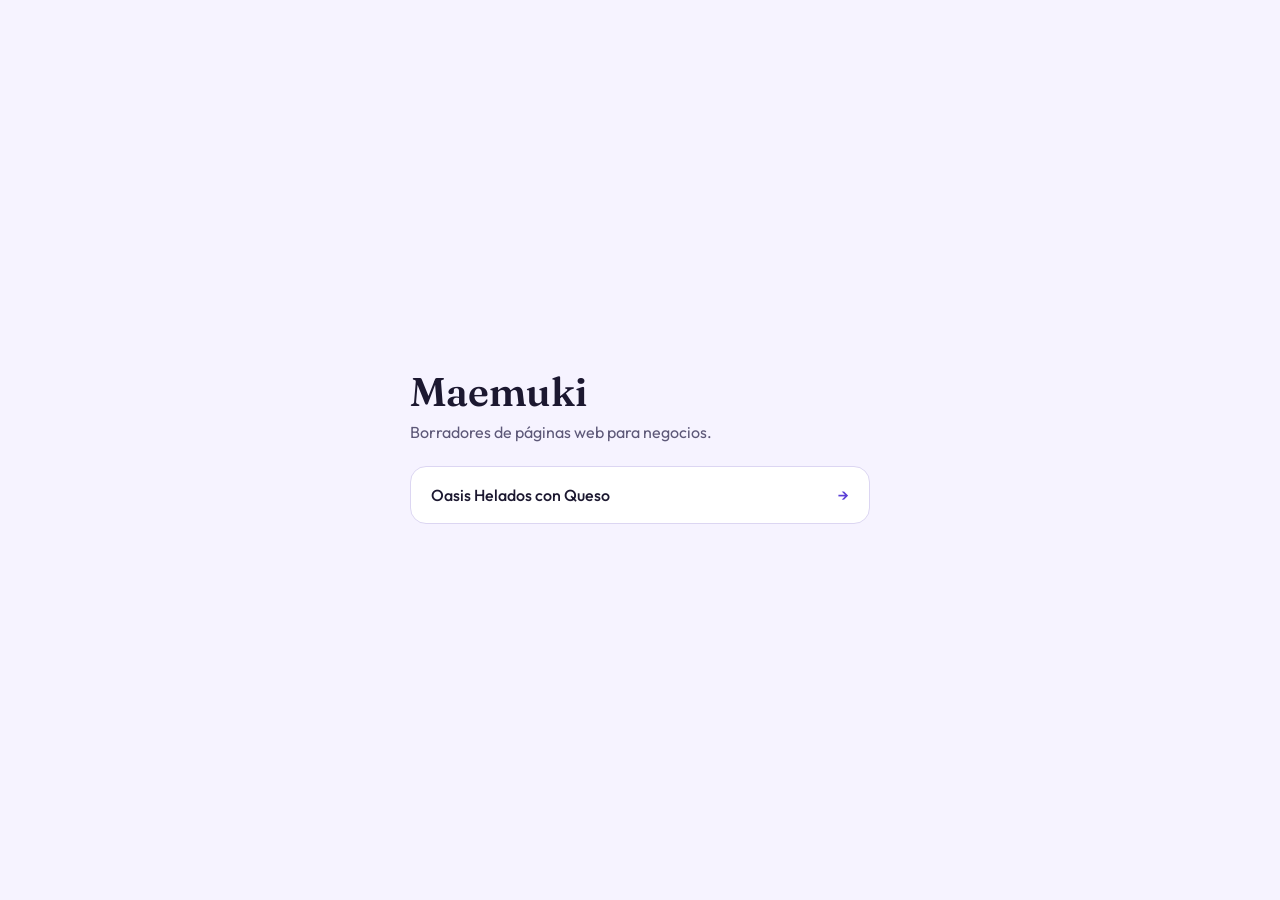
<file: index.html>
<!doctype html>
<html lang="es">
<head>
<meta charset="utf-8">
<meta name="viewport" content="width=device-width, initial-scale=1">
<meta name="robots" content="noindex, nofollow">
<title>Maemuki · Borradores</title>
<link rel="stylesheet" href="https://fonts.googleapis.com/css2?family=Fraunces:opsz,wght@9..144,600&family=Outfit:wght@400;500&display=swap">
<style>
:root{--bg:#f6f3ff;--ink:#1c1830;--muted:#5d5878;--line:#dcd6f2;--accent:#5b3fd6}
*{box-sizing:border-box}
body{margin:0;min-height:100vh;display:grid;place-items:center;background:var(--bg);color:var(--ink);font-family:"Outfit",system-ui,sans-serif;padding:24px}
main{max-width:460px;width:100%}
h1{font-family:"Fraunces",Georgia,serif;font-weight:600;font-size:40px;margin:0 0 6px}
p{color:var(--muted);margin:0 0 24px}
a{display:flex;justify-content:space-between;align-items:center;background:#fff;border:1px solid var(--line);border-radius:16px;padding:18px 20px;text-decoration:none;color:var(--ink);font-weight:500;margin-bottom:10px}
a span{color:var(--accent)}
</style>
</head>
<body>
<main>
  <h1>Maemuki</h1>
  <p>Borradores de páginas web para negocios.</p>
  <a href="oasis/">Oasis Helados con Queso <span>→</span></a>
</main>
</body>
</html>
</file>
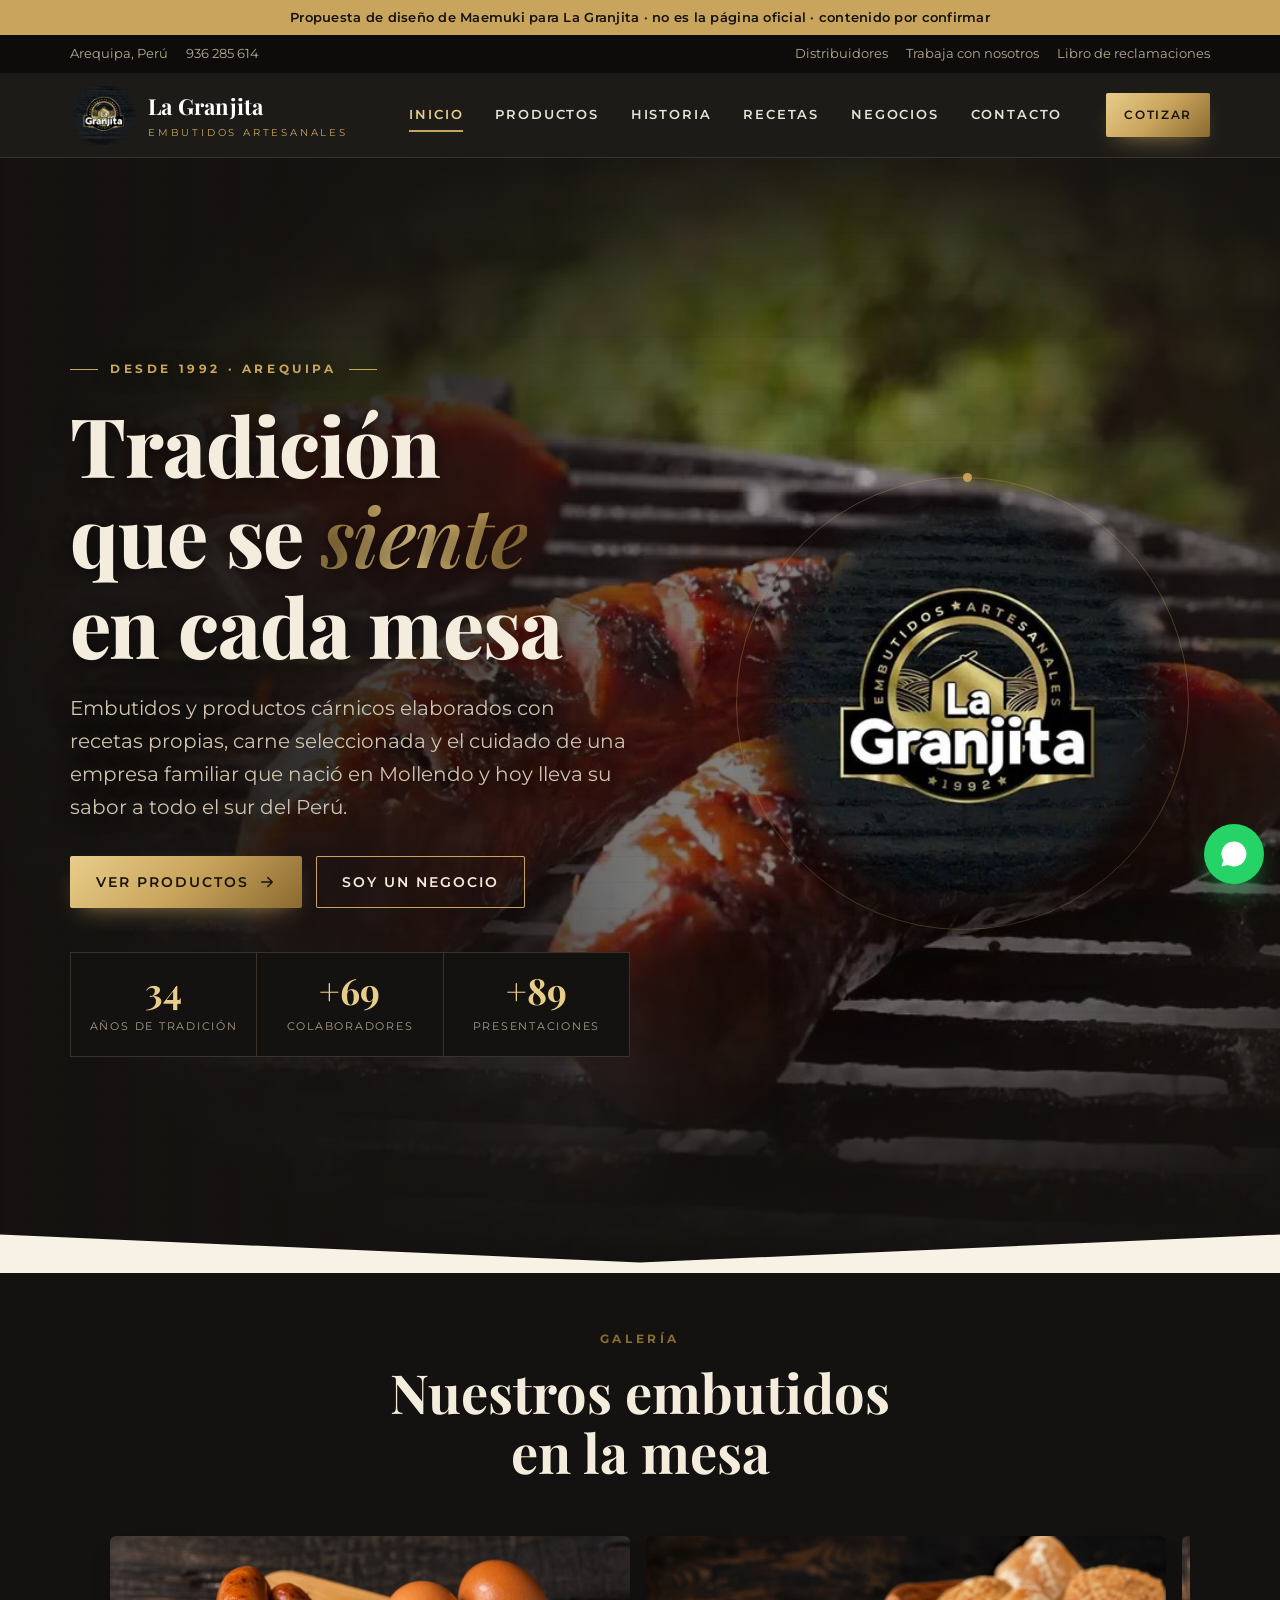
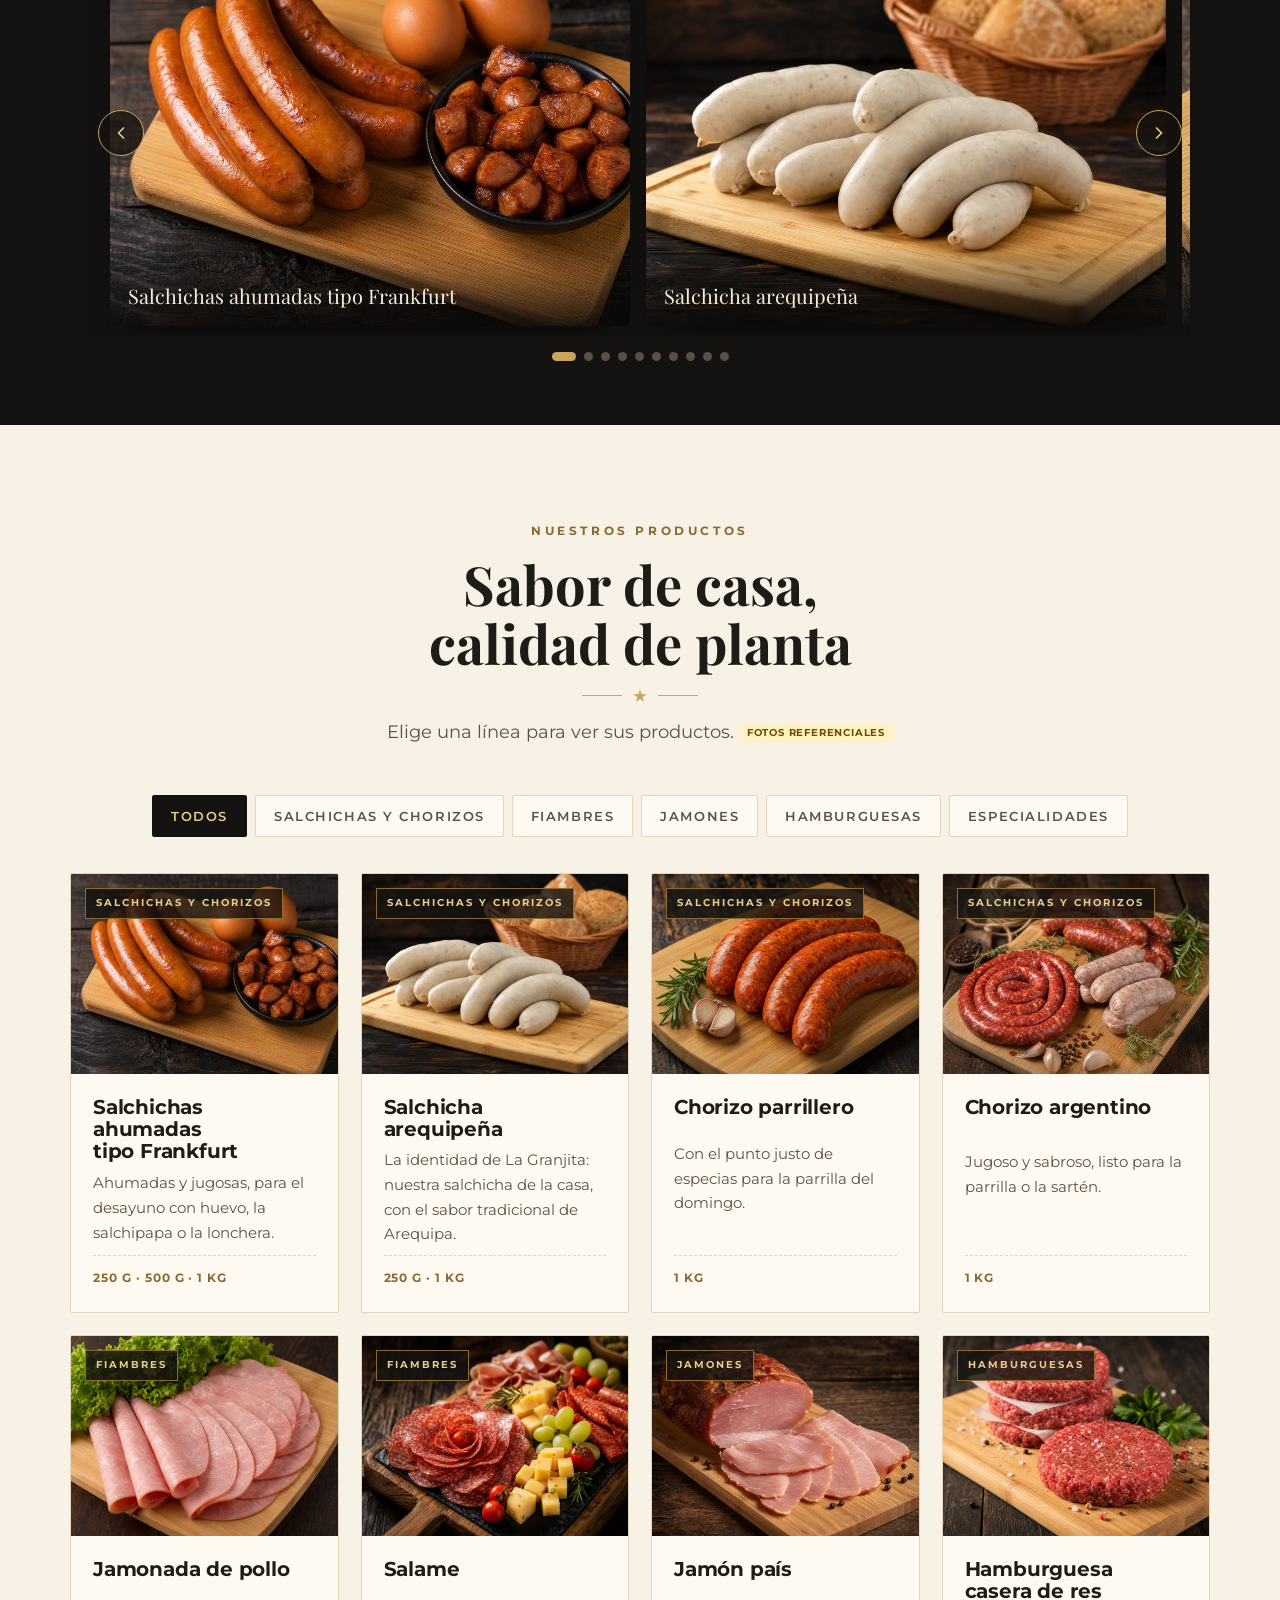
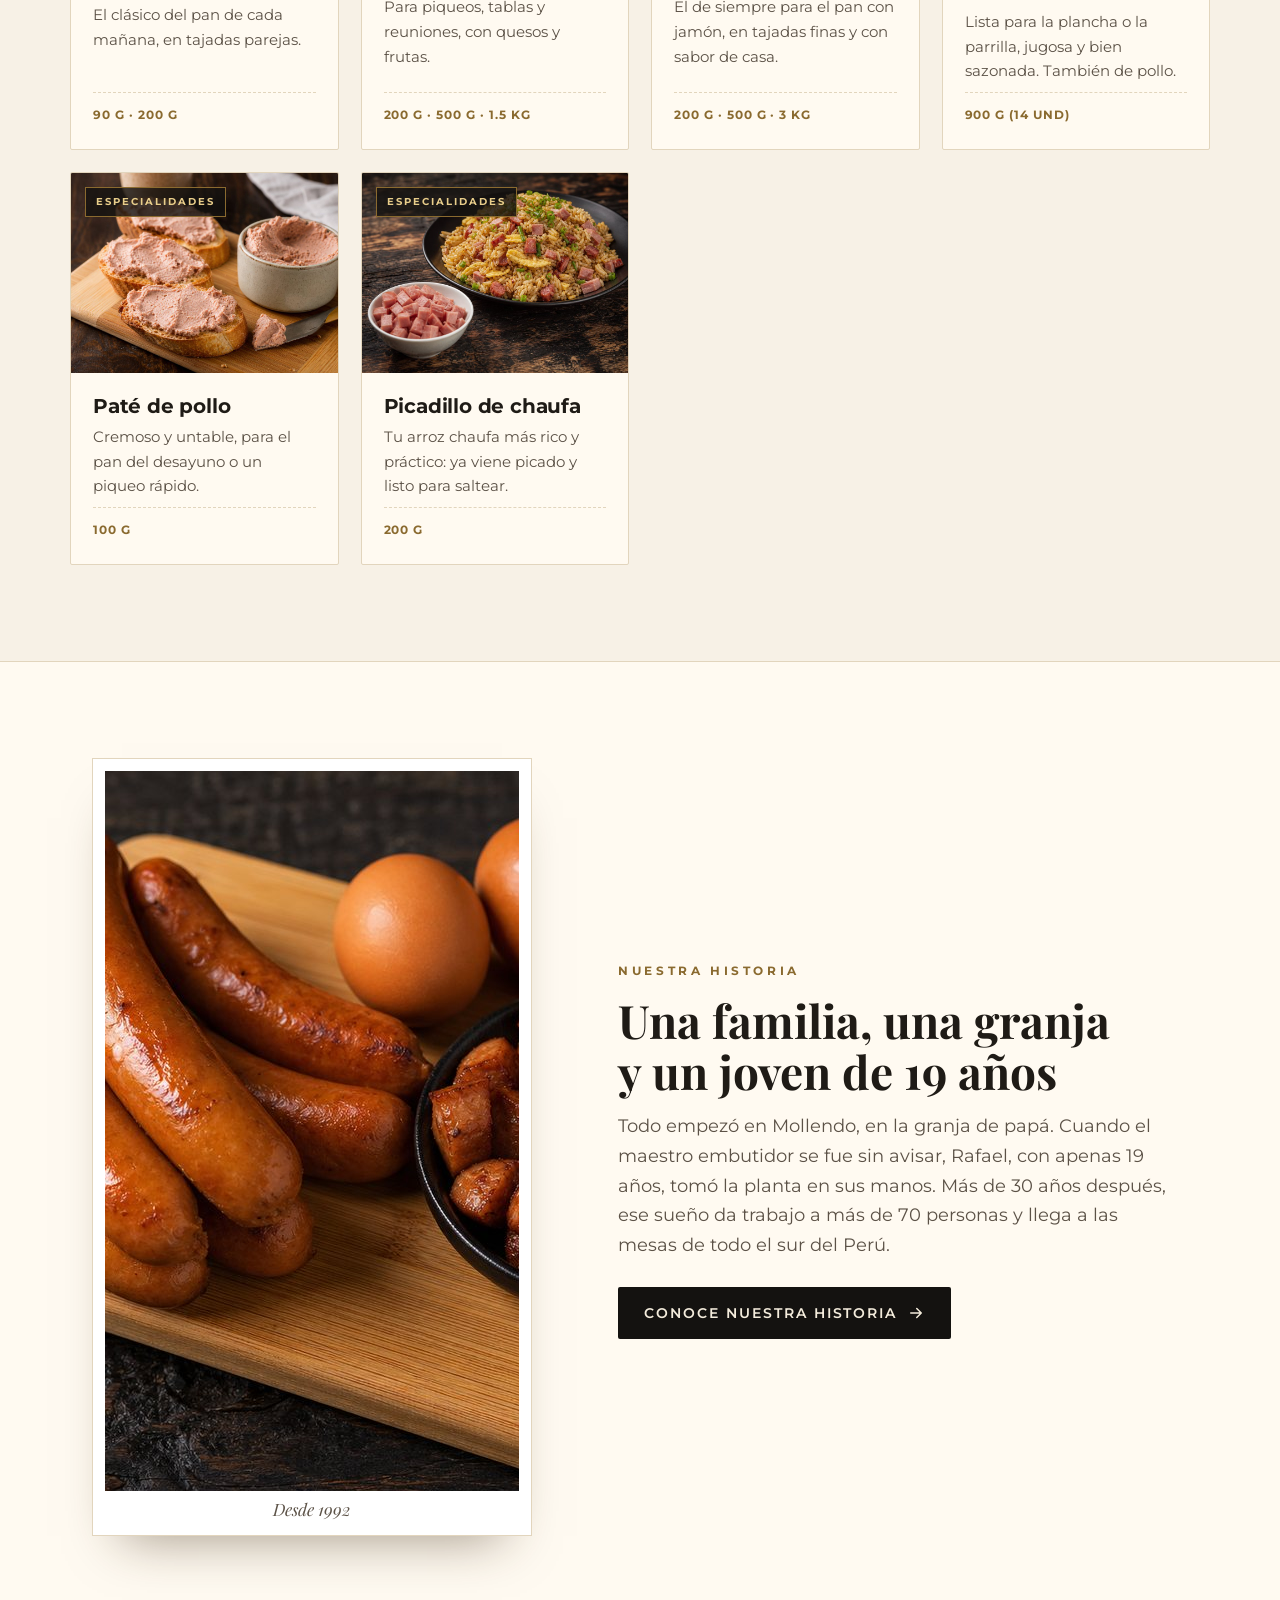
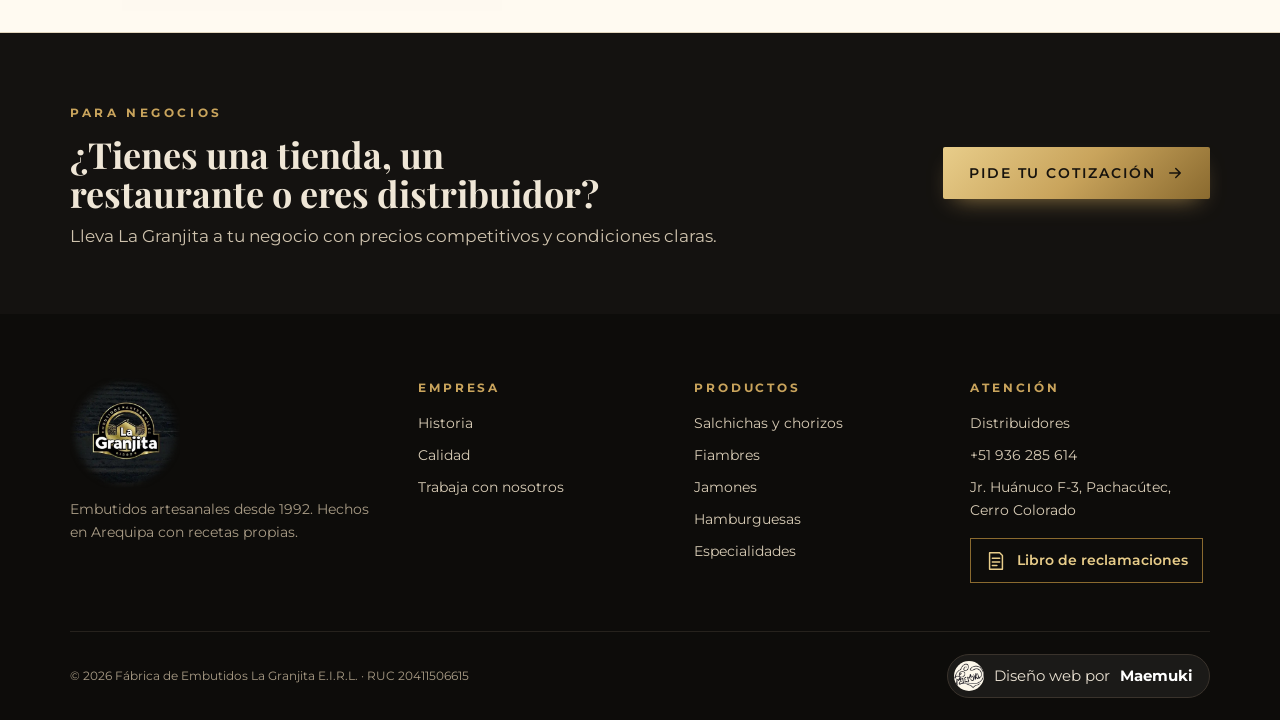
<file: lagranjita/index.html>
<!doctype html>
<html lang="es">
<head>
<meta charset="utf-8">
<meta name="viewport" content="width=device-width,initial-scale=1,viewport-fit=cover">
<title>La Granjita · Embutidos artesanales desde 1992</title>
<meta name="description" content="La Granjita: embutidos y productos cárnicos artesanales elaborados en Arequipa desde 1992. Calidad, tradición y sabor para tu mesa y tu negocio.">
<meta name="robots" content="noindex">
<meta name="theme-color" content="#141210">
<link rel="icon" href="logo-sm.png">
<link rel="preconnect" href="https://fonts.googleapis.com">
<link rel="preconnect" href="https://fonts.gstatic.com" crossorigin>
<link rel="stylesheet" href="https://fonts.googleapis.com/css2?family=Playfair+Display:ital,wght@0,600;0,700;0,800;1,600&family=Montserrat:wght@400;500;600;700&display=swap">
<style>
/* La Granjita — negro carbón + dorado del logo, secciones crema; estética artesanal premium */
:root{
  --coal:#141210; --coal2:#1d1a17; --coal3:#272320;
  --gold:#c9a45c; --gold-hi:#e8cd8a; --gold-lo:#8a6a2f;
  --cream:#f7f1e6; --cream2:#efe5d3; --paper:#fffaf1;
  --ink:#1f1b16; --ink-soft:#5c5247; --line:#e2d5bd; --line-dark:#3a332c;
  --red:#8e2b22;
  --display:"Playfair Display",Georgia,serif; --body:"Montserrat",system-ui,sans-serif;
  --wrap:1180px;
}
*{box-sizing:border-box}
html{scroll-behavior:smooth;scroll-padding-top:96px}
body{margin:0;background:var(--cream);color:var(--ink);font-family:var(--body);font-size:17px;line-height:1.65;-webkit-font-smoothing:antialiased;overflow-x:hidden}
img{display:block;max-width:100%}
a{color:inherit}
h1,h2,h3{font-family:var(--display);line-height:1.1;margin:0;text-wrap:balance}
p{margin:0}
.wrap{width:100%;max-width:var(--wrap);margin:0 auto;padding-inline:max(20px,env(safe-area-inset-left,0px))}
:focus-visible{outline:3px solid var(--gold);outline-offset:3px}
.gold{background:linear-gradient(100deg,var(--gold-lo),var(--gold-hi) 45%,var(--gold) 70%,var(--gold-lo));-webkit-background-clip:text;background-clip:text;color:transparent}

/* franja de borrador */
.demo{background:var(--gold);color:var(--coal);text-align:center;font-size:13px;font-weight:600;padding:7px 16px;letter-spacing:.02em}

/* barra superior */
.topbar{background:#0d0c0a;color:#b7aa93;font-size:13px}
.topbar .wrap{display:flex;justify-content:space-between;gap:16px;padding-block:8px;flex-wrap:wrap}
.topbar a{text-decoration:none}
.topbar a:hover{color:var(--gold-hi)}
.topbar .tb-l,.topbar .tb-r{display:flex;gap:18px;flex-wrap:wrap}
@media(max-width:720px){.topbar .tb-r{display:none}}

/* cabecera */
.head{position:sticky;top:0;z-index:40;background:rgba(20,18,16,.96);backdrop-filter:blur(10px);-webkit-backdrop-filter:blur(10px);border-bottom:1px solid var(--line-dark)}
.head .wrap{display:flex;align-items:center;gap:20px;height:84px}
.brand{display:flex;align-items:center;gap:12px;text-decoration:none;color:#fff}
.brand img{width:66px;height:66px}
.brand b{font-family:var(--display);font-size:22px;letter-spacing:.01em}
.brand small{display:block;font-size:10px;letter-spacing:.28em;text-transform:uppercase;color:var(--gold)}
.nav{display:none;margin-left:auto;gap:4px}
.nav a{color:#e9e1d2;text-decoration:none;font-size:13px;font-weight:600;letter-spacing:.14em;text-transform:uppercase;padding:10px 14px;border-radius:2px;position:relative}
.nav a::after{content:"";position:absolute;left:14px;right:14px;bottom:4px;height:2px;background:var(--gold);transform:scaleX(0);transition:transform .25s}
.nav a:hover::after,.nav a[aria-current="true"]::after{transform:scaleX(1)}
.head .cta{margin-left:auto}
@media(min-width:1040px){.nav{display:flex}.head .cta{margin-left:10px}}
.menu-btn{margin-left:10px;width:46px;height:46px;border:1px solid var(--line-dark);background:transparent;color:#fff;border-radius:2px;display:grid;place-items:center;cursor:pointer}
.menu-btn svg{width:22px;height:22px}
@media(min-width:1040px){.menu-btn{display:none}}
.drawer{position:fixed;inset:0;z-index:60;background:rgba(10,9,8,.6);display:none}
.drawer.open{display:block}
.drawer nav{position:absolute;right:0;top:0;bottom:0;width:min(320px,86vw);background:var(--coal);padding:28px 24px;display:grid;align-content:start;gap:4px;border-left:1px solid var(--gold-lo)}
.drawer nav a{color:#f1e9da;text-decoration:none;font-family:var(--display);font-size:24px;padding:12px 0;border-bottom:1px solid var(--line-dark)}
.drawer .x{justify-self:end;background:none;border:0;color:var(--gold);font-size:32px;cursor:pointer;line-height:1}

.btn{display:inline-flex;align-items:center;justify-content:center;gap:10px;min-height:52px;padding:0 26px;font:600 14px/1 var(--body);letter-spacing:.14em;text-transform:uppercase;text-decoration:none;border:0;border-radius:2px;cursor:pointer;transition:transform .15s,background .2s,color .2s,box-shadow .2s;white-space:nowrap}
.btn svg{width:18px;height:18px}
.btn-gold{background:linear-gradient(135deg,var(--gold-hi),var(--gold) 50%,var(--gold-lo));color:#17130d;box-shadow:0 10px 24px -12px rgba(201,164,92,.8)}
.btn-gold:hover{transform:translateY(-2px)}
.btn-line{background:transparent;color:#f4ecdc;box-shadow:inset 0 0 0 1px var(--gold)}
.btn-line:hover{background:rgba(201,164,92,.12)}
.btn-dark{background:var(--coal);color:#f4ecdc}
.btn-dark:hover{background:var(--coal3)}
.head .btn{min-height:44px;padding:0 18px;font-size:12px}

/* héroe */
.hero{position:relative;background:radial-gradient(ellipse at 70% 40%,#2b241c 0%,var(--coal) 62%);color:#f4ecdc;overflow:hidden;isolation:isolate}
.hero::before{content:"";position:absolute;inset:0;z-index:-1;opacity:.12;background:repeating-linear-gradient(90deg,rgba(255,255,255,.018) 0 2px,transparent 2px 9px),repeating-linear-gradient(0deg,rgba(0,0,0,.25) 0 1px,transparent 1px 26px)}
.hero .wrap{display:grid;gap:40px;align-items:center;padding-block:72px 96px}
@media(min-width:980px){.hero .wrap{grid-template-columns:1.1fr .9fr;padding-block:96px 120px}}
.kicker{display:inline-flex;align-items:center;gap:12px;font-size:12px;font-weight:700;letter-spacing:.3em;text-transform:uppercase;color:var(--gold)}
.kicker::before,.kicker::after{content:"";width:28px;height:1px;background:var(--gold)}
.hero h1{font-size:clamp(42px,7vw,82px);font-weight:800;margin:20px 0 22px;letter-spacing:-.01em}
.hero h1 em{font-style:italic;font-weight:600}
.hero p.lead{font-size:clamp(17px,2vw,20px);color:#cfc3ae;max-width:560px}
.hero .btns{display:flex;flex-wrap:wrap;gap:14px;margin-top:32px}
.badge-wrap{position:relative;justify-self:center;width:min(420px,82vw);aspect-ratio:1}
.badge-wrap::before{content:"";position:absolute;inset:6%;border-radius:50%;background:radial-gradient(circle,rgba(201,164,92,.28),transparent 65%);filter:blur(20px)}
.badge-wrap img{position:relative;width:100%;height:100%;object-fit:contain;filter:drop-shadow(0 30px 40px rgba(0,0,0,.6))}
.ring{position:absolute;inset:-4%;border:1px solid rgba(201,164,92,.35);border-radius:50%;animation:spin 60s linear infinite}
.ring::after{content:"";position:absolute;top:-5px;left:50%;width:9px;height:9px;border-radius:50%;background:var(--gold);box-shadow:0 0 14px var(--gold)}
@keyframes spin{to{transform:rotate(360deg)}}
.stats{display:grid;grid-template-columns:repeat(3,1fr);gap:1px;background:var(--line-dark);border:1px solid var(--line-dark);margin-top:44px;max-width:560px}
.stats div{background:var(--coal);padding:18px 16px;text-align:center}
.stats b{display:block;font-family:var(--display);font-size:clamp(26px,3.4vw,36px);color:var(--gold-hi);line-height:1.1}
.stats span{font-size:11px;letter-spacing:.16em;text-transform:uppercase;color:#a99c86}
.hero .edge{position:absolute;left:0;right:0;bottom:-1px;height:40px;background:var(--cream);clip-path:polygon(0 100%,100% 100%,100% 0,50% 70%,0 0)}

/* títulos de sección */
section{padding-block:96px}
.sh{display:grid;gap:14px;margin-bottom:48px;max-width:720px}
.sh.c{margin-inline:auto;text-align:center;justify-items:center}
.sh h2{font-size:clamp(34px,4.8vw,54px);font-weight:700}
.sh p{color:var(--ink-soft);font-size:18px}
.k2{font-size:12px;font-weight:700;letter-spacing:.3em;text-transform:uppercase;color:var(--gold-lo)}
.dark .k2{color:var(--gold)}
.orn{display:flex;align-items:center;gap:10px;color:var(--gold)}
.orn::before,.orn::after{content:"";width:40px;height:1px;background:currentColor}
.orn svg{width:16px;height:16px}

/* productos */
.lines{display:flex;flex-wrap:wrap;gap:8px;justify-content:center;margin-bottom:36px}
.lines button{font:600 13px var(--body);letter-spacing:.12em;text-transform:uppercase;padding:12px 18px;border:1px solid var(--line);background:var(--paper);color:var(--ink-soft);border-radius:2px;cursor:pointer;transition:all .2s}
.lines button[aria-pressed="true"]{background:var(--coal);border-color:var(--coal);color:var(--gold-hi)}
.grid{display:grid;gap:22px;grid-template-columns:repeat(auto-fill,minmax(250px,1fr))}
.prod{background:var(--paper);border:1px solid var(--line);border-radius:2px;overflow:hidden;display:flex;flex-direction:column;transition:transform .25s,box-shadow .25s}
.prod:hover{transform:translateY(-6px);box-shadow:0 26px 40px -26px rgba(40,25,10,.45)}
.prod .ph{position:relative;aspect-ratio:4/3;background:radial-gradient(circle at 50% 40%,#3a3026,var(--coal) 75%);display:grid;place-items:center;overflow:hidden}
.prod .ph img{width:100%;height:100%;object-fit:cover}
.prod .ph svg{width:46%;height:auto;color:var(--gold);opacity:.9;transition:transform .5s}
.prod:hover .ph svg{transform:scale(1.08) rotate(-4deg)}
.prod .tag{position:absolute;top:14px;left:14px;font-size:10px;font-weight:700;letter-spacing:.2em;text-transform:uppercase;background:rgba(20,18,16,.8);color:var(--gold-hi);padding:6px 10px;border:1px solid var(--gold-lo)}
.prod .bd{padding:22px 22px 24px;display:grid;gap:8px;flex:1}
.prod h3{font-size:23px}
.prod p{color:var(--ink-soft);font-size:15px}
.prod .pres{margin-top:auto;padding-top:12px;border-top:1px dashed var(--line);font-size:12px;letter-spacing:.08em;text-transform:uppercase;color:var(--gold-lo);font-weight:700}
.prod[hidden]{display:none}
.pend{display:inline-block;font:700 10px var(--body);letter-spacing:.08em;text-transform:uppercase;background:#fff2c4;color:#6b4f00;padding:3px 8px;border-radius:2px;vertical-align:middle}

/* nosotros */
.dark{background:var(--coal);color:#efe6d6}
.about{display:grid;gap:56px;align-items:center}
@media(min-width:980px){.about{grid-template-columns:1fr 1fr}}
.about .txt p+p{margin-top:16px}
.about .txt p{color:#cfc3ae}
.quote{font-family:var(--display);font-style:italic;font-size:clamp(22px,2.6vw,28px);line-height:1.35;color:var(--gold-hi);border-left:2px solid var(--gold);padding-left:20px;margin:28px 0}
.mv{display:grid;gap:16px;margin-top:28px}
@media(min-width:640px){.mv{grid-template-columns:1fr 1fr}}
.mv div{border:1px solid var(--line-dark);padding:22px;background:var(--coal2)}
.mv h3{font-size:20px;color:var(--gold-hi);margin-bottom:8px}
.mv p{font-size:15px}
.timeline{position:relative;display:grid;gap:26px;padding-left:34px}
.timeline::before{content:"";position:absolute;left:9px;top:6px;bottom:6px;width:1px;background:linear-gradient(var(--gold),var(--gold-lo))}
.tl{position:relative}
.tl::before{content:"";position:absolute;left:-31px;top:6px;width:13px;height:13px;border-radius:50%;background:var(--coal);border:2px solid var(--gold);box-shadow:0 0 0 4px rgba(201,164,92,.15)}
.tl b{font-family:var(--display);font-size:30px;color:var(--gold-hi);display:block;line-height:1}
.tl h3{font-family:var(--body);font-size:16px;font-weight:700;letter-spacing:.06em;text-transform:uppercase;margin:6px 0 4px;color:#fff}
.tl p{font-size:15px;color:#bfb29b}

/* calidad */
.steps{display:grid;gap:1px;background:var(--line);border:1px solid var(--line);grid-template-columns:repeat(auto-fit,minmax(230px,1fr))}
.step{background:var(--paper);padding:32px 26px;display:grid;gap:12px;align-content:start}
.step .n{font-family:var(--display);font-size:46px;line-height:1;color:var(--gold)}
.step h3{font-size:22px}
.step p{color:var(--ink-soft);font-size:15px}
.step svg{width:34px;height:34px;color:var(--gold-lo)}

/* recetas */
.recipes{display:grid;gap:22px;grid-template-columns:repeat(auto-fit,minmax(280px,1fr))}
.rec{position:relative;min-height:340px;border-radius:2px;overflow:hidden;display:flex;align-items:flex-end;color:#fff;text-decoration:none;background:var(--coal);isolation:isolate}
.rec .bg{position:absolute;inset:0;z-index:-2;transition:transform .6s}
.rec:hover .bg{transform:scale(1.06)}
.rec::after{content:"";position:absolute;inset:0;z-index:-1;background:linear-gradient(180deg,transparent 30%,rgba(10,9,8,.92))}
.rec .bd{padding:26px;display:grid;gap:8px}
.rec .meta{font-size:11px;letter-spacing:.2em;text-transform:uppercase;color:var(--gold-hi);font-weight:700}
.rec h3{font-size:26px}
.rec p{font-size:14px;color:#ddd2c0}
.rec .more{font-size:12px;letter-spacing:.16em;text-transform:uppercase;font-weight:700;color:var(--gold-hi);margin-top:6px}
.rec .more::after{content:" →"}
dialog.recipe{border:0;padding:0;max-width:min(640px,92vw);width:100%;border-radius:2px;background:var(--paper);color:var(--ink)}
dialog.recipe::backdrop{background:rgba(10,9,8,.7)}
dialog.recipe .dh{background:var(--coal);color:#fff;padding:26px}
dialog.recipe .dh h3{font-size:28px}
dialog.recipe .db{padding:26px;display:grid;gap:14px;max-height:65vh;overflow:auto}
dialog.recipe h4{margin:0;font-size:13px;letter-spacing:.16em;text-transform:uppercase;color:var(--gold-lo)}
dialog.recipe ul,dialog.recipe ol{margin:0;padding-left:20px;color:var(--ink-soft)}
dialog.recipe .close{float:right;background:none;border:0;color:var(--gold);font-size:30px;cursor:pointer;line-height:1}

/* negocios / distribuidores */
.b2b{display:grid;gap:44px;align-items:start}
@media(min-width:980px){.b2b{grid-template-columns:1fr 1fr}}
.perks{display:grid;gap:14px;margin-top:26px}
.perk{display:flex;gap:16px;align-items:flex-start;padding:18px;border:1px solid var(--line-dark);background:var(--coal2)}
.perk svg{flex:none;width:30px;height:30px;color:var(--gold)}
.perk h3{font-family:var(--body);font-size:16px;font-weight:700;color:#fff;margin-bottom:4px}
.perk p{font-size:14px;color:#bfb29b}
.form{background:var(--paper);color:var(--ink);padding:clamp(24px,4vw,40px);border-top:4px solid var(--gold);display:grid;gap:14px}
.form h3{font-size:28px}
.form label{display:grid;gap:6px;font-size:13px;font-weight:600;letter-spacing:.04em}
.form input,.form select,.form textarea{font:inherit;font-size:16px;color:var(--ink);background:#fff;border:1px solid var(--line);border-radius:2px;padding:13px 14px;width:100%}
.form textarea{min-height:96px;resize:vertical}
.two{display:grid;gap:14px}
@media(min-width:560px){.two{grid-template-columns:1fr 1fr}}
.form .note{font-size:12px;color:var(--ink-soft)}

/* dónde comprar / contacto */
.contact{display:grid;gap:28px}
@media(min-width:900px){.contact{grid-template-columns:1fr 1.2fr}}
.cards{display:grid;gap:14px}
.ccard{display:flex;gap:16px;align-items:flex-start;background:var(--paper);border:1px solid var(--line);padding:20px}
.ccard svg{flex:none;width:28px;height:28px;color:var(--gold-lo)}
.ccard h3{font-family:var(--body);font-size:13px;letter-spacing:.16em;text-transform:uppercase;color:var(--gold-lo);margin-bottom:4px}
.ccard p,.ccard a{font-size:16px;text-decoration:none}
.map{border:1px solid var(--line);min-height:360px;width:100%;height:100%;background:var(--cream2)}

/* redes */
.social{display:flex;flex-wrap:wrap;gap:12px;justify-content:center;margin-top:12px}
.social a{display:inline-flex;align-items:center;gap:10px;text-decoration:none;border:1px solid var(--line);background:var(--paper);padding:12px 18px;font-weight:600;font-size:14px}
.social svg{width:20px;height:20px;color:var(--gold-lo)}

/* pie */
footer{background:#0d0c0a;color:#a99c86;font-size:14px;padding-top:64px}
.ft{display:grid;gap:36px}
@media(min-width:900px){.ft{grid-template-columns:1.3fr 1fr 1fr 1fr}}
footer h4{font-family:var(--body);font-size:12px;letter-spacing:.24em;text-transform:uppercase;color:var(--gold);margin:0 0 14px}
footer a{text-decoration:none;color:#d8ccb6}
footer a:hover{color:var(--gold-hi)}
footer ul{list-style:none;margin:0;padding:0;display:grid;gap:9px}
.ft-brand img{width:110px;height:110px}
.ft-brand p{margin-top:10px;max-width:320px}
.reclamo{display:inline-flex;align-items:center;gap:10px;margin-top:16px;border:1px solid var(--gold-lo);padding:10px 14px;color:var(--gold-hi)!important;font-weight:600}
.reclamo svg{width:22px;height:22px}
.fb{border-top:1px solid #26221d;margin-top:48px;padding-block:22px calc(22px + env(safe-area-inset-bottom,0px));display:flex;flex-wrap:wrap;gap:10px 24px;justify-content:space-between;font-size:12px}

/* carrusel */
.car{background:var(--coal);padding:56px 0 64px}
.car .sh h2{color:#f4ecdc}.car .sh p{color:#b9ab93}
.car-box{position:relative;max-width:1100px;margin:0 auto}
.car-track{display:flex;overflow-x:auto;scroll-snap-type:x mandatory;scroll-behavior:smooth;gap:16px;padding:6px 20px 10px;scrollbar-width:none}
.car-track::-webkit-scrollbar{display:none}
.car-slide{flex:0 0 min(78%,520px);scroll-snap-align:center;position:relative;margin:0;border-radius:6px;overflow:hidden;aspect-ratio:4/3;background:var(--coal2);box-shadow:0 20px 40px -24px rgba(0,0,0,.8)}
.car-slide img{width:100%;height:100%;object-fit:cover;display:block}
.car-slide figcaption{position:absolute;left:0;right:0;bottom:0;padding:34px 18px 14px;background:linear-gradient(transparent,rgba(10,8,6,.85));color:#f4ecdc;font-family:var(--display);font-size:20px}
.car-btn{position:absolute;top:50%;transform:translateY(-50%);width:46px;height:46px;border-radius:50%;border:1px solid var(--gold);background:rgba(20,18,16,.75);color:var(--gold-hi);display:grid;place-items:center;cursor:pointer;z-index:2}
.car-btn svg{width:20px;height:20px}.car-prev{left:8px}.car-next{right:8px}
.car-dots{display:flex;justify-content:center;gap:8px;margin-top:16px}
.car-dots button{width:9px;height:9px;border-radius:50%;border:0;background:#5a4f42;padding:0;cursor:pointer}
.car-dots button[aria-current=true]{background:var(--gold);width:24px;border-radius:5px}
@media(max-width:640px){.car-btn{display:none}.car-slide{flex-basis:86%}}
/* catálogo completo */
.cat-tools{display:flex;flex-wrap:wrap;gap:12px;align-items:center;justify-content:space-between;margin:8px 0 18px}
.cat-tools input{font:inherit;font-size:16px;flex:1;min-width:220px;max-width:420px;padding:12px 16px;border:1px solid var(--line);border-radius:999px;background:var(--paper)}
.cat-note{font-size:13.5px;color:var(--ink-soft)}
.cat-fam{border:1px solid var(--line);background:var(--paper);border-radius:6px;margin-bottom:10px}
.cat-fam summary{cursor:pointer;list-style:none;display:flex;justify-content:space-between;align-items:center;padding:16px 20px;font-family:var(--display);font-size:21px}
.cat-fam summary::-webkit-details-marker{display:none}
.cat-fam summary span{font-family:var(--body);font-size:13px;color:var(--ink-soft)}
.cat-fam[open] summary{border-bottom:1px solid var(--line)}
.cat-row{display:grid;grid-template-columns:1fr auto;gap:8px 16px;align-items:center;padding:12px 20px;border-bottom:1px dashed var(--line)}
.cat-row:last-child{border-bottom:0}
.cat-row b{font-weight:600;font-size:15.5px}
.sizes{display:flex;flex-wrap:wrap;gap:6px;margin-top:6px}
.sizes span{font-size:12.5px;border:1px solid var(--line);border-radius:999px;padding:3px 10px;background:#fff}
.sizes span.b2b{border-color:var(--gold);background:#fbf3e2}
.cat-ask{font-size:13px;font-weight:600;color:var(--gold-lo);text-decoration:none;white-space:nowrap;border:1px solid var(--gold);border-radius:999px;padding:7px 12px}
.cat-empty{padding:18px;color:var(--ink-soft)}
@media(max-width:560px){.cat-row{padding:12px 14px}.cat-ask{padding:7px 10px}.cat-ask .lg-t{display:none}.stats span{letter-spacing:.06em;font-size:10px}}
/* whatsapp flotante */
.wa{position:fixed;right:max(16px,env(safe-area-inset-right,0px));bottom:calc(16px + env(safe-area-inset-bottom,0px));z-index:50;width:60px;height:60px;border-radius:50%;background:#25d366;color:#fff;display:grid;place-items:center;box-shadow:0 14px 28px -10px rgba(37,211,102,.8)}
.wa svg{width:30px;height:30px}
.wa[hidden]{display:none}

.rv{opacity:0;transform:translateY(26px);transition:opacity .8s ease,transform .8s ease}
.rv.in{opacity:1;transform:none}
@media(prefers-reduced-motion:reduce){*,*::before,*::after{animation:none!important;transition:none!important}.rv{opacity:1;transform:none}html{scroll-behavior:auto}}
@media(max-width:560px){.brand small{display:none}.brand b{font-size:19px;white-space:nowrap}.brand img{width:50px;height:50px}.head .btn{padding:0 14px}.stats b{font-size:22px}}
/* títulos pequeños en Montserrat: Playfair en tamaño chico hace que la "e" parezca "c" */
.step h3,.prod h3,.mv h3,.form h3,dialog.recipe .dh h3{font-family:var(--body);font-weight:700;letter-spacing:-.01em}
.step h3{font-size:20px}.prod h3{font-size:20px}.mv h3{font-size:18px}
/* video de portada: fondo tipo nube que se funde con la pantalla */
.hero-vid{position:absolute;inset:0;z-index:-2;pointer-events:none}
.hero-vid video{position:absolute;inset:0;width:100%;height:100%;object-fit:cover;object-position:60% 50%;filter:brightness(.78) saturate(1.08);
  -webkit-mask-image:radial-gradient(ellipse 78% 72% at 62% 48%,#000 30%,rgba(0,0,0,.55) 58%,transparent 82%);mask-image:radial-gradient(ellipse 78% 72% at 62% 48%,#000 30%,rgba(0,0,0,.55) 58%,transparent 82%)}
.hero-vid::after{content:"";position:absolute;inset:0;background:linear-gradient(90deg,rgba(20,18,16,.88) 0%,rgba(20,18,16,.62) 38%,rgba(20,18,16,.2) 68%,rgba(20,18,16,.45) 100%),linear-gradient(0deg,var(--coal) 0%,transparent 22%,transparent 82%,rgba(20,18,16,.7) 100%)}
.hero-vid video::-webkit-media-controls,.hero-vid video::-webkit-media-controls-start-playback-button{display:none!important;-webkit-appearance:none}
@media(max-width:979px){.hero-vid video{object-position:50% 50%;-webkit-mask-image:radial-gradient(ellipse 95% 70% at 50% 45%,#000 30%,rgba(0,0,0,.5) 60%,transparent 88%);mask-image:radial-gradient(ellipse 95% 70% at 50% 45%,#000 30%,rgba(0,0,0,.5) 60%,transparent 88%)}
  .hero-vid::after{background:linear-gradient(0deg,var(--coal) 0%,rgba(20,18,16,.55) 30%,rgba(20,18,16,.6) 70%,rgba(20,18,16,.8) 100%)}}
.hero h1,.hero p.lead,.hero .kicker{text-shadow:0 2px 18px rgba(0,0,0,.55)}
/* historia */
.story{background:radial-gradient(ellipse at 15% 0%,#fffaf0 0%,var(--cream) 55%),var(--cream);position:relative;overflow:hidden}
.story::before{content:"";position:absolute;inset:0;opacity:.5;pointer-events:none;background:radial-gradient(circle at 85% 20%,rgba(201,164,92,.16),transparent 40%),radial-gradient(circle at 10% 90%,rgba(142,43,34,.07),transparent 40%)}
.story .wrap{position:relative;max-width:1060px}
.story-intro{display:grid;gap:36px;align-items:center;margin-bottom:64px}
@media(min-width:900px){.story-intro{grid-template-columns:1.05fr .95fr}}
.story-intro .big{font-family:var(--display);font-size:clamp(24px,3vw,32px);line-height:1.4;color:var(--ink)}
.story-intro .big::first-letter{float:left;font-size:3.3em;line-height:.82;padding:6px 10px 0 0;color:var(--gold-lo);font-weight:800}
.photo-frame{position:relative;aspect-ratio:4/5;max-width:400px;justify-self:center;width:100%;background:var(--paper);padding:14px 14px 56px;box-shadow:0 30px 50px -30px rgba(60,40,15,.5);transform:rotate(-2deg);border:1px solid var(--line)}
.photo-frame .ph-in{width:100%;height:100%;display:grid;place-items:center;text-align:center;background:linear-gradient(160deg,#2a231c,#141210);color:#cdbd9c;font-size:14px;padding:20px;gap:10px;align-content:center}
.photo-frame .ph-in img{width:46%;opacity:.9}
.photo-frame figcaption{position:absolute;left:0;right:0;bottom:16px;text-align:center;font-family:var(--display);font-style:italic;color:var(--ink-soft);font-size:17px}
.photo-frame::after{content:"";position:absolute;top:-12px;left:50%;width:110px;height:28px;transform:translateX(-50%) rotate(3deg);background:rgba(232,205,138,.55)}
.chapters{position:relative;display:grid;gap:22px}
@media(min-width:900px){.chapters{grid-template-columns:1fr 1fr;gap:26px 34px}}
.chap{background:rgba(255,250,241,.85);border:1px solid var(--line);border-radius:4px;padding:28px 28px 30px;position:relative}
.chap .num{font-family:var(--display);font-style:italic;color:var(--gold);font-size:15px;letter-spacing:.06em}
.chap h3{font-family:var(--display);font-size:clamp(24px,2.6vw,30px);margin:6px 0 12px;line-height:1.15}
.chap p{color:var(--ink-soft);font-size:16.5px}
.chap p+p{margin-top:10px}
.chap.wide{grid-column:1/-1;background:var(--coal);color:#efe6d6;border-color:var(--coal)}
.chap.wide h3{color:#fff}.chap.wide p{color:#cfc3ae}.chap.wide .num{color:var(--gold-hi)}
.advice{margin:56px auto 0;max-width:760px;text-align:center}
.advice small{display:block;font-size:12px;letter-spacing:.28em;text-transform:uppercase;color:var(--gold-lo);font-weight:700;margin-bottom:14px}
.advice p{font-family:var(--display);font-style:italic;font-size:clamp(26px,3.6vw,40px);line-height:1.25;color:var(--ink)}
.advice .sig{margin-top:16px;font-family:var(--body);font-style:normal;font-size:15px;color:var(--ink-soft)}
.src{display:block;text-align:center;margin-top:28px;font-size:12px;color:var(--ink-soft)}
.src a{color:var(--gold-lo)}
/* ajustes celular: video sin estirarse, productos en 2 columnas */
@media(max-width:979px){
  .hero .wrap{padding-block:calc(52vw + 8px) 72px;gap:28px}
  .hero-vid{bottom:auto;height:calc(75vw + 120px)}
  .hero-vid video{object-position:50% 50%;-webkit-mask-image:linear-gradient(180deg,#000 0%,#000 55%,transparent 100%);mask-image:linear-gradient(180deg,#000 0%,#000 55%,transparent 100%)}
  .hero-vid::after{background:linear-gradient(180deg,rgba(20,18,16,.15) 0%,rgba(20,18,16,.1) 35%,rgba(20,18,16,.75) 70%,var(--coal) 100%)}
  .badge-wrap{width:min(230px,58vw)}
}
@media(max-width:600px){
  section{padding-block:68px}
  .sh{margin-bottom:32px}
  .lines{flex-wrap:nowrap;overflow-x:auto;justify-content:flex-start;margin-inline:-20px;padding:2px 20px 8px;scrollbar-width:none}
  .lines::-webkit-scrollbar{display:none}
  .lines button{flex:none;padding:10px 14px;font-size:11px}
  .grid{grid-template-columns:1fr 1fr;gap:12px}
  .prod .bd{padding:14px 14px 16px;gap:6px}
  .prod h3{font-size:16px;line-height:1.2}
  .prod p{font-size:13px;line-height:1.45;display:-webkit-box;-webkit-line-clamp:3;-webkit-box-orient:vertical;overflow:hidden;max-height:calc(1.45em * 3)}
  .prod .tag{top:8px;left:8px;font-size:8px;letter-spacing:.12em;padding:4px 6px}
  .prod .pres{font-size:10px;padding-top:8px}
  .recipes .rec{min-height:280px}
  .chap{padding:22px 20px 24px}
}
/* pestañas */
[data-views][hidden]{display:none!important}
.nav a[aria-current="page"]::after{transform:scaleX(1)}
.nav a[aria-current="page"]{color:var(--gold-hi)}
.drawer nav a[aria-current="page"]{color:var(--gold-hi)}
.view-top{padding-top:8px}
.teaser{background:var(--paper);border-top:1px solid var(--line);border-bottom:1px solid var(--line)}
.tz{display:grid;gap:36px;align-items:center}
@media(min-width:900px){.tz{grid-template-columns:.9fr 1.1fr;gap:64px}}
.tz-ph{margin:0;position:relative;background:#fff;padding:12px 12px 44px;border:1px solid var(--line);box-shadow:0 30px 50px -30px rgba(60,40,15,.5);transform:rotate(-2deg);max-width:440px;justify-self:center}
.tz-ph img{width:100%;aspect-ratio:4/3;object-fit:cover}
.tz-ph::after{content:"Desde 1992";position:absolute;left:0;right:0;bottom:12px;text-align:center;font-family:var(--display);font-style:italic;color:var(--ink-soft)}
.tz h2{font-size:clamp(30px,4vw,46px);margin:12px 0 16px}
.tz p{color:var(--ink-soft);font-size:18px;margin-bottom:26px;max-width:560px}
.tz-b2b{background:var(--coal);color:#efe6d6;padding-block:64px}
.tz-b2b .wrap{display:flex;flex-wrap:wrap;gap:24px 40px;align-items:center;justify-content:space-between}
.tz-b2b h2{font-size:clamp(26px,3.2vw,36px);margin:10px 0 8px;max-width:640px}
.tz-b2b p{color:#cfc3ae}
.tz-b2b .k2{color:var(--gold)}
.fb{align-items:center}
.mk-credit{display:inline-flex;align-items:center;gap:10px;padding:6px 16px 6px 6px;border-radius:999px;background:rgba(255,255,255,.06);border:1px solid #3a332c;color:#e9e1d2!important;text-decoration:none;font-size:15px;transition:background .2s,border-color .2s}
.mk-credit:hover{background:rgba(201,164,92,.12);border-color:var(--gold-lo)}
.mk-credit img{width:30px;height:30px;border-radius:50%;background:#fdf8eb;object-fit:cover}
.mk-credit b{color:#fff}
</style>
</head>
<body>
<div class="demo">Propuesta de diseño de Maemuki para La Granjita · no es la página oficial · contenido por confirmar</div>

<div class="topbar"><div class="wrap">
  <div class="tb-l"><span>Arequipa, Perú</span><a href="#contacto" id="tbPhone">936 285 614</a></div>
  <div class="tb-r"><a href="#negocios">Distribuidores</a><a href="#contacto">Trabaja con nosotros</a><a href="#reclamaciones">Libro de reclamaciones</a></div>
</div></div>

<header class="head"><div class="wrap">
  <a class="brand" href="#inicio" aria-label="La Granjita, inicio"><img src="logo-sm.png" alt="" width="66" height="66"><span><b>La Granjita</b><small>Embutidos artesanales</small></span></a>
  <nav class="nav" aria-label="Principal">
    <a href="#inicio">Inicio</a><a href="#productos">Productos</a><a href="#historia">Historia</a><a href="#recetas">Recetas</a><a href="#negocios">Negocios</a><a href="#contacto">Contacto</a>
  </nav>
  <a class="btn btn-gold cta" href="#negocios">Cotizar</a>
  <button class="menu-btn" type="button" id="menuBtn" aria-label="Abrir menú" aria-expanded="false"><svg viewBox="0 0 24 24" fill="none" stroke="currentColor" stroke-width="2" stroke-linecap="round"><path d="M4 7h16M4 12h16M4 17h16"/></svg></button>
</div></header>

<div class="drawer" id="drawer" aria-hidden="true">
  <nav aria-label="Menú">
    <button class="x" type="button" id="drawerX" aria-label="Cerrar menú">×</button>
    <a href="#inicio">Inicio</a><a href="#productos">Productos</a><a href="#historia">Historia</a><a href="#recetas">Recetas</a><a href="#negocios">Para negocios</a><a href="#contacto">Contacto</a>
  </nav>
</div>

<main id="inicio">
  <!-- HÉROE -->
  <section class="hero" data-views="inicio"><div class="hero-vid" aria-hidden="true"><video id="heroVideo" src="portada.mp4?v=1" poster="portada.jpg" autoplay muted loop playsinline webkit-playsinline preload="auto" disablepictureinpicture disableremoteplayback></video></div><div class="wrap">
    <div>
      <span class="kicker">Desde 1992 · Arequipa</span>
      <h1>Tradición que se <em class="gold">siente</em> en cada mesa</h1>
      <p class="lead">Embutidos y productos cárnicos elaborados con recetas propias, carne seleccionada y el cuidado de una empresa familiar que nació en Mollendo y hoy lleva su sabor a todo el sur del Perú.</p>
      <div class="btns">
        <a class="btn btn-gold" href="#productos">Ver productos <svg viewBox="0 0 24 24" fill="none" stroke="currentColor" stroke-width="2" stroke-linecap="round" stroke-linejoin="round"><path d="M5 12h14M13 6l6 6-6 6"/></svg></a>
        <a class="btn btn-line" href="#negocios">Soy un negocio</a>
      </div>
      <div class="stats">
        <div><b data-count="34">34</b><span>años de tradición</span></div>
        <div><b data-count="70" data-prefix="+">+70</b><span>colaboradores</span></div>
        <div><b data-count="90" data-prefix="+">+90</b><span>presentaciones</span></div>
      </div>
    </div>
    <div class="badge-wrap"><span class="ring" aria-hidden="true"></span><img src="logo-badge.png" alt="Logo de La Granjita, embutidos artesanales desde 1992" width="360" height="360"></div>
  </div><div class="edge" aria-hidden="true"></div></section>

  <!-- CARRUSEL -->
  <section class="car" data-views="inicio" aria-roledescription="carrusel" aria-label="Galería de productos"><div class="wrap">
    <div class="sh c rv"><span class="k2">Galería</span><h2>Nuestros embutidos en la mesa</h2></div>
  </div>
    <div class="car-box">
      <button class="car-btn car-prev" type="button" aria-label="Foto anterior"><svg viewBox="0 0 24 24" fill="none" stroke="currentColor" stroke-width="2" stroke-linecap="round" stroke-linejoin="round"><path d="M15 6l-6 6 6 6"/></svg></button>
      <div class="car-track" id="carTrack" tabindex="0"></div>
      <button class="car-btn car-next" type="button" aria-label="Foto siguiente"><svg viewBox="0 0 24 24" fill="none" stroke="currentColor" stroke-width="2" stroke-linecap="round" stroke-linejoin="round"><path d="M9 6l6 6-6 6"/></svg></button>
    </div>
    <div class="car-dots" id="carDots" role="group" aria-label="Elegir foto"></div>
  </section>

  <!-- PRODUCTOS -->
  <section id="productos" data-views="inicio productos"><div class="wrap">
    <div class="sh c rv"><span class="k2">Nuestros productos</span><h2>Sabor de casa, calidad de planta</h2><div class="orn" aria-hidden="true"><svg viewBox="0 0 24 24" fill="currentColor"><path d="M12 2l2.4 7.2H22l-6.2 4.5 2.4 7.3L12 16.5 5.8 21l2.4-7.3L2 9.2h7.6z"/></svg></div><p>Elige una línea para ver sus productos. <span class="pend">Fotos referenciales</span></p></div>
    <div class="lines rv" id="lines" role="group" aria-label="Líneas de producto"></div>
    <div class="grid" id="grid"></div>
  </div></section>

  <!-- CATÁLOGO COMPLETO -->
  <section id="catalogo" data-views="productos" style="padding-top:0"><div class="wrap">
    <div class="sh c rv"><span class="k2">Catálogo completo</span><h2>Todas nuestras presentaciones</h2><p>Busca tu producto y pídelo por WhatsApp. Las presentaciones marcadas en dorado son para negocios, restaurantes y food service.</p></div>
    <div class="cat-tools"><input type="search" id="catSearch" placeholder="Buscar: jamón, chorizo, hot dog…" aria-label="Buscar producto"><span class="cat-note" id="catCount"></span></div>
    <div id="catList"></div>
  </div></section>

  <!-- AVANCE DE LA HISTORIA (solo en inicio) -->
  <section class="teaser" data-views="inicio"><div class="wrap tz">
    <figure class="tz-ph rv"><img src="fotos/salchichas.jpg?v=2" alt="Salchichas La Granjita sobre tabla de madera" loading="lazy" width="960" height="720"></figure>
    <div class="rv">
      <span class="k2">Nuestra historia</span>
      <h2>Una familia, una granja y un joven de 19 años</h2>
      <p>Todo empezó en Mollendo, en la granja de papá. Cuando el maestro embutidor se fue sin avisar, Rafael, con apenas 19 años, tomó la planta en sus manos. Más de 30 años después, ese sueño da trabajo a más de 70 personas y llega a las mesas de todo el sur del Perú.</p>
      <a class="btn btn-dark" href="#historia">Conoce nuestra historia <svg viewBox="0 0 24 24" fill="none" stroke="currentColor" stroke-width="2" stroke-linecap="round" stroke-linejoin="round"><path d="M5 12h14M13 6l6 6-6 6"/></svg></a>
    </div>
  </div></section>

  <!-- AVANCE NEGOCIOS (solo en inicio) -->
  <section class="tz-b2b" data-views="inicio"><div class="wrap">
    <div><span class="k2">Para negocios</span><h2>¿Tienes una tienda, un restaurante o eres distribuidor?</h2><p>Lleva La Granjita a tu negocio con precios competitivos y condiciones claras.</p></div>
    <a class="btn btn-gold" href="#negocios">Pide tu cotización <svg viewBox="0 0 24 24" fill="none" stroke="currentColor" stroke-width="2" stroke-linecap="round" stroke-linejoin="round"><path d="M5 12h14M13 6l6 6-6 6"/></svg></a>
  </div></section>

  <!-- HISTORIA -->
  <section class="story" id="historia" data-views="historia"><div class="wrap">
    <div class="sh c rv"><span class="k2">Nuestra historia</span><h2>Antes de ser una marca, fuimos una familia</h2><div class="orn" aria-hidden="true"><svg viewBox="0 0 24 24" fill="currentColor"><path d="M12 21s-8.5-5.2-8.5-11.3A4.8 4.8 0 0 1 12 6.6a4.8 4.8 0 0 1 8.5 3.1C20.5 15.8 12 21 12 21z"/></svg></div></div>
    <div class="story-intro">
      <p class="big rv">En Mollendo, entre gallinas, chanchos y madrugadas de trabajo, una familia soñó con llevar a la mesa de todos el sabor de lo hecho en casa. Esta es la historia de cómo un joven de 19 años convirtió ese sueño en La Granjita.</p>
      <figure class="photo-frame rv"><div class="ph-in"><img src="logo-badge.png" alt="" width="180" height="180"><span>Aquí va una foto de Don Rafael con su familia o su equipo</span><span class="pend">foto por confirmar</span></div><figcaption>La familia Chang</figcaption></figure>
    </div>
    <div class="chapters">
      <article class="chap rv"><span class="num">I · El comienzo</span><h3>La granja de papá</h3><p>El papá de Rafael criaba aves y cerdos en su granja. Un día decidió dar un paso más: montar una pequeña planta artesanal para hacer embutidos con lo mejor de casa.</p></article>
      <article class="chap rv"><span class="num">II · 19 años</span><h3>Cuando todo dependía de él</h3><p>El maestro embutidor se fue sin avisar y nunca volvió. Pasaron nueve meses y su papá le pidió a Rafael, con apenas 19 años, que pusiera la planta en marcha.</p><p>Aprendió cada proceso con sus propias manos y se puso una meta: producir más, y hacerlo bien.</p></article>
      <article class="chap rv"><span class="num">III · El camino</span><h3>Mollendo – Arequipa, tres veces por semana</h3><p>Viajaba para comprar la materia prima y entregar los pedidos. En cada viaje confirmaba lo mismo: Arequipa quería más de su sabor.</p></article>
      <article class="chap rv"><span class="num">IV · Las caídas</span><h3>Caer y volver a empezar</h3><p>Hubo compras que salieron mal, ventas que no alcanzaron y noches pensando en venderlo todo. Pero siempre aparecía una solución, y Rafael le daba al negocio una oportunidad más.</p><p>Aprendió a confiar con cuidado y a trabajar solo en lo que conoce bien. Y a su lado, siempre, Yamili, su esposa, con un apoyo incondicional.</p></article>
      <article class="chap wide rv"><span class="num">V · El sueño cumplido</span><h3>2003: nuestra propia fábrica en Arequipa</h3><p>Durante años soñó con un terreno y una fábrica propia en Arequipa. En 2003 ese sueño se hizo realidad. Hoy, con más de 70 colaboradores, seguimos trabajando con los mismos valores del primer día: integridad, no engañar a nadie y acompañar a nuestro equipo hasta el final. Porque para nosotros, las personas son lo más valioso que tenemos.</p></article>
    </div>
    <div class="advice rv"><small>Su consejo para los que sueñan</small><p>Da el primer paso, por pequeño que sea, y actúa.</p><div class="sig">Rafael Chang Padilla, gerente de La Granjita</div></div>
    <span class="src">Historia basada en la entrevista de la serie <a href="https://novuz.blog/2026/04/03/serie-sonadores-que-cumplen-rafael-chang-padilla/" target="_blank" rel="noopener">“Soñadores que cumplen”, nOVUz (2026)</a>.</span>
  </div></section>

  <section class="dark" id="nosotros" data-views="historia"><div class="wrap about">
    <div class="txt rv">
      <span class="k2">Nuestra historia</span>
      <h2 style="font-size:clamp(34px,4.8vw,54px);margin:14px 0 22px">De Mollendo a todo el sur del Perú</h2>
      <p>Somos una empresa <b style="color:#fff">100% arequipeña</b> dedicada a la producción y comercialización de productos alimenticios con alto valor nutritivo, bajo estándares de calidad elevados.</p>
      <p>La Granjita nació en 1992 en Mollendo como un pequeño taller familiar de embutidos. Con trabajo constante y recetas que se fueron perfeccionando año tras año, en 2003 dio el gran paso: una planta propia en Arequipa.</p>
      <p>Hoy, con más de 70 colaboradores, seguimos haciendo lo que mejor sabemos: embutidos con sabor de verdad, a precios justos. Los encuentras en supermercados, tiendas y con nuestros distribuidores en todo el sur del Perú.</p>
      <p class="quote">“Hacemos embutidos como en casa, con la seguridad de una planta moderna.” <span class="pend" style="font-style:normal">frase por confirmar</span></p>
      <div class="mv">
        <div><h3>Misión</h3><p>Satisfacer las necesidades de nuestros clientes y consumidores elaborando embutidos y productos cárnicos de calidad.</p></div>
        <div><h3>Visión</h3><p>Ser una empresa líder en embutidos de calidad, reconocida en el mercado nacional e internacional.</p></div>
      </div>
    </div>
    <div class="timeline rv">
      <div class="tl"><b>1992</b><h3>Nace en Mollendo</h3><p>Un taller familiar con recetas propias y mucho cariño por el buen sabor.</p></div>
      <div class="tl"><b>2003</b><h3>Planta en Arequipa</h3><p>Una planta moderna y propia en Arequipa, con espacio para seguir creciendo.</p></div>
      <div class="tl"><b>Hoy</b><h3>Más de 70 colaboradores</h3><p>Más de 90 presentaciones y presencia en supermercados y tiendas de todo el sur.</p></div>
      <div class="tl"><b>Mañana</b><h3>Nuevos mercados</h3><p>Ampliar la planta, sumar productos y llevar nuestro sabor más lejos.</p></div>
    </div>
  </div></section>

  <!-- CALIDAD -->
  <section id="calidad" data-views="historia"><div class="wrap">
    <div class="sh c rv"><span class="k2">Calidad e inocuidad</span><h2>Del campo a tu mesa, con cuidado en cada paso</h2></div>
    <div class="steps rv">
      <div class="step"><span class="n">01</span><svg viewBox="0 0 24 24" fill="none" stroke="currentColor" stroke-width="1.6" stroke-linecap="round" stroke-linejoin="round"><path d="M3 7l9-4 9 4-9 4-9-4z"/><path d="M3 7v10l9 4 9-4V7"/></svg><h3>Carne seleccionada</h3><p>Trabajamos con proveedores de confianza y recibimos cada lote con control de temperatura.</p></div>
      <div class="step"><span class="n">02</span><svg viewBox="0 0 24 24" fill="none" stroke="currentColor" stroke-width="1.6" stroke-linecap="round" stroke-linejoin="round"><path d="M12 3v18M5 8l7-5 7 5"/><path d="M5 21h14"/></svg><h3>Recetas propias</h3><p>Fórmulas que perfeccionamos desde 1992, pesadas con precisión para un sabor siempre igual.</p></div>
      <div class="step"><span class="n">03</span><svg viewBox="0 0 24 24" fill="none" stroke="currentColor" stroke-width="1.6" stroke-linecap="round" stroke-linejoin="round"><path d="M12 2c3 4 5 6.5 5 10a5 5 0 0 1-10 0c0-3.5 2-6 5-10z"/></svg><h3>Cocción controlada</h3><p>Horneado y enfriado con tiempos y temperaturas medidos para cuidar textura e inocuidad.</p></div>
      <div class="step"><span class="n">04</span><svg viewBox="0 0 24 24" fill="none" stroke="currentColor" stroke-width="1.6" stroke-linecap="round" stroke-linejoin="round"><path d="M3 7h11v10H3zM14 10h4l3 3v4h-7"/><circle cx="7" cy="18" r="2"/><circle cx="17" cy="18" r="2"/></svg><h3>Cadena de frío</h3><p>Almacenamos en cámara y cuidamos el frío hasta que llega a cada tienda y supermercado.</p></div>
    </div>
    <p class="rv" style="text-align:center;margin-top:24px;color:var(--ink-soft)">Certificaciones y registros sanitarios: <span class="pend">por confirmar</span></p>
  </div></section>

  <!-- RECETAS -->
  <section style="background:var(--cream2)" id="recetas" data-views="recetas"><div class="wrap">
    <div class="sh rv"><span class="k2">Ideas para tu mesa</span><h2>Recetas con La Granjita</h2><p>Toca una receta para ver los ingredientes y la preparación.</p></div>
    <div class="recipes" id="recipes"></div>
  </div></section>

  <!-- NEGOCIOS -->
  <section class="dark" id="negocios" data-views="negocios"><div class="wrap b2b">
    <div class="rv">
      <span class="k2">Para negocios</span>
      <h2 style="font-size:clamp(34px,4.8vw,54px);margin:14px 0 18px">Lleva La Granjita a tu negocio</h2>
      <p style="color:#cfc3ae">Supermercados, bodegas, minimarkets, restaurantes y distribuidores: trabajemos juntos para llevar La Granjita a más mesas.</p>
      <div class="perks">
        <div class="perk"><svg viewBox="0 0 24 24" fill="none" stroke="currentColor" stroke-width="1.6" stroke-linecap="round" stroke-linejoin="round"><path d="M3 3h18v4H3zM5 7v14h14V7"/><path d="M9 11h6"/></svg><div><h3>Presentaciones para negocio</h3><p>Formatos de 2.5 kg pensados para cocina y venta al peso.</p></div></div>
        <div class="perk"><svg viewBox="0 0 24 24" fill="none" stroke="currentColor" stroke-width="1.6" stroke-linecap="round" stroke-linejoin="round"><path d="M3 7h11v10H3zM14 10h4l3 3v4h-7"/><circle cx="7" cy="18" r="2"/><circle cx="17" cy="18" r="2"/></svg><div><h3>Red de distribuidores</h3><p>Llegamos a supermercados y tiendas del sur del Perú a través de nuestros distribuidores.</p></div></div>
        <div class="perk"><svg viewBox="0 0 24 24" fill="none" stroke="currentColor" stroke-width="1.6" stroke-linecap="round" stroke-linejoin="round"><path d="M12 2v20M17 6H9.5a3.5 3.5 0 0 0 0 7h5a3.5 3.5 0 0 1 0 7H6"/></svg><div><h3>Precios competitivos</h3><p>Precios estables y condiciones claras para que tu negocio crezca con nosotros.</p></div></div>
      </div>
    </div>
    <form class="form rv" id="quote">
      <h3>Pide tu cotización</h3>
      <div class="two">
        <label>Nombre<input name="n" required autocomplete="name"></label>
        <label>Negocio<input name="b" required placeholder="Ej. Minimarket San José"></label>
      </div>
      <div class="two">
        <label>Ciudad<input name="c" required placeholder="Ej. Arequipa"></label>
        <label>Tipo de negocio
          <select name="t"><option>Bodega o minimarket</option><option>Restaurante o sanguchería</option><option>Hotel o catering</option><option>Distribuidor</option><option>Otro</option></select>
        </label>
      </div>
      <label>¿Qué productos te interesan?<textarea name="p" placeholder="Ej. hot dog y jamonada, unos 20 kg por semana"></textarea></label>
      <button class="btn btn-dark" type="submit"><svg viewBox="0 0 24 24" fill="currentColor"><path d="M12 2a10 10 0 0 0-8.6 15.1L2 22l5-1.3A10 10 0 1 0 12 2z"/></svg>Enviar por WhatsApp</button>
      <p class="note" id="quoteNote">Se abre WhatsApp con tu pedido listo para enviar.</p>
    </form>
  </div></section>

  <!-- CONTACTO -->
  <section id="contacto" data-views="contacto"><div class="wrap">
    <div class="sh rv"><span class="k2">Contacto</span><h2>Visítanos o escríbenos</h2></div>
    <div class="contact">
      <div class="cards rv">
        <div class="ccard"><svg viewBox="0 0 24 24" fill="none" stroke="currentColor" stroke-width="1.6" stroke-linecap="round" stroke-linejoin="round"><path d="M12 21s7-6.2 7-11a7 7 0 0 0-14 0c0 4.8 7 11 7 11z"/><circle cx="12" cy="10" r="2.6"/></svg><div><h3>Planta</h3><p>Jr. Huánuco F-3, Semi Rural Pachacútec<br>Cerro Colorado, Arequipa, Perú</p><p><a href="https://www.google.com/maps/search/?api=1&amp;query=Embutidos%20La%20Granjita%2C%20Cerro%20Colorado%2C%20Arequipa&amp;query_place_id=ChIJ_z4iBIQ1QpERy1j_ojn96Rw" target="_blank" rel="noopener" style="color:var(--gold-lo);font-weight:700;font-size:14px;letter-spacing:.06em;text-transform:uppercase">Cómo llegar →</a></p></div></div>
        <div class="ccard"><svg viewBox="0 0 24 24" fill="none" stroke="currentColor" stroke-width="1.6" stroke-linecap="round" stroke-linejoin="round"><path d="M5 8h14l-1 12H6zM9 8V6a3 3 0 0 1 6 0v2"/></svg><div><h3>Dónde comprar</h3><p>En supermercados y tiendas del sur del Perú, a través de nuestros distribuidores.</p></div></div>
        <div class="ccard"><svg viewBox="0 0 24 24" fill="none" stroke="currentColor" stroke-width="1.6" stroke-linecap="round" stroke-linejoin="round"><path d="M6.6 3.5l3 .5 1.3 4-2 1.6a12 12 0 0 0 5.5 5.5l1.6-2 4 1.3.5 3a2 2 0 0 1-2.1 2.1A17 17 0 0 1 4.5 5.6 2 2 0 0 1 6.6 3.5z"/></svg><div><h3>Teléfonos</h3><p><a href="tel:+51936285614">+51 936 285 614</a></p></div></div>
        <div class="ccard"><svg viewBox="0 0 24 24" fill="none" stroke="currentColor" stroke-width="1.6" stroke-linecap="round" stroke-linejoin="round"><circle cx="12" cy="12" r="9"/><path d="M12 7v5l3 2"/></svg><div><h3>Horario de atención</h3><p>Lunes a viernes 8:00 a.m. – 5:00 p.m.<br>Sábados 8:00 a.m. – 12:00 p.m. <span class="pend">por confirmar</span></p></div></div>
        <div class="social">
          <a href="https://www.instagram.com/granjita_embutidos/" target="_blank" rel="noopener"><svg viewBox="0 0 24 24" fill="none" stroke="currentColor" stroke-width="2"><rect x="3" y="3" width="18" height="18" rx="5"/><circle cx="12" cy="12" r="4"/></svg>Instagram</a>
          <a href="https://www.facebook.com/LaGranjitaEmbutidos" target="_blank" rel="noopener"><svg viewBox="0 0 24 24" fill="currentColor"><path d="M13.5 21v-7h2.4l.4-2.8h-2.8V9.4c0-.8.3-1.4 1.4-1.4h1.5V5.5a19 19 0 0 0-2.2-.1c-2.2 0-3.6 1.3-3.6 3.7v2.1H8.2V14h2.4v7z"/></svg>Facebook</a>
        </div>
      </div>
      <iframe class="map rv" title="Mapa de la planta de La Granjita" loading="lazy" referrerpolicy="no-referrer-when-downgrade" src="https://www.google.com/maps?q=Embutidos%20La%20Granjita%2C%20HCXC%2B3GW%2C%20Cerro%20Colorado%2C%20Arequipa&z=17&output=embed"></iframe>
    </div>
  </div></section>
</main>

<footer><div class="wrap">
  <div class="ft">
    <div class="ft-brand"><img src="logo-badge.png" alt="La Granjita" width="110" height="110"><p>Embutidos artesanales desde 1992. Hechos en Arequipa con recetas propias.</p></div>
    <div><h4>Empresa</h4><ul><li><a href="#historia">Historia</a></li><li><a href="#calidad">Calidad</a></li><li><a href="#contacto">Trabaja con nosotros</a></li></ul></div>
    <div><h4>Productos</h4><ul id="ftLines"></ul></div>
    <div><h4>Atención</h4><ul><li><a href="#negocios">Distribuidores</a></li><li><a href="tel:+51936285614">+51 936 285 614</a></li><li><a href="#contacto">Jr. Huánuco F-3, Pachacútec, Cerro Colorado</a></li></ul>
      <a class="reclamo" id="reclamaciones" href="#reclamaciones" title="Enlace por configurar"><svg viewBox="0 0 24 24" fill="none" stroke="currentColor" stroke-width="1.6" stroke-linecap="round" stroke-linejoin="round"><path d="M5 3h11l3 3v15H5z"/><path d="M8 9h8M8 13h8M8 17h5"/></svg>Libro de reclamaciones</a></div>
  </div>
  <div class="fb"><span>© <span id="yr"></span> Fábrica de Embutidos La Granjita E.I.R.L. · RUC 20411506615</span><a class="mk-credit" href="https://maemmuki.github.io/webs.b/maemuki/" target="_blank" rel="noopener"><img src="../maemuki/icon.png" alt="" width="30" height="30">Diseño web por <b>Maemuki</b></a></div>
</div></footer>

<a class="wa" id="waFloat" href="#negocios" aria-label="Escríbenos por WhatsApp" hidden><svg viewBox="0 0 24 24" fill="currentColor"><path d="M12 2a10 10 0 0 0-8.6 15.1L2 22l5-1.3A10 10 0 1 0 12 2zm4.5 12.1c-.2-.1-1.5-.7-1.7-.8-.2-.1-.4-.1-.6.1l-.8 1c-.1.2-.3.2-.5.1a6.7 6.7 0 0 1-3.3-2.9c-.2-.4.2-.4.7-1.3.1-.2 0-.3 0-.4l-.8-1.8c-.2-.5-.4-.4-.6-.4h-.5a1 1 0 0 0-.7.3 3 3 0 0 0-.9 2.2c0 1.3.9 2.5 1 2.7.1.2 1.8 2.8 4.4 3.9 1.6.7 2.3.8 3.1.6.5-.1 1.5-.6 1.7-1.2.2-.6.2-1.1.2-1.2-.1-.1-.3-.2-.5-.3z"/></svg></a>

<script>
/* ===== CAMBIA AQUÍ =====
   whatsapp: número con código de país, solo dígitos (Perú: 51 + número). Vacío = el formulario no abre WhatsApp.
   PRODUCTOS y RECETAS: lista de ejemplo; reemplázala con la real. "foto" puede ser el nombre de un archivo en esta carpeta. */
const CONFIG = { whatsapp: '51936285614' };  // confirmado por el cliente (nov 2026)

const LINES = [['todos','Todos'],['salchichas','Salchichas y chorizos'],['fiambres','Fiambres'],['jamones','Jamones'],['hamburguesas','Hamburguesas'],['especiales','Especialidades']];
const ICON = {
  salchicha:'<svg viewBox="0 0 120 80" fill="none" stroke="currentColor" stroke-width="3" stroke-linecap="round"><path d="M14 46c10-22 82-22 92 0 4 10-6 16-14 10-14-10-50-10-64 0-8 6-18 0-14-10z"/><path d="M10 50l-6 4M110 50l6 4"/><path d="M36 38c8-3 18-4 28-4" opacity=".6"/></svg>',
  fiambre:'<svg viewBox="0 0 120 80" fill="none" stroke="currentColor" stroke-width="3"><circle cx="48" cy="42" r="26"/><circle cx="48" cy="42" r="17" opacity=".6"/><path d="M78 20a26 26 0 0 1 0 44" /><path d="M90 24a26 26 0 0 1 0 36" opacity=".6"/><circle cx="42" cy="36" r="2.5" fill="currentColor"/><circle cx="54" cy="47" r="2" fill="currentColor"/><circle cx="46" cy="50" r="1.6" fill="currentColor"/></svg>',
  chorizo:'<svg viewBox="0 0 120 80" fill="none" stroke="currentColor" stroke-width="3" stroke-linecap="round"><path d="M10 40c0-10 10-14 22-12s16 10 16 12-4 10-16 12S10 50 10 40z"/><path d="M48 40c0-10 10-14 22-12s16 10 16 12-4 10-16 12-22-2-22-12z"/><path d="M86 40c0-8 8-12 16-10s10 8 10 10-2 8-10 10-16-2-16-10z"/><path d="M48 40h0M86 40h0" stroke-width="6"/></svg>',
  jamon:'<svg viewBox="0 0 120 80" fill="none" stroke="currentColor" stroke-width="3" stroke-linecap="round" stroke-linejoin="round"><path d="M22 54c-10-20 6-40 30-40 20 0 40 10 48 22l12 6-6 6-10-4c-10 14-30 22-48 18-12-2-22-4-26-8z"/><path d="M40 30c8-4 18-4 26 0" opacity=".6"/></svg>',
  burger:'<svg viewBox="0 0 120 80" fill="none" stroke="currentColor" stroke-width="3" stroke-linecap="round"><path d="M24 34c0-14 16-22 36-22s36 8 36 22z"/><path d="M20 44c8 4 16-4 24 0s16-4 24 0 16-4 24 0 8 0 8 0"/><path d="M22 54h76"/><path d="M24 62h72a6 6 0 0 1-6 8H30a6 6 0 0 1-6-8z"/></svg>',
  queso:'<svg viewBox="0 0 120 80" fill="none" stroke="currentColor" stroke-width="3" stroke-linejoin="round"><path d="M18 30h84v32H18z"/><path d="M18 30l14-12h84l-14 12M102 62l14-12V18"/><circle cx="40" cy="44" r="3" fill="currentColor"/><circle cx="62" cy="50" r="2.4" fill="currentColor"/><circle cx="80" cy="42" r="3" fill="currentColor"/></svg>'
};
const PRODUCTS = [
  {l:'salchichas', i:'salchicha', foto:'fotos/salchichas.jpg?v=2', t:'Salchichas ahumadas tipo Frankfurt', d:'Ahumadas y jugosas, para el desayuno con huevo, la salchipapa o la lonchera.', p:'250 g · 500 g · 1 kg'},
  {l:'salchichas', i:'salchicha', foto:'fotos/salchicha-blanca.jpg?v=2', t:'Salchicha arequipeña', d:'La identidad de La Granjita: nuestra salchicha de la casa, con el sabor tradicional de Arequipa.', p:'250 g · 1 kg'},
  {l:'salchichas', i:'chorizo', foto:'fotos/chorizo-parrillero.jpg?v=2', t:'Chorizo parrillero', d:'Con el punto justo de especias para la parrilla del domingo.', p:'1 kg'},
  {l:'salchichas', i:'chorizo', foto:'fotos/productos-crudos.jpg?v=2', t:'Chorizo argentino', d:'Jugoso y sabroso, listo para la parrilla o la sartén.', p:'1 kg'},
  {l:'fiambres', i:'fiambre', foto:'fotos/jamonada.jpg?v=2', t:'Jamonada de pollo', d:'El clásico del pan de cada mañana, en tajadas parejas.', p:'90 g · 200 g'},
  {l:'fiambres', i:'fiambre', foto:'fotos/tabla-fiambres.jpg?v=2', t:'Salame', d:'Para piqueos, tablas y reuniones, con quesos y frutas.', p:'200 g · 500 g · 1.5 kg'},
  {l:'jamones', i:'jamon', foto:'fotos/jamon-ahumado.jpg?v=2', t:'Jamón país', d:'El de siempre para el pan con jamón, en tajadas finas y con sabor de casa.', p:'200 g · 500 g · 3 kg'},
  {l:'hamburguesas', i:'burger', foto:'fotos/hamburguesas.jpg?v=2', t:'Hamburguesa casera de res', d:'Lista para la plancha o la parrilla, jugosa y bien sazonada. También de pollo.', p:'900 g (14 und)'},
  {l:'especiales', i:'fiambre', foto:'fotos/pate-pollo.jpg?v=2', t:'Paté de pollo', d:'Cremoso y untable, para el pan del desayuno o un piqueo rápido.', p:'100 g'},
  {l:'especiales', i:'fiambre', foto:'fotos/picadillo-chaufa.jpg?v=2', t:'Picadillo de chaufa', d:'Tu arroz chaufa más rico y práctico: ya viene picado y listo para saltear.', p:'200 g'}
];
const CATALOG = [
  ['Salchichas y hot dogs', [
    ['Hot dog de pollo', ['100 g (3 und)','200 g (6 und)']],
    ['Hot dog salchipapero de pollo', ['1 kg (8 und)','1 kg (5 und · 25 cm)','3 kg (25 cm)','4 kg (32 und)']],
    ['Hot dog ahumado', ['230 g (3 und)','950 g (12 und)']],
    ['Hot dog salchipapero especial ahumado', ['3 kg']],
    ['Perro caliente', ['250 g (6 und)','500 g (12 und)','1 kg (24 und)']],
    ['Super perro', ['1 kg']],
    ['Panchitos', ['1 kg']],
    ['Salchicha de pollo', ['1 kg']],
    ['Salchicha Frankfurt', ['250 g','500 g','1 kg']],
    ['Salchicha Frankfurt culinaria', ['2 kg']],
    ['Salchicha arequipeña', ['250 g','1 kg']],
    ['Salchicha arequipeña New', ['250 g','1 kg']],
    ['Salchicha arequipeña de mercado', ['250 g','1 kg']]
  ]],
  ['Chorizos', [
    ['Chorizo precocido', ['85 g','500 g (7 und)','850 g']],
    ['Chorizo argentino finas hierbas', ['850 g']],
    ['Chorizo argentino', ['1 kg']],
    ['Chorizo argentino especial', ['1 kg']],
    ['Chorizo argentino especial precocido', ['1 kg (12 und)']],
    ['Chorizo argentino de mercado', ['1 kg']],
    ['Chorizo parrillero', ['1 kg']],
    ['Chorizo parrillero de res', ['1 kg','Cóctel 1 kg']],
    ['Chorizo parrillero de res picante', ['1 kg','Cóctel 1 kg']],
    ['Chorizo ahumado', ['500 g']],
    ['Chorizo ahumado precocido', ['170 g','420 g']],
    ['Churro picante', ['70 g','250 g','500 g','1 kg']]
  ]],
  ['Jamonadas y fiambres', [
    ['Jamonada de pollo', ['90 g','200 g']],
    ['Jamonada especial de pollo', ['200 g','3 kg']],
    ['Super jamonada de pollo', ['3 kg']],
    ['Jamonada especial de cerdo', ['3 kg']],
    ['Jamonada extra', ['3 kg']],
    ['Jamonada extra / sándwich', ['250 g','3 kg']],
    ['Mortadela super', ['100 g','200 g']],
    ['Mortadela extra', ['Por kilo']],
    ['Mortadela italiana', ['3 kg']],
    ['Queso de chancho', ['90 g','100 g','200 g','3 kg']],
    ['Chicharrón de prensa', ['250 g','3 kg']],
    ['Paté de pollo', ['100 g']]
  ]],
  ['Jamones', [
    ['Jamón inglés', ['500 g','3 kg']],
    ['Jamón país', ['200 g','500 g','3 kg']],
    ['Jamón York / pizza', ['250 g','500 g','3 kg']],
    ['Jamón pizzero', ['3 kg']]
  ]],
  ['Tocinos y ahumados', [
    ['Tocino ahumado', ['70 g','90 g','250 g','500 g','Pieza 3.5–4.5 kg']],
    ['Tocino ahumado S/P', ['250 g','500 g','Por kilo']],
    ['Tocino picado', ['70 g']],
    ['Costilla ahumada', ['250 g','Por kilo (picada)']],
    ['Salame', ['200 g','500 g','1.5 kg']],
    ['Pepperoni', ['500 g','1.5 kg']]
  ]],
  ['Hamburguesas y milanesas', [
    ['Hamburguesa casera de res', ['900 g (14 und)']],
    ['Hamburguesa casera de pollo', ['900 g (14 und)']],
    ['Hamburguesa premium de pollo', ['1 kg']],
    ['Hamburguesa precocida de pollo', ['450 g']],
    ['Hamburguesa precocida de res', ['500 g']],
    ['Milanesa de filete de pollo', ['500 g','1 kg']]
  ]],
  ['Especiales', [
    ['Picadillo de chaufa', ['200 g']]
  ]]
];
const RECIPES = [
  {t:'Arroz chaufa con picadillo', m:'20 min · fácil', foto:'fotos/picadillo-chaufa.jpg?v=2', d:'El chaufa de casa, más rápido y más rico.',
   ing:['Picadillo de chaufa La Granjita','Arroz cocido del día anterior','2 huevos','Cebolla china, sillao y aceite'],
   pre:['Haz una tortilla delgada con los huevos y córtala en tiras.','Saltea el picadillo a fuego alto hasta que dore.','Agrega el arroz, el sillao y la tortilla; termina con cebolla china.']},
  {t:'Desayuno con salchichas', m:'15 min · fácil', foto:'fotos/salchichas.jpg?v=2', d:'Para empezar el día con fuerza.',
   ing:['Salchichas La Granjita','2 huevos','Pan francés','Sarsa criolla (cebolla, limón, ají)'],
   pre:['Dora las salchichas en una sartén.','Fríe los huevos en la misma sartén.','Sirve con pan caliente y sarsa criolla.']},
  {t:'Tabla de piqueo', m:'10 min · sin cocinar', foto:'fotos/tabla-fiambres.jpg?v=2', d:'Para compartir en reuniones y celebraciones.',
   ing:['Salame y jamonada en tajadas','Paté de pollo','Queso en cubos','Uvas, tomates cherry y galletas'],
   pre:['Enrolla las tajadas y córtalas en porciones.','Unta el paté en tostadas pequeñas.','Ordena todo en una tabla y sirve.']}
];

const $ = id => document.getElementById(id);
const esc = s => String(s).replace(/[&<>"']/g, c => ({'&':'&amp;','<':'&lt;','>':'&gt;','"':'&quot;',"'":'&#39;'}[c]));
const reduce = matchMedia('(prefers-reduced-motion: reduce)').matches;
const wa = msg => CONFIG.whatsapp ? 'https://wa.me/' + CONFIG.whatsapp.replace(/\D/g,'') + '?text=' + encodeURIComponent(msg) : null;

/* productos */
(() => {
  const lines = $('lines'), grid = $('grid');
  lines.innerHTML = LINES.map(([k,t],i) => `<button type="button" data-l="${k}" aria-pressed="${i===0}">${esc(t)}</button>`).join('');
  grid.innerHTML = PRODUCTS.map(p => `<article class="prod rv" data-l="${p.l}">
      <div class="ph">${p.foto ? `<img src="${esc(p.foto)}" alt="${esc(p.t)}" loading="lazy">` : ICON[p.i]}<span class="tag">${esc(LINES.find(x=>x[0]===p.l)[1])}</span></div>
      <div class="bd"><h3>${esc(p.t)}</h3><p>${esc(p.d)}</p><span class="pres">${esc(p.p)}</span></div></article>`).join('');
  lines.addEventListener('click', e => {
    const b = e.target.closest('button'); if (!b) return;
    lines.querySelectorAll('button').forEach(x => x.setAttribute('aria-pressed', x === b));
    grid.querySelectorAll('.prod').forEach(p => { p.hidden = !(b.dataset.l === 'todos' || p.dataset.l === b.dataset.l); p.classList.add('in'); });
  });
  $('ftLines').innerHTML = LINES.slice(1).map(([k,t]) => `<li><a href="#productos" data-go="${k}">${esc(t)}</a></li>`).join('');
  $('ftLines').addEventListener('click', e => { const a = e.target.closest('[data-go]'); if (a) { const b = lines.querySelector(`[data-l="${a.dataset.go}"]`); b && b.click(); } });
})();

/* carrusel de fotos */
(() => {
  const track = $('carTrack'), dots = $('carDots'); if (!track) return;
  const slides = PRODUCTS.filter(p => p.foto).map(p => ({src:p.foto, t:p.t}));
  track.innerHTML = slides.map((s,i) => `<figure class="car-slide" role="group" aria-roledescription="foto" aria-label="${i+1} de ${slides.length}: ${esc(s.t)}"><img src="${esc(s.src)}" alt="${esc(s.t)}" loading="${i<2?'eager':'lazy'}"><figcaption>${esc(s.t)}</figcaption></figure>`).join('');
  dots.innerHTML = slides.map((s,i) => `<button type="button" aria-label="Foto ${i+1}: ${esc(s.t)}"${i===0?' aria-current="true"':''}></button>`).join('');
  const items = [...track.children], dbs = [...dots.children];
  let cur = 0, timer = 0, paused = false;
  const go = i => { cur = (i + items.length) % items.length; const s = items[cur]; track.scrollTo({left: s.offsetLeft - (track.clientWidth - s.clientWidth)/2, behavior: reduce ? 'auto' : 'smooth'}); };
  const mark = () => { const mid = track.scrollLeft + track.clientWidth/2; let best = 0, bd = 1e9;
    items.forEach((s,i) => { const d = Math.abs(s.offsetLeft + s.clientWidth/2 - mid); if (d < bd) { bd = d; best = i; } });
    cur = best; dbs.forEach((b,i) => b.setAttribute('aria-current', i===best ? 'true' : 'false')); };
  let st = 0; track.addEventListener('scroll', () => { clearTimeout(st); st = setTimeout(mark, 80); }, {passive:true});
  const restart = () => { clearInterval(timer); if (!reduce) timer = setInterval(() => { if (!paused && !document.hidden && box.offsetParent) go(cur+1); }, 4500); };
  document.querySelector('.car-prev').onclick = () => { go(cur-1); restart(); };
  document.querySelector('.car-next').onclick = () => { go(cur+1); restart(); };
  dots.addEventListener('click', e => { const b = e.target.closest('button'); if (b) { go(dbs.indexOf(b)); restart(); } });
  track.addEventListener('keydown', e => { if (e.key==='ArrowRight') { go(cur+1); restart(); } if (e.key==='ArrowLeft') { go(cur-1); restart(); } });
  const box = track.closest('.car');
  ['pointerenter','focusin','touchstart'].forEach(ev => box.addEventListener(ev, () => paused = true, {passive:true}));
  ['pointerleave','focusout'].forEach(ev => box.addEventListener(ev, () => paused = false));
  box.addEventListener('touchend', () => setTimeout(() => paused = false, 4000), {passive:true});
  restart();
})();

/* catálogo completo */
(() => {
  const list = $('catList'), q = $('catSearch'); if (!list) return;
  const big = s => /pieza|(^|\s)(1\.5|2|3|3\.5|4)\s?kg/i.test(s);
  const norm = s => s.normalize('NFD').replace(/[\u0300-\u036f]/g,'').toLowerCase();
  const total = CATALOG.reduce((a,[,ps]) => a + ps.reduce((b,[,s]) => b + s.length, 0), 0);
  const draw = () => {
    const f = norm(q.value.trim()); let shown = 0;
    list.innerHTML = CATALOG.map(([fam, ps], fi) => {
      let rows = ps.filter(([n]) => !f || norm(n).includes(f)); if (f && !rows.length && norm(fam).includes(f)) rows = ps;
      if (!rows.length) return '';
      shown += rows.length;
      return `<details class="cat-fam"${f || fi===0 ? ' open' : ''}><summary>${esc(fam)}<span>${rows.length} producto${rows.length>1?'s':''}</span></summary>${rows.map(([n, s]) => {
        const link = wa(`Hola La Granjita, quiero información y precio de: ${n}.`);
        return `<div class="cat-row"><div><b>${esc(n)}</b><div class="sizes">${s.map(x => `<span${big(x)?' class="b2b" title="Presentación para negocios"':''}>${esc(x)}</span>`).join('')}</div></div>${link?`<a class="cat-ask" href="${esc(link)}" target="_blank" rel="noopener">Pedir<span class="lg-t"> por WhatsApp</span></a>`:''}</div>`; }).join('')}</details>`;
    }).join('') || `<p class="cat-empty">No encontramos "${esc(q.value)}". Escríbenos y te ayudamos.</p>`;
    $('catCount').textContent = f ? `${shown} resultado${shown===1?'':'s'}` : `${total} presentaciones`;
  };
  q.addEventListener('input', draw); draw();
})();

/* recetas */
(() => {
  const box = $('recipes');
  box.innerHTML = RECIPES.map((r,i) => `<a class="rec rv" href="#recetas" data-i="${i}"><span class="bg" style="background:#2a241d url('${r.foto}') center/cover"></span>
      <div class="bd"><span class="meta">${esc(r.m)}</span><h3>${esc(r.t)}</h3><p>${esc(r.d)}</p><span class="more">Ver receta</span></div></a>`).join('');
  const dlg = document.createElement('dialog'); dlg.className = 'recipe'; document.body.appendChild(dlg);
  box.addEventListener('click', e => {
    const a = e.target.closest('.rec'); if (!a) return; e.preventDefault();
    const r = RECIPES[a.dataset.i];
    dlg.innerHTML = `<div class="dh"><button class="close" type="button" aria-label="Cerrar">×</button><span class="k2" style="color:var(--gold-hi)">${esc(r.m)}</span><h3>${esc(r.t)}</h3></div>
      <div class="db"><h4>Ingredientes</h4><ul>${r.ing.map(x=>`<li>${esc(x)}</li>`).join('')}</ul><h4>Preparación</h4><ol>${r.pre.map(x=>`<li>${esc(x)}</li>`).join('')}</ol></div>`;
    dlg.querySelector('.close').onclick = () => dlg.close();
    dlg.showModal();
  });
  dlg.addEventListener('click', e => { if (e.target === dlg) dlg.close(); });
})();

/* menú celular */
(() => {
  const d = $('drawer'), b = $('menuBtn');
  const set = open => { d.classList.toggle('open', open); d.setAttribute('aria-hidden', !open); b.setAttribute('aria-expanded', open); };
  b.onclick = () => set(true); $('drawerX').onclick = () => set(false);
  d.addEventListener('click', e => { if (e.target === d || e.target.closest('a')) set(false); });
  document.addEventListener('keydown', e => { if (e.key === 'Escape') set(false); });
})();

/* cotización */
(() => {
  const f = $('quote'), fl = $('waFloat');
  if (CONFIG.whatsapp) { fl.hidden = false; fl.href = wa('Hola La Granjita, quiero información.'); fl.target = '_blank'; fl.rel = 'noopener'; }
  f.addEventListener('submit', e => {
    e.preventDefault(); const d = new FormData(f);
    const msg = `Hola La Granjita, soy ${d.get('n')} de ${d.get('b')} (${d.get('t')}, ${d.get('c')}). Quisiera una cotización: ${d.get('p') || 'por favor envíenme su lista de precios'}.`;
    const l = wa(msg); if (l) window.open(l, '_blank', 'noopener');
    else $('quoteNote').textContent = 'Gracias. En la versión final este formulario envía tu pedido directo al WhatsApp de ventas.';
  });
})();

/* contadores y aparición */
(() => {
  const els = document.querySelectorAll('.rv');
  const count = el => { const end = +el.dataset.count, suf = el.dataset.suffix || '', pre = el.dataset.prefix || '', t0 = performance.now(), dur = 1400;
    const fmt = n => pre + n.toLocaleString('es-PE') + suf;
    const step = t => { const k = Math.min(1, (t - t0) / dur), e = 1 - Math.pow(1 - k, 3); el.textContent = fmt(Math.round(end * e)); if (k < 1) requestAnimationFrame(step); };
    requestAnimationFrame(step); };
  const nums = document.querySelectorAll('[data-count]');
  nums.forEach(n => n.textContent = (n.dataset.prefix || '') + (+n.dataset.count).toLocaleString('es-PE') + (n.dataset.suffix || ''));
  if (reduce || !('IntersectionObserver' in window)) { els.forEach(e => e.classList.add('in')); return; }
  const io = new IntersectionObserver(es => es.forEach(x => { if (x.isIntersecting) { x.target.classList.add('in'); io.unobserve(x.target); } }), {threshold:.12});
  els.forEach(e => io.observe(e));
  const io2 = new IntersectionObserver(es => es.forEach(x => { if (x.isIntersecting) { count(x.target); io2.unobserve(x.target); } }), {threshold:.6});
  nums.forEach(n => io2.observe(n));
})();

/* pestañas: cada botón del menú muestra su propia vista */
(() => {
  const VIEWS = ['inicio','productos','historia','recetas','negocios','contacto'];
  const ALIAS = {calidad:'historia', nosotros:'historia'};
  const secs = [...document.querySelectorAll('[data-views]')];
  const links = [...document.querySelectorAll('.nav a, .drawer nav a')];
  let current = null;
  function route(){
    const h = decodeURIComponent(location.hash.slice(1));
    let v = h || 'inicio', target = null;
    if (ALIAS[v]) { target = v; v = ALIAS[v]; }
    if (!VIEWS.includes(v)) return; // anclas que no son pestañas (ej. libro de reclamaciones)
    secs.forEach(sec => sec.hidden = !sec.dataset.views.split(' ').includes(v));
    links.forEach(a => a.getAttribute('href') === '#' + v ? a.setAttribute('aria-current','page') : a.removeAttribute('aria-current'));
    document.body.dataset.view = v;
    const el = target && document.getElementById(target);
    if (el) el.scrollIntoView({behavior:'instant', block:'start'});
    else if (current !== null || h) window.scrollTo({top:0, behavior:'instant'});
    current = v;
    document.querySelectorAll('[data-views]:not([hidden]) .rv').forEach(e => { const r = e.getBoundingClientRect(); if (r.top < innerHeight) e.classList.add('in'); });
  }
  addEventListener('hashchange', route);
  route();
})();
$('yr').textContent = new Date().getFullYear();

/* video de portada: forzar reproducción en iPhone */
(() => {
  const v = $('heroVideo'); if (!v) return;
  if (reduce) { v.removeAttribute('autoplay'); v.pause(); return; }
  const go = () => { v.muted = true; v.playsInline = true; const p = v.play(); if (p && p.catch) p.catch(() => {}); };
  go();
  ['touchstart','click','scroll'].forEach(e => addEventListener(e, () => { if (v.paused) go(); }, {once:true, passive:true}));
  document.addEventListener('visibilitychange', () => { if (!document.hidden && v.paused) go(); });
})();
</script>
</body>
</html>
</file>
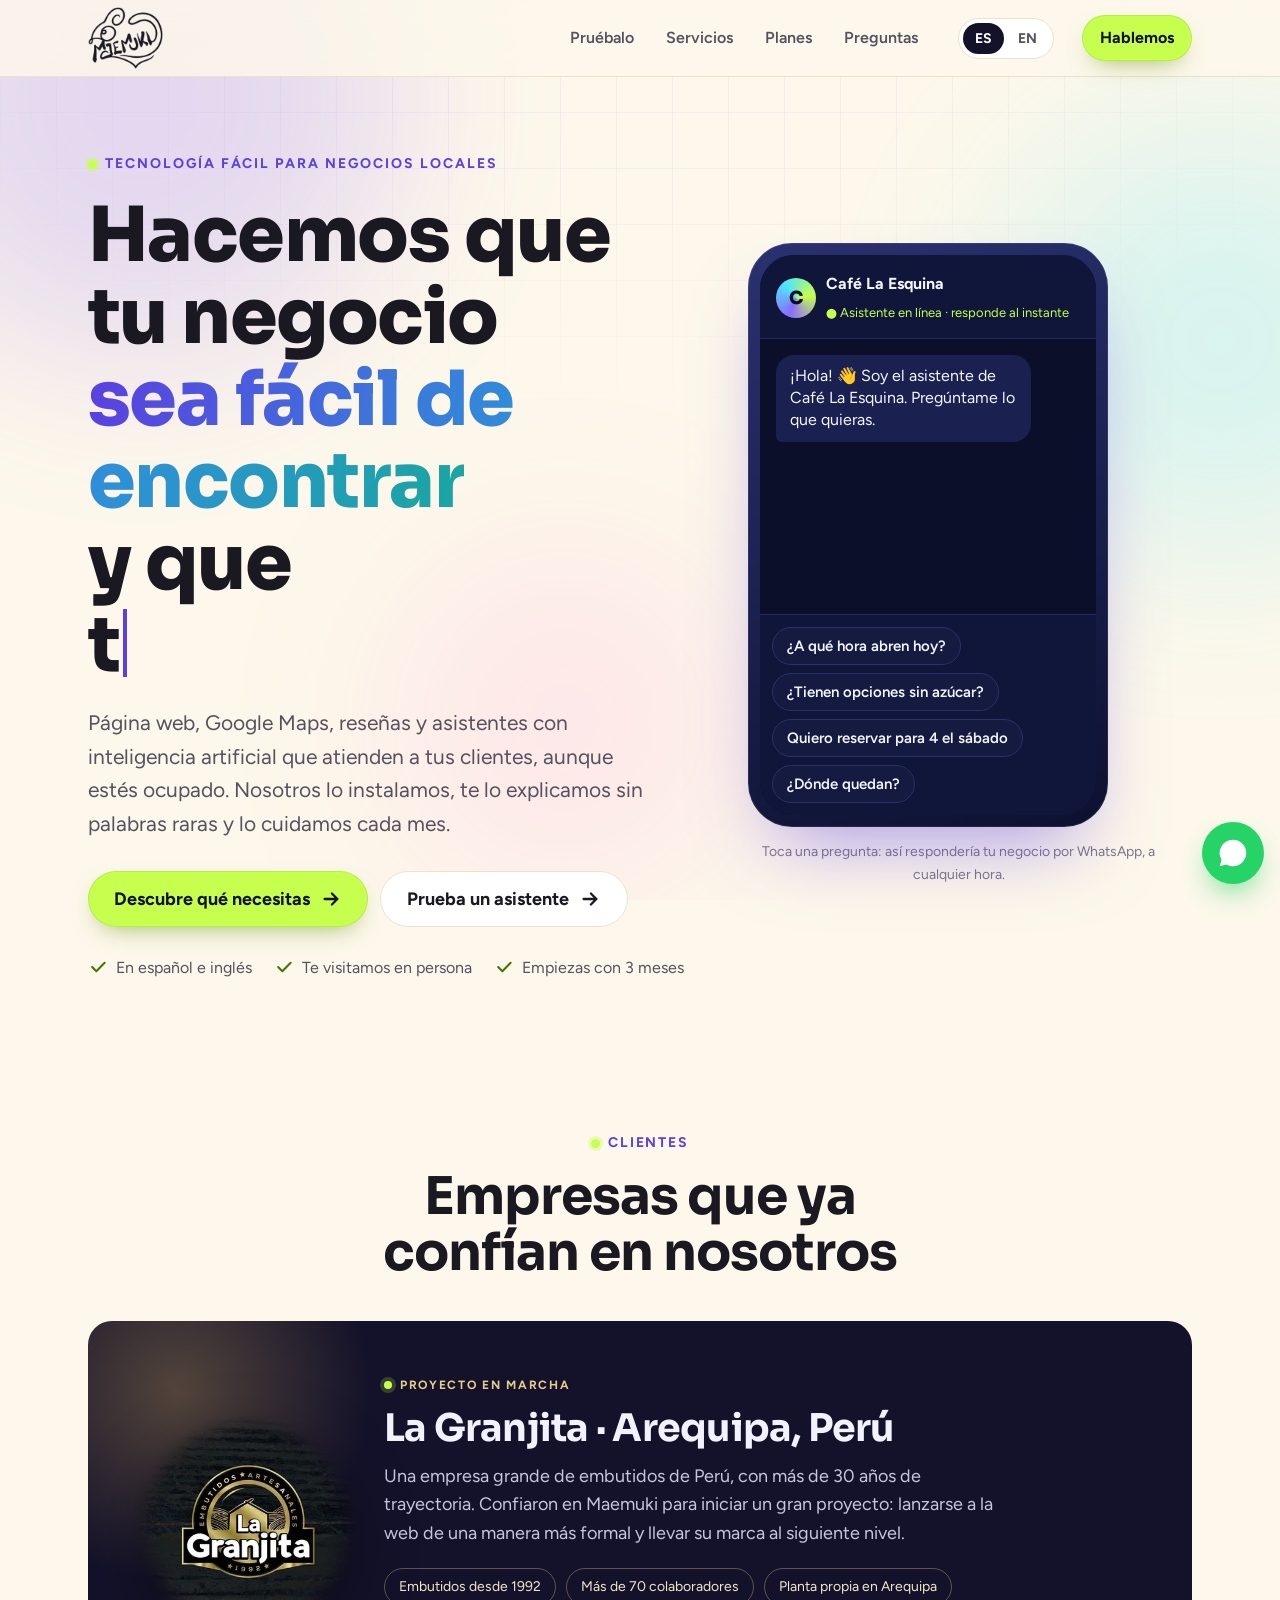
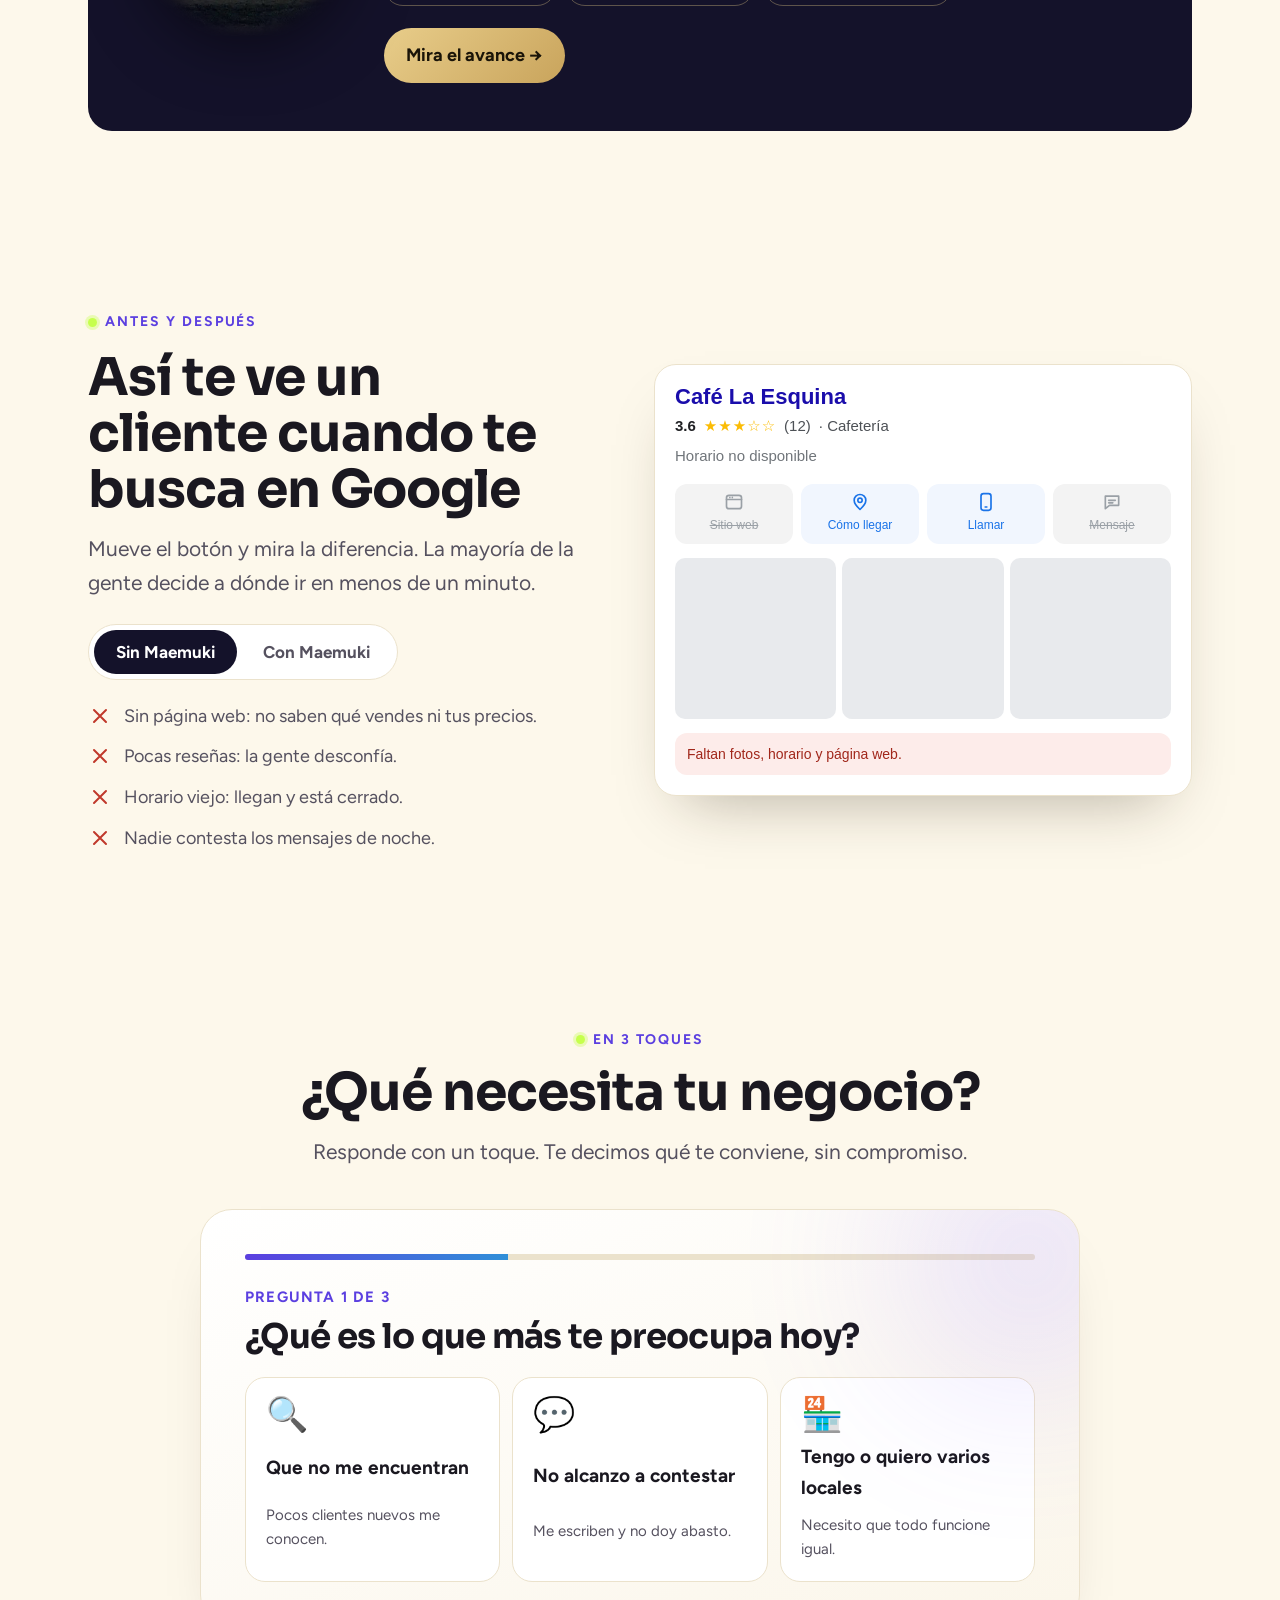
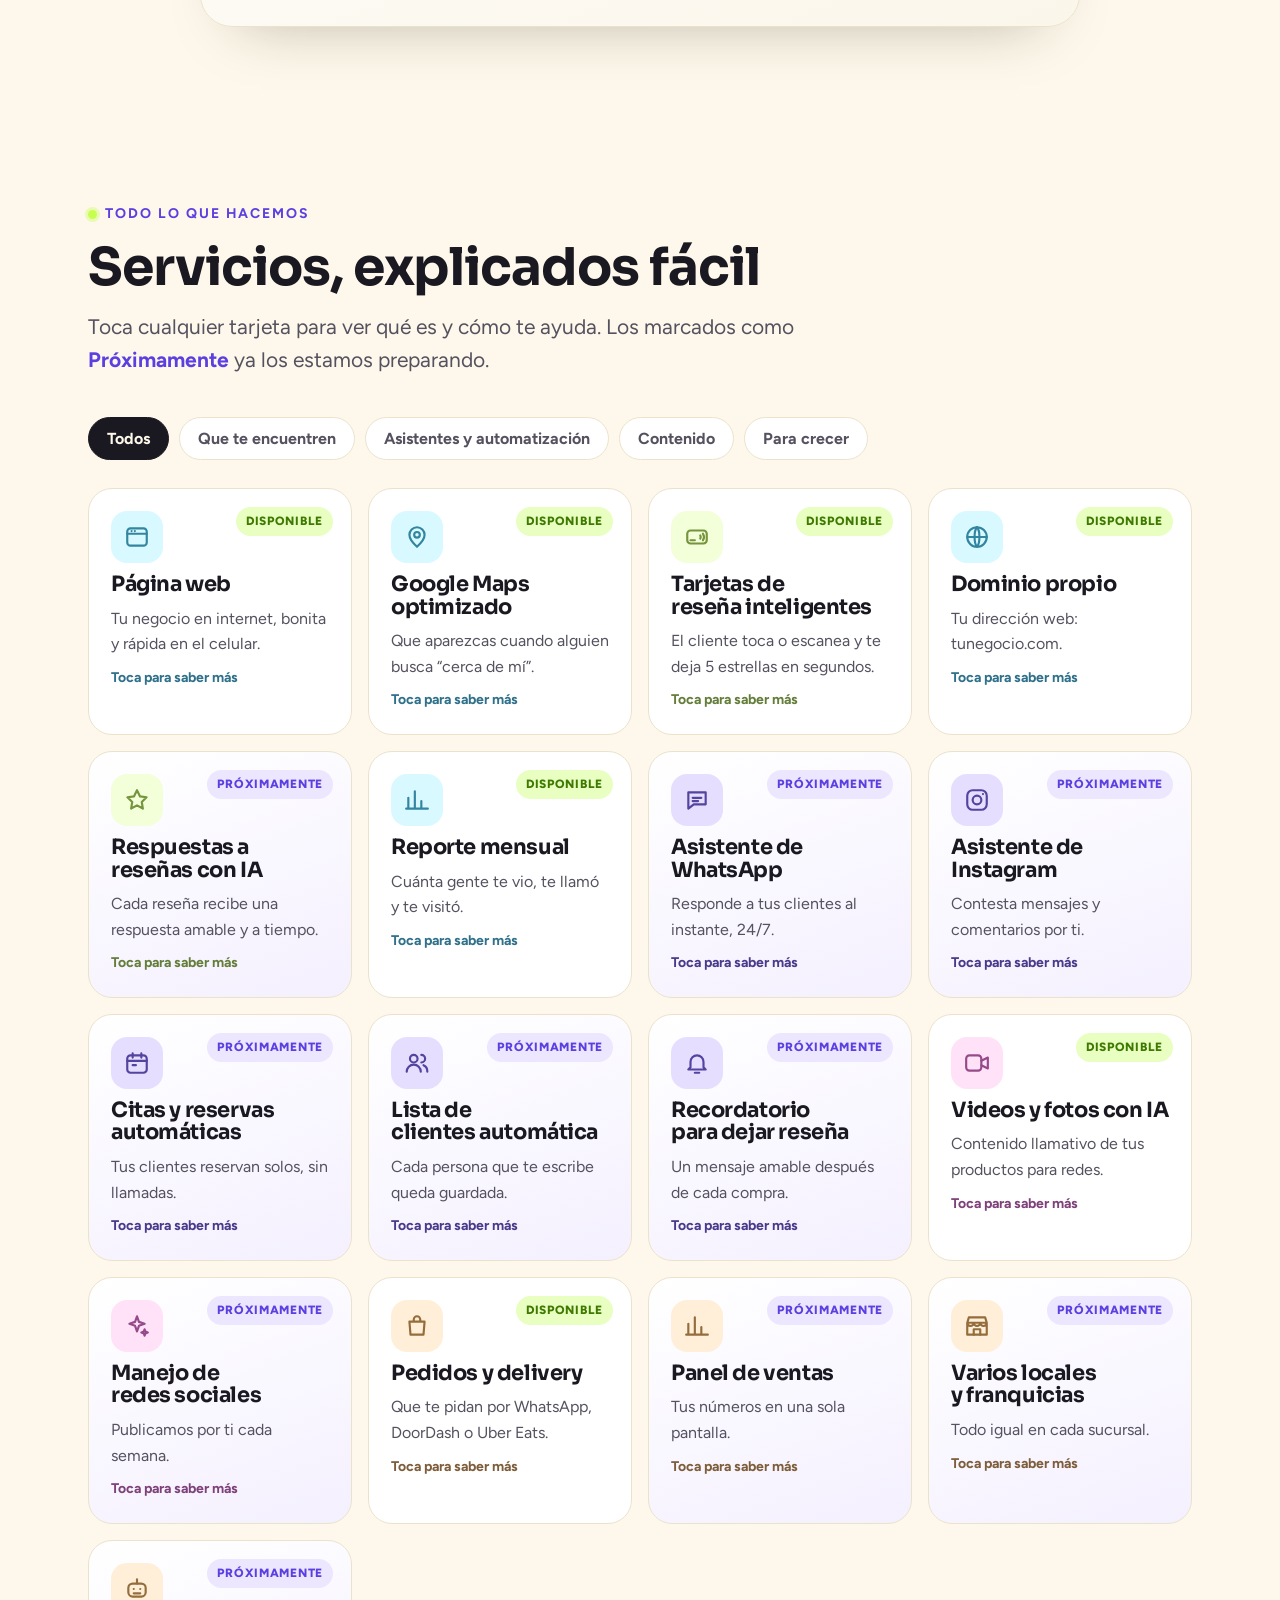
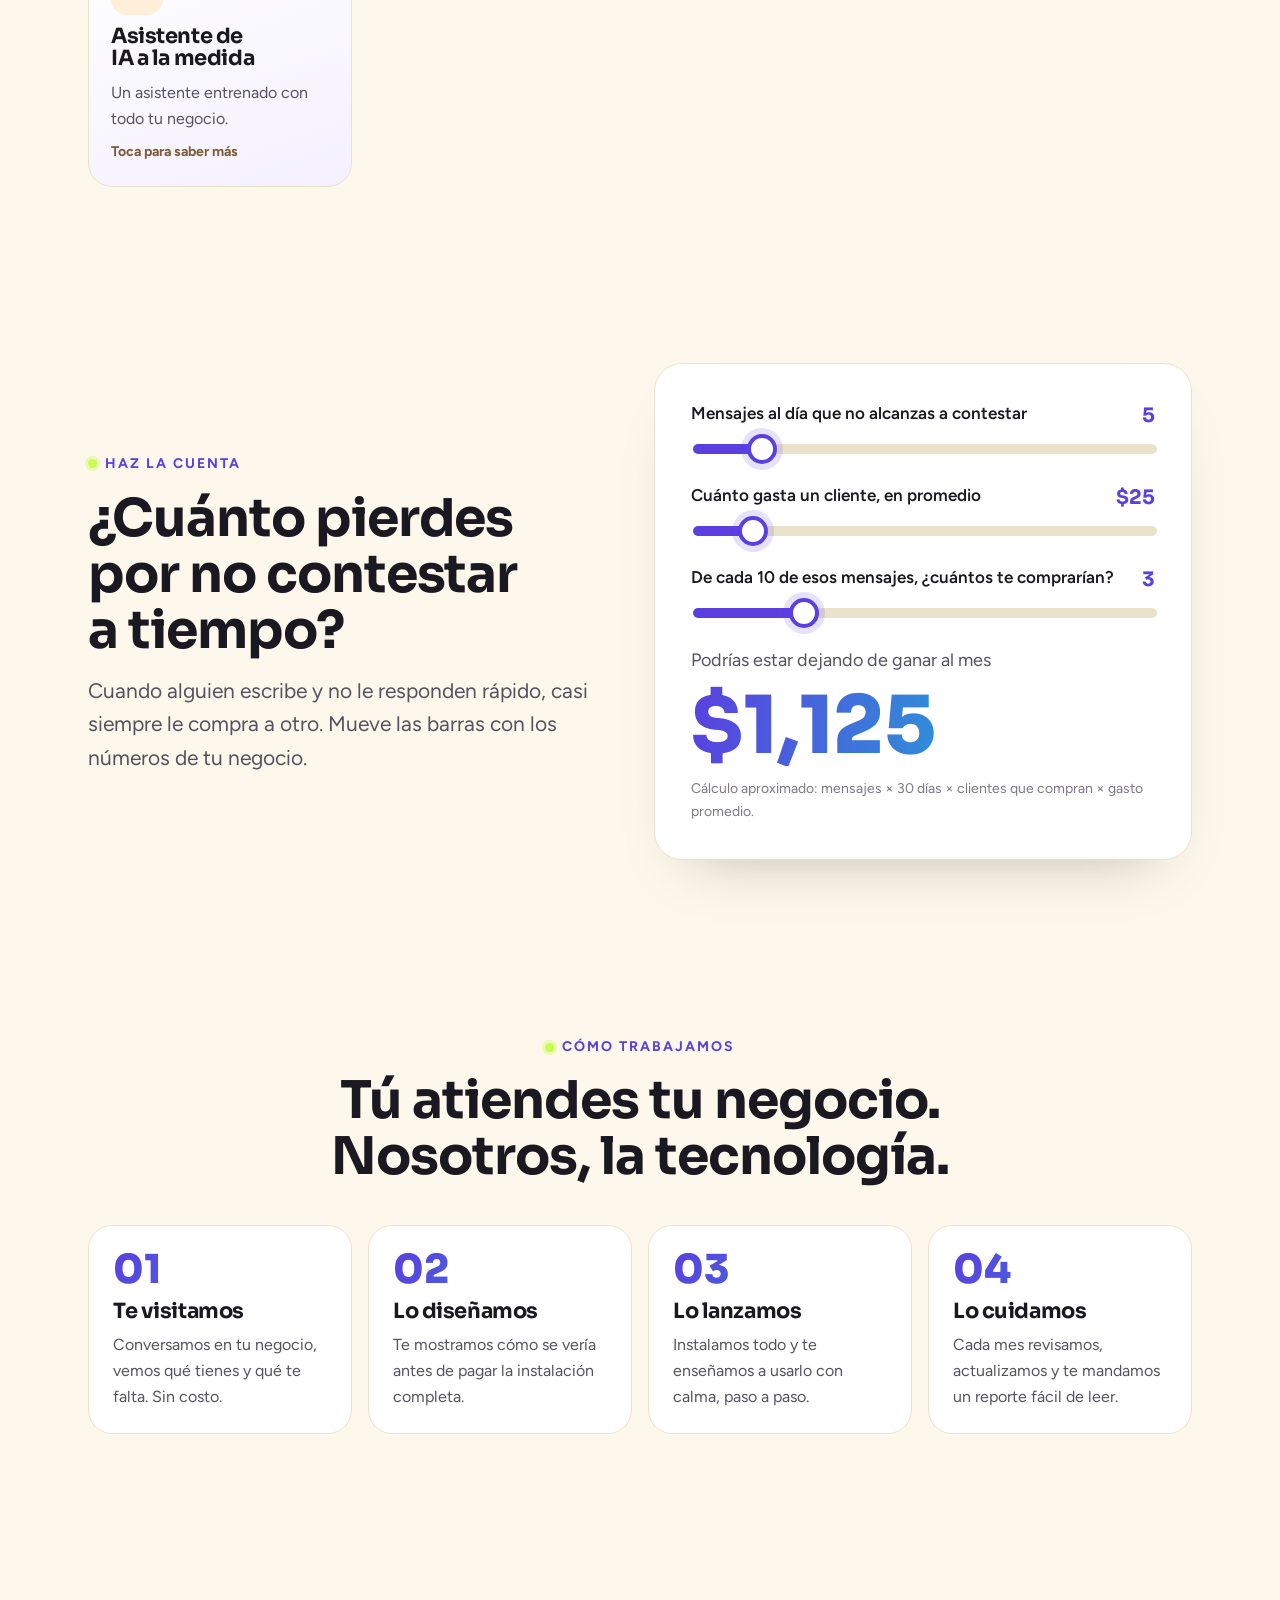
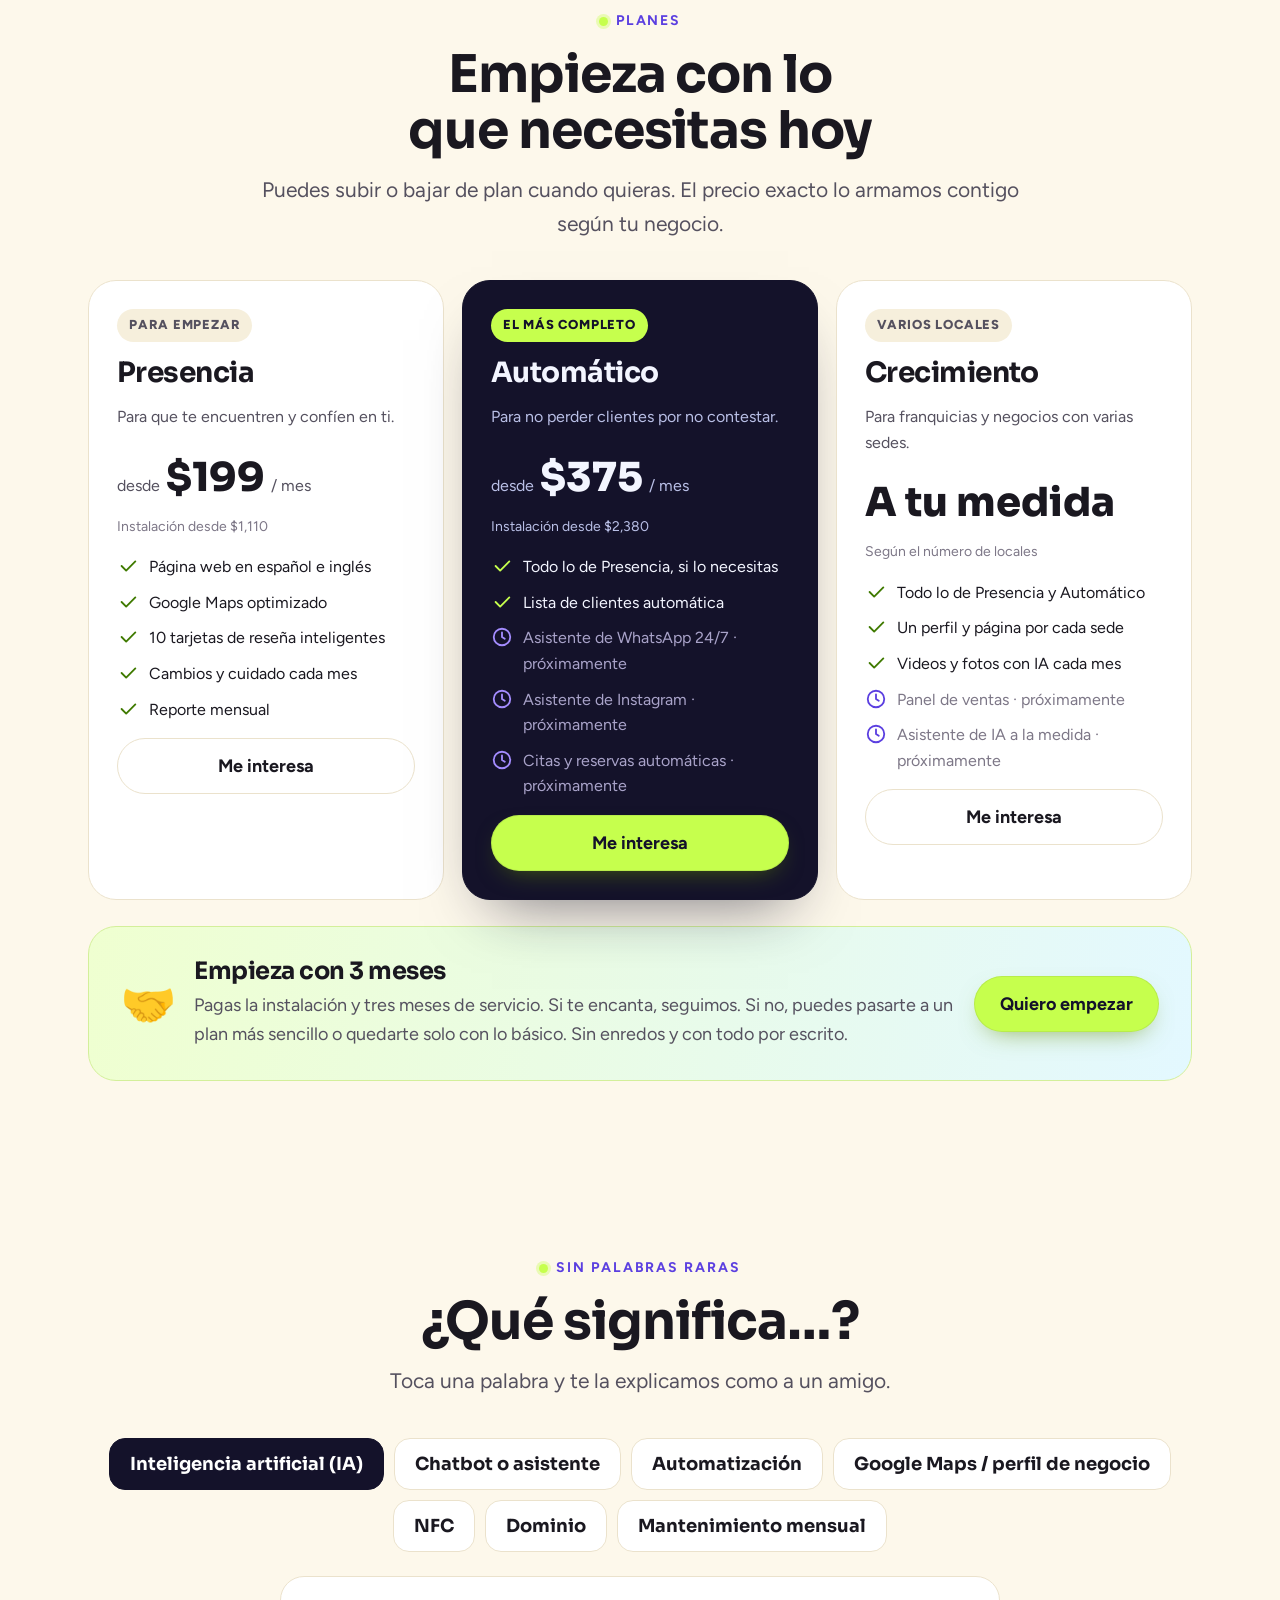
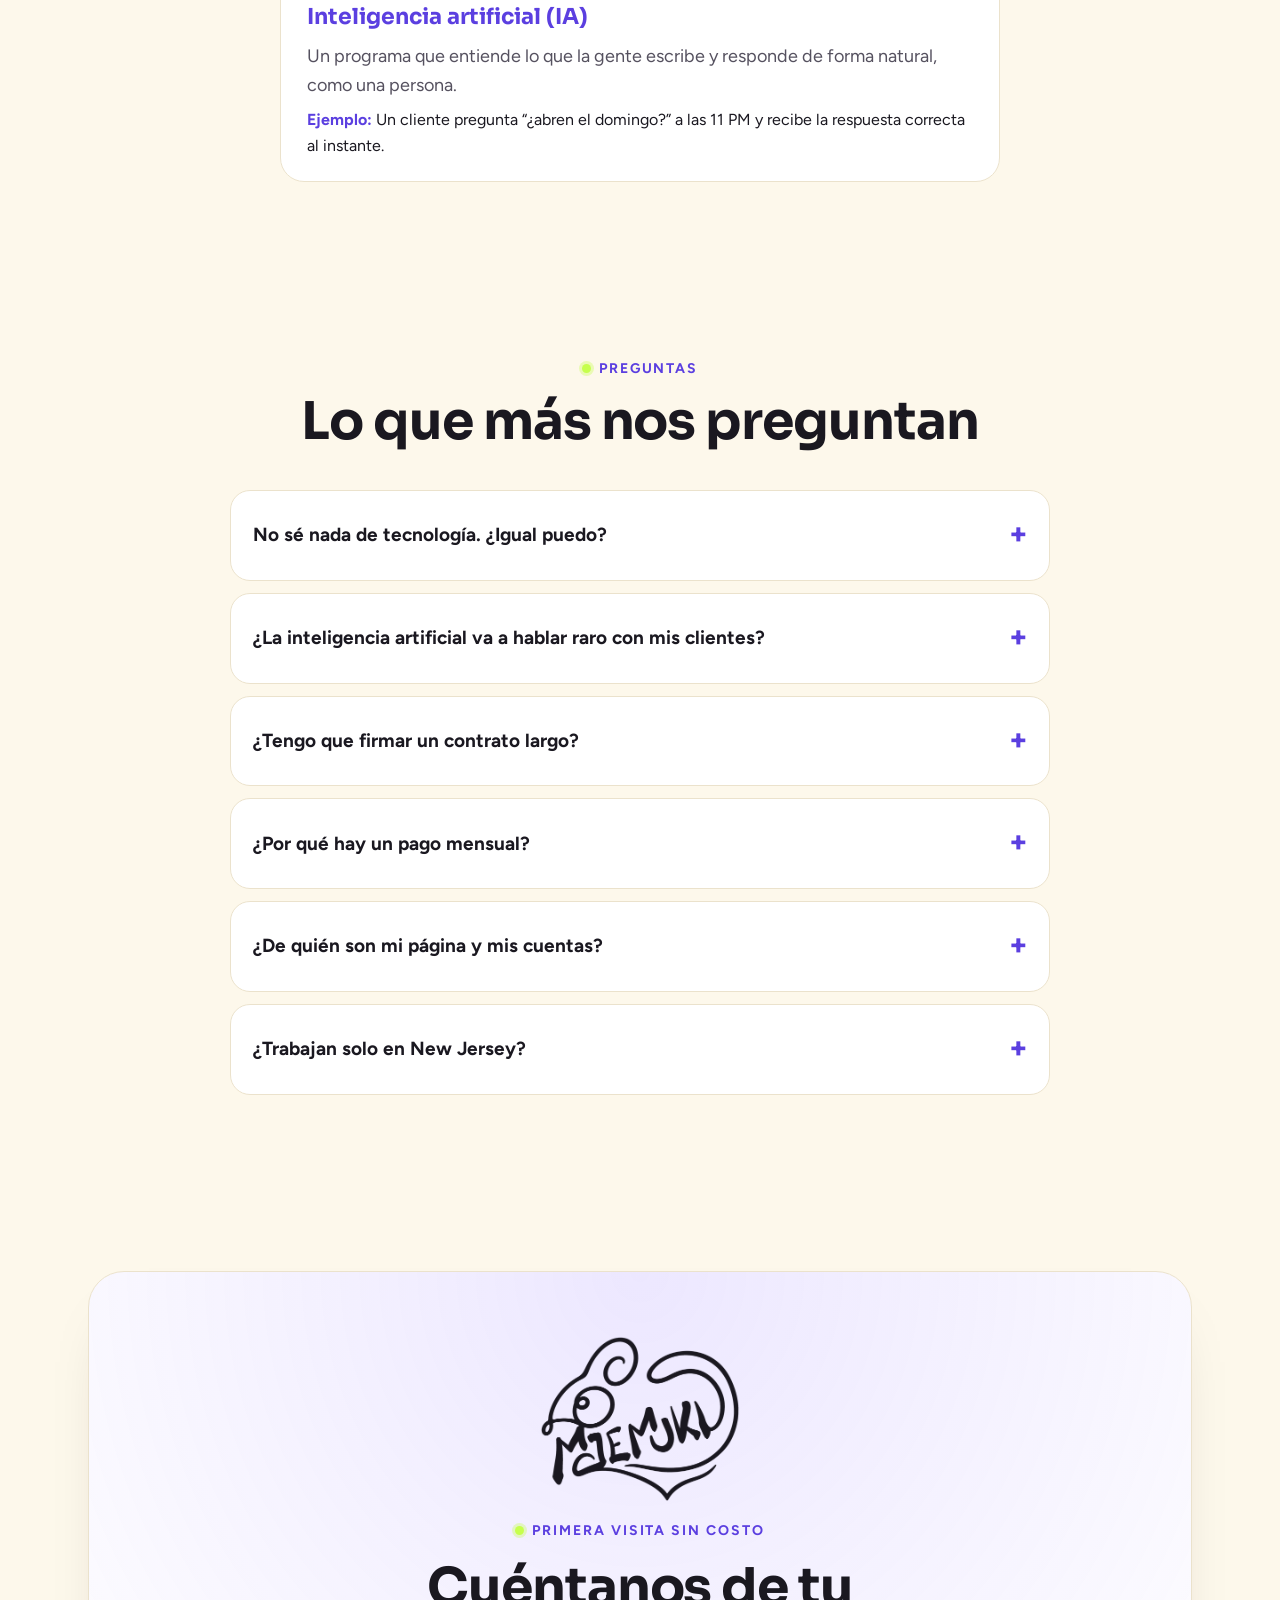
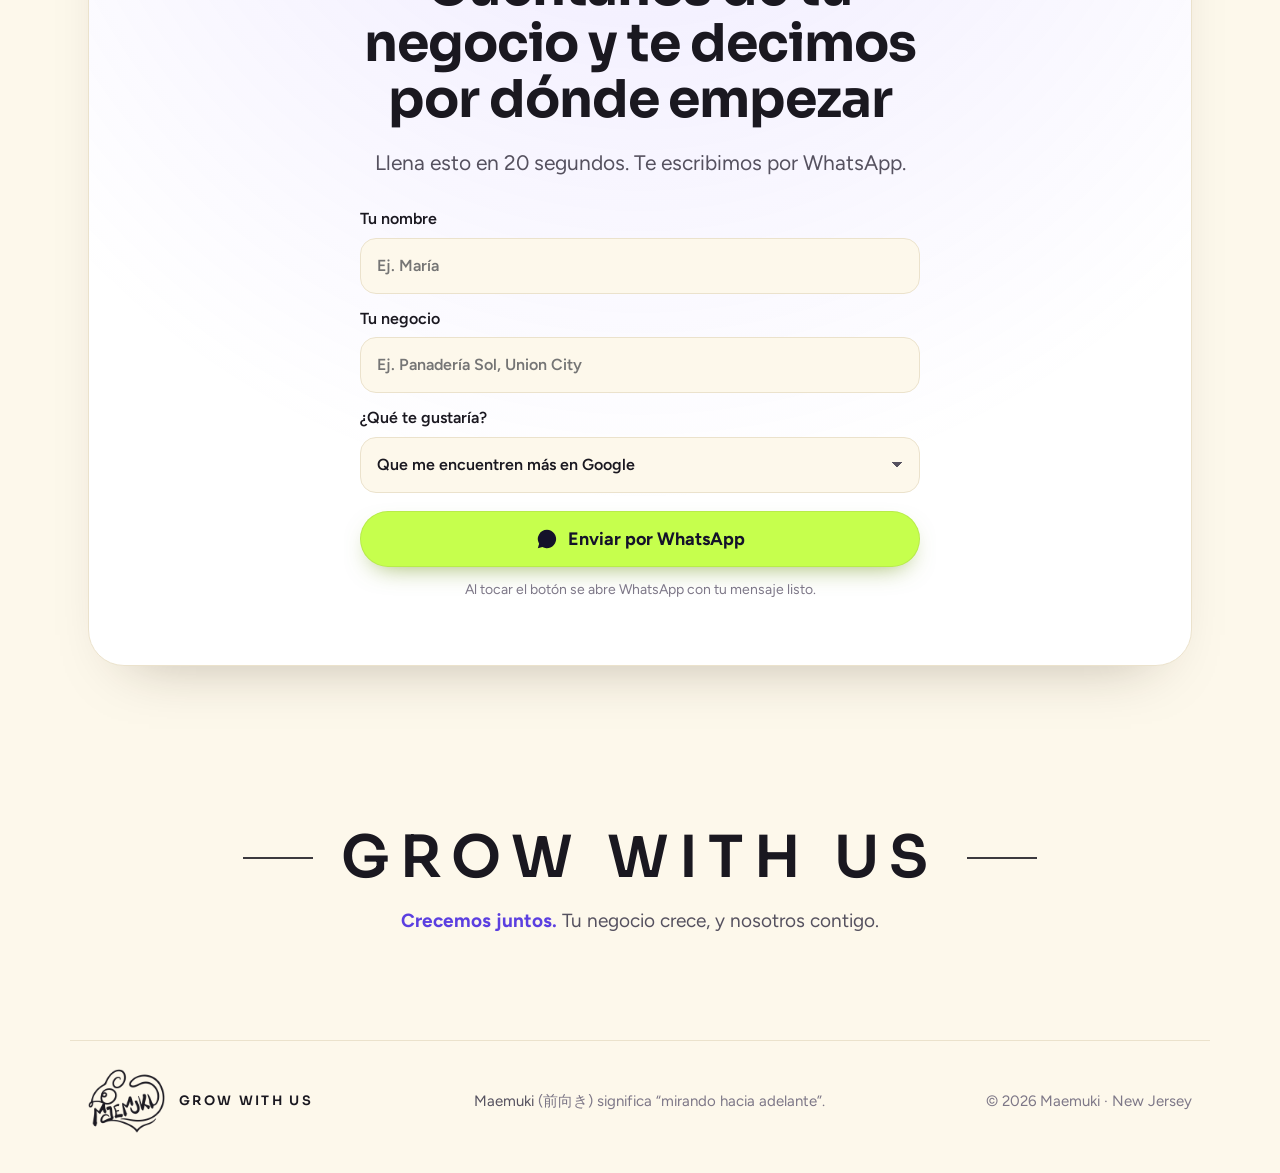
<file: maemuki/index.html>
<!doctype html>
<html lang="es">
<head>
<meta charset="utf-8">
<meta name="viewport" content="width=device-width,initial-scale=1,viewport-fit=cover">
<title>Maemuki · Tecnología fácil para tu negocio</title>
<meta name="description" content="Maemuki ayuda a negocios locales a que los encuentren en Google, les escriban y vuelvan: páginas web, Google Maps, reseñas y asistentes con inteligencia artificial, explicados fácil.">
<meta name="theme-color" content="#fdf8eb">
<link rel="icon" href="icon.png">
<link rel="preconnect" href="https://fonts.googleapis.com">
<link rel="preconnect" href="https://fonts.gstatic.com" crossorigin>
<link rel="stylesheet" href="https://fonts.googleapis.com/css2?family=Sora:wght@400;600;700;800&family=Figtree:wght@400;500;600;700&display=swap">
<style>
/* Maemuki — oscuro futurista pero calmado: un fondo, un acento (lima) y un brillo (violeta→cian) */
:root{
  --bg:#fdf8eb; --bg2:#f6efdc; --card:#ffffff; --card2:#fbf6ea; --line:#ebe2cc;
  --ink:#1a1820; --soft:#55515f; --dim:#7d7787;
  --lime:#c6ff4d; --cyan:#4fe3ff; --violet:#8b6bff; --pink:#ff7ad9;
  --acc:#5b3fe0; --ok:#3f7a00; --dark:#14122a;
  --display:"Sora",system-ui,sans-serif; --body:"Figtree",system-ui,sans-serif;
  --r:24px; --wrap:1140px;
}
*{box-sizing:border-box}
html{scroll-behavior:smooth;scroll-padding-top:84px}
body{margin:0;background:var(--bg);color:var(--ink);font-family:var(--body);font-size:18px;line-height:1.6;-webkit-font-smoothing:antialiased;overflow-x:hidden}
img,svg{display:block;max-width:100%}
a{color:inherit}
h1,h2,h3{font-family:var(--display);line-height:1.08;margin:0;letter-spacing:-.02em;text-wrap:balance}
p{margin:0}
.wrap{width:100%;max-width:var(--wrap);margin:0 auto;padding-inline:max(18px,env(safe-area-inset-left,0px))}
.sr{position:absolute;width:1px;height:1px;overflow:hidden;clip:rect(0 0 0 0)}
:focus-visible{outline:3px solid var(--acc);outline-offset:3px;border-radius:10px}

/* fondo: aurora + rejilla muy suave */
.sky{position:fixed;inset:0;z-index:-1;pointer-events:none;overflow:hidden}
.sky::before{content:"";position:absolute;inset:0;background-image:linear-gradient(rgba(91,63,224,.06) 1px,transparent 1px),linear-gradient(90deg,rgba(91,63,224,.06) 1px,transparent 1px);background-size:56px 56px;mask-image:radial-gradient(ellipse 80% 60% at 50% 0%,#000 30%,transparent 80%);-webkit-mask-image:radial-gradient(ellipse 80% 60% at 50% 0%,#000 30%,transparent 80%)}
.orb{position:absolute;border-radius:50%;filter:blur(90px);opacity:.22;animation:drift 18s ease-in-out infinite alternate}
.orb.a{width:520px;height:520px;background:var(--violet);top:-160px;left:-120px}
.orb.b{width:440px;height:440px;background:var(--cyan);top:120px;right:-160px;opacity:.2;animation-delay:-6s}
.orb.c{width:360px;height:360px;background:var(--pink);top:60vh;left:30%;opacity:.12;animation-delay:-12s}
@keyframes drift{to{transform:translate(60px,40px) scale(1.12)}}

/* cabecera */
.top{position:sticky;top:0;z-index:30;background:rgba(253,248,235,.82);backdrop-filter:blur(14px);-webkit-backdrop-filter:blur(14px);border-bottom:1px solid var(--line)}
.top .wrap{display:flex;align-items:center;gap:18px;height:76px}
.brand{display:flex;align-items:center;gap:10px;text-decoration:none}
.brand img{height:62px;width:auto}
footer .brand img{height:64px}
.mark{width:36px;height:36px;border-radius:12px;background:conic-gradient(from 200deg,var(--violet),var(--cyan),var(--lime),var(--violet));display:grid;place-items:center;box-shadow:0 0 24px -4px var(--violet)}
.mark svg{width:20px;height:20px;color:#07091a}
.nav{display:none;gap:4px;margin-left:auto}
.nav a{text-decoration:none;color:var(--soft);font-weight:600;font-size:16px;padding:8px 14px;border-radius:999px}
.nav a:hover{color:var(--ink);background:var(--bg2)}
.lang{display:inline-flex;background:#fff;border:1px solid var(--line);border-radius:999px;padding:4px;gap:2px;margin-left:auto}
.lang a{font:700 14px var(--body);text-decoration:none;color:var(--soft);padding:7px 12px;border-radius:999px}
.lang a[aria-current="true"]{background:var(--dark);color:#fff}
@media(min-width:960px){.lang{margin-left:8px}}
.top .btn{margin-left:10px}
@media(min-width:960px){.nav{display:flex}}

.btn{display:inline-flex;align-items:center;justify-content:center;gap:10px;min-height:56px;padding:0 26px;border-radius:999px;font:700 18px/1 var(--body);text-decoration:none;border:0;cursor:pointer;transition:transform .15s,box-shadow .2s,background .2s;white-space:nowrap}
.btn svg{width:22px;height:22px}
.btn-lime{background:var(--lime);color:#14122a;box-shadow:0 10px 26px -12px rgba(100,140,0,.7),inset 0 0 0 1px rgba(20,18,42,.08)}
.btn-lime:hover{transform:translateY(-2px);box-shadow:0 16px 32px -12px rgba(100,140,0,.8),inset 0 0 0 1px rgba(20,18,42,.08)}
.btn-ghost{background:#fff;color:var(--ink);border:1px solid var(--line)}
.btn-ghost:hover{background:var(--bg2)}
.top .btn{min-height:46px;padding:0 18px;font-size:16px}

/* secciones */
section{padding-block:88px}
.eyebrow{display:inline-flex;align-items:center;gap:8px;font-size:14px;font-weight:700;letter-spacing:.14em;text-transform:uppercase;color:var(--acc)}
.eyebrow::before{content:"";width:9px;height:9px;border-radius:50%;background:var(--lime);box-shadow:0 0 0 3px rgba(198,255,77,.35)}
.head{display:grid;gap:14px;max-width:760px;margin-bottom:40px}
.head.c{margin-inline:auto;text-align:center;justify-items:center}
h2{font-size:clamp(32px,5.4vw,52px)}
.lead{color:var(--soft);font-size:clamp(18px,2.2vw,21px)}
.grad{background:linear-gradient(100deg,#5b3fe0,#2f8fd8 55%,#1aa6a0);-webkit-background-clip:text;background-clip:text;color:transparent}

/* héroe */
.hero{padding-block:72px 64px}
.hero .wrap{display:grid;gap:44px;align-items:center}
@media(min-width:960px){.hero .wrap{grid-template-columns:1.05fr .95fr}#tryBot svg{transform:rotate(-90deg)}}
#tryBot svg{transition:transform .3s}
.hero h1{font-size:clamp(40px,7.4vw,76px);font-weight:800}
.rotbox{display:inline-grid;vertical-align:bottom;white-space:nowrap}
.rotbox>span{grid-area:1/1;text-align:left}
.rotbox .ghost{visibility:hidden;padding-right:10px}
.rot{display:inline-block;min-width:1ch}
.rot::after{content:"";display:inline-block;width:4px;height:.9em;margin-left:4px;vertical-align:-.08em;background:var(--acc);animation:blink 1s steps(1) infinite}
@keyframes blink{50%{opacity:0}}
.hero .lead{margin-top:20px;max-width:560px}
.hero .btns{display:flex;flex-wrap:wrap;gap:12px;margin-top:30px}
.trust{display:flex;flex-wrap:wrap;gap:10px 22px;margin-top:28px;color:var(--soft);font-size:16px}
.trust span{display:inline-flex;align-items:center;gap:8px}
.trust svg{width:20px;height:20px;color:var(--ok)}

/* teléfono demo */
.phone{position:relative;justify-self:center;width:min(360px,100%);border-radius:44px;padding:12px;background:linear-gradient(160deg,#2a3170,#0d1130);box-shadow:0 40px 80px -30px rgba(91,63,224,.55),inset 0 0 0 1px rgba(255,255,255,.08)}
.screen{border-radius:34px;background:#0b0f2a;color:#f3f5ff;overflow:hidden;display:flex;flex-direction:column;height:560px}
.chat-top{display:flex;align-items:center;gap:10px;padding:16px 16px 12px;background:#10153a;border-bottom:1px solid #262d5e}
.avatar{width:40px;height:40px;border-radius:50%;background:conic-gradient(from 200deg,var(--violet),var(--cyan),var(--lime),var(--violet));display:grid;place-items:center;font-weight:800;color:#0b0e22;font-family:var(--display)}
.chat-top b{display:block;font-size:16px}
.chat-top small{color:var(--lime);font-size:13px}
.msgs{flex:1;overflow-y:auto;padding:16px;display:flex;flex-direction:column;gap:10px;scroll-behavior:smooth}
.m{max-width:84%;padding:10px 14px;border-radius:18px;font-size:16px;line-height:1.4;animation:pop .35s cubic-bezier(.34,1.56,.64,1)}
.m.bot{background:#1a2050;border-bottom-left-radius:6px;align-self:flex-start}
.m.me{background:var(--lime);color:#0b0e22;border-bottom-right-radius:6px;align-self:flex-end;font-weight:600}
.m.typing{display:flex;gap:4px;padding:14px}
.m.typing i{width:7px;height:7px;border-radius:50%;background:#b9bfe6;animation:dot 1s infinite}
.m.typing i:nth-child(2){animation-delay:.15s}.m.typing i:nth-child(3){animation-delay:.3s}
@keyframes dot{0%,60%,100%{opacity:.3;transform:translateY(0)}30%{opacity:1;transform:translateY(-3px)}}
@keyframes pop{from{opacity:0;transform:translateY(8px) scale(.96)}to{opacity:1;transform:none}}
.quick{display:flex;flex-wrap:wrap;gap:8px;padding:12px;border-top:1px solid #262d5e;background:#10153a}
.quick button{font:600 15px var(--body);color:#f3f5ff;background:#151a40;border:1px solid #2a3168;border-radius:999px;padding:9px 14px;cursor:pointer}
.quick button:hover{border-color:var(--cyan)}
.quick button:disabled{opacity:.45;cursor:default}
.phone-note{text-align:center;color:var(--dim);font-size:14px;margin-top:14px}
.phone.glow{animation:glow 1.2s ease-in-out 3}
@keyframes glow{0%,100%{box-shadow:0 40px 80px -30px rgba(91,63,224,.55),inset 0 0 0 1px rgba(255,255,255,.08)}50%{box-shadow:0 0 0 10px rgba(198,255,77,.65),0 40px 90px -20px rgba(91,63,224,.8)}}
.tap-hint{position:absolute;left:50%;bottom:118px;transform:translateX(-50%);z-index:3;background:var(--lime);color:#14122a;font-weight:800;font-size:15px;padding:8px 14px;border-radius:999px;white-space:nowrap;box-shadow:0 10px 24px -8px rgba(0,0,0,.5);pointer-events:none;opacity:0;transition:opacity .3s}
.tap-hint.on{opacity:1;animation:bounce 1s ease-in-out infinite}
@keyframes bounce{0%,100%{transform:translate(-50%,0)}50%{transform:translate(-50%,6px)}}
@media(prefers-reduced-motion:reduce){.phone.glow{animation:none;box-shadow:0 0 0 6px var(--lime)}}

/* antes / después */
.ba{display:grid;gap:28px;align-items:center}
@media(min-width:900px){.ba{grid-template-columns:1fr 1fr}}
.switch{display:inline-flex;background:var(--card);border:1px solid var(--line);border-radius:999px;padding:5px;gap:4px}
.switch button{font:700 17px var(--body);border:0;border-radius:999px;padding:12px 22px;cursor:pointer;background:transparent;color:var(--soft);transition:background .25s,color .25s}
.switch button[aria-pressed="true"]{background:var(--dark);color:#fff}
.gcard{background:#fff;color:#202124;border:1px solid var(--line);border-radius:22px;padding:20px;box-shadow:0 30px 60px -30px rgba(40,30,10,.35);font-family:Arial,system-ui,sans-serif;transition:transform .4s}
.gcard h3{font-family:Arial,system-ui,sans-serif;font-size:22px;letter-spacing:0;color:#1a0dab}
.g-row{display:flex;align-items:center;gap:8px;font-size:15px;color:#4d5156;margin-top:6px}
.g-stars{color:#fbbc04;letter-spacing:1px}
.g-btns{display:grid;grid-template-columns:repeat(4,1fr);gap:8px;margin-top:16px}
.g-btns span{display:grid;justify-items:center;gap:4px;font-size:12px;color:#1a73e8;padding:8px 2px;border-radius:12px;background:#f1f6fe;text-align:center}
.g-btns span.off{color:#9aa0a6;background:#f3f3f3;text-decoration:line-through}
.g-btns svg{width:20px;height:20px}
.g-photos{display:grid;grid-template-columns:repeat(3,1fr);gap:6px;margin-top:14px}
.g-photos i{aspect-ratio:1;border-radius:10px;background:#e8eaed}
.g-photos.on i:nth-child(1){background:linear-gradient(135deg,#ffb3c7,#ff7aa2)}
.g-photos.on i:nth-child(2){background:linear-gradient(135deg,#ffe08a,#ffb84d)}
.g-photos.on i:nth-child(3){background:linear-gradient(135deg,#a8e6cf,#56c596)}
.g-note{margin-top:14px;font-size:14px;padding:10px 12px;border-radius:12px}
.g-note.bad{background:#fdecea;color:#a1271b}
.g-note.good{background:#e6f4ea;color:#137333}
.ba-list{display:grid;gap:12px;margin-top:22px}
.ba-list li{display:flex;gap:12px;align-items:flex-start;color:var(--soft)}
.ba-list svg{width:24px;height:24px;flex:none;margin-top:2px}
.ba-list ul{list-style:none;padding:0;margin:0;display:grid;gap:12px}

/* recomendador */
.quiz{background:linear-gradient(160deg,#fff,var(--card2));box-shadow:0 30px 60px -40px rgba(40,30,10,.35);border:1px solid var(--line);border-radius:32px;padding:clamp(22px,4vw,44px);max-width:880px;margin:0 auto;position:relative;overflow:hidden}
.quiz::after{content:"";position:absolute;right:-80px;top:-80px;width:260px;height:260px;border-radius:50%;background:var(--violet);filter:blur(90px);opacity:.18;pointer-events:none}
.q-step{font-size:15px;color:var(--acc);font-weight:700;letter-spacing:.08em;text-transform:uppercase}
.q-title{font-size:clamp(24px,3.6vw,34px);margin:8px 0 22px}
.opts{display:grid;gap:12px}
@media(min-width:700px){.opts{grid-template-columns:repeat(3,1fr)}}
.opt{display:grid;gap:10px;text-align:left;font:inherit;color:var(--ink);background:#fff;border:1px solid var(--line);border-radius:20px;padding:20px;cursor:pointer;transition:transform .2s,border-color .2s,background .2s}
.opt:hover{transform:translateY(-3px);border-color:var(--acc);background:#f6f2ff}
.opt .em{font-size:34px;line-height:1}
.opt b{font-size:19px}
.opt small{color:var(--soft);font-size:15px}
.bar{height:6px;border-radius:6px;background:var(--line);margin-bottom:22px;overflow:hidden}
.bar i{display:block;height:100%;width:0;background:linear-gradient(90deg,var(--acc),#2f8fd8);transition:width .4s}
.result{display:grid;gap:14px;animation:pop .4s}
.result .tag{justify-self:start;background:var(--lime);color:#14122a;font-weight:800;font-size:14px;padding:6px 12px;border-radius:999px}
.result ul{margin:0;padding-left:20px;color:var(--soft)}
.result .btns{display:flex;flex-wrap:wrap;gap:10px;margin-top:6px}

/* servicios */
.filters{display:flex;flex-wrap:wrap;gap:10px;margin-bottom:28px}
.filters button{font:700 16px var(--body);color:var(--soft);background:#fff;border:1px solid var(--line);border-radius:999px;padding:11px 18px;cursor:pointer}
.filters button[aria-pressed="true"]{background:var(--ink);color:var(--bg);border-color:var(--ink)}
.grid{display:grid;gap:16px;grid-template-columns:repeat(auto-fill,minmax(260px,1fr))}
.svc{position:relative;text-align:left;font:inherit;color:var(--ink);background:var(--card);border:1px solid var(--line);border-radius:var(--r);padding:22px;cursor:pointer;display:grid;gap:10px;align-content:start;transition:transform .2s,border-color .2s,box-shadow .2s;overflow:hidden}
.svc:hover{transform:translateY(-4px);border-color:color-mix(in srgb,var(--c) 70%,var(--line));box-shadow:0 20px 40px -24px color-mix(in srgb,var(--c) 70%,#000)}
.svc .ic{width:52px;height:52px;border-radius:16px;display:grid;place-items:center;background:color-mix(in srgb,var(--c) 22%,#fff);color:color-mix(in srgb,var(--c) 55%,#14122a)}
.svc .ic svg{width:26px;height:26px}
.svc h3{font-size:21px}
.svc p{color:var(--soft);font-size:16px}
.svc .more{color:var(--ink);font-size:16px;display:none;border-top:1px dashed var(--line);padding-top:12px}
.svc[aria-expanded="true"] .more{display:block;animation:pop .3s}
.svc .tap{font-size:14px;color:color-mix(in srgb,var(--c) 45%,#14122a);font-weight:700}
.badge{position:absolute;top:18px;right:18px;font-size:12px;font-weight:800;letter-spacing:.06em;text-transform:uppercase;padding:5px 10px;border-radius:999px}
.badge.ok{background:#e9ffc2;color:var(--ok)}
.badge.soon{background:#ece6ff;color:var(--acc)}
.svc.soon{background:linear-gradient(160deg,#fff,#f4f0ff)}
.svc[hidden]{display:none}

/* calculadora */
.calc{display:grid;gap:28px;align-items:center}
@media(min-width:900px){.calc{grid-template-columns:1fr 1fr}}
.panel{box-shadow:0 30px 60px -40px rgba(40,30,10,.35);background:var(--card);border:1px solid var(--line);border-radius:28px;padding:clamp(22px,3.5vw,36px);display:grid;gap:26px}
.rng{display:grid;gap:10px}
.rng label{display:flex;justify-content:space-between;gap:12px;font-weight:600;font-size:17px}
.rng output{font-family:var(--display);color:var(--acc);font-weight:700;font-size:20px}
input[type=range]{-webkit-appearance:none;appearance:none;width:100%;height:10px;border-radius:10px;background:linear-gradient(90deg,var(--acc) var(--p,50%),var(--line) var(--p,50%));outline-offset:6px}
input[type=range]::-webkit-slider-thumb{-webkit-appearance:none;width:30px;height:30px;border-radius:50%;background:#fff;border:4px solid var(--acc);box-shadow:0 0 0 6px rgba(91,63,224,.15);cursor:pointer}
input[type=range]::-moz-range-thumb{width:24px;height:24px;border-radius:50%;background:#fff;border:4px solid var(--acc);cursor:pointer}
.big{font-family:var(--display);font-size:clamp(48px,8vw,80px);font-weight:800;line-height:1}
.calc-out{display:grid;gap:12px}
.calc-out small{color:var(--dim);font-size:14px}

/* pasos */
.steps{display:grid;gap:16px;counter-reset:s}
@media(min-width:900px){.steps{grid-template-columns:repeat(4,1fr)}}
.step{position:relative;background:var(--card);border:1px solid var(--line);border-radius:var(--r);padding:24px;display:grid;gap:10px;align-content:start}
.step::before{counter-increment:s;content:"0" counter(s);font-family:var(--display);font-weight:800;font-size:40px;line-height:1;background:linear-gradient(120deg,#5b3fe0,#2f8fd8);-webkit-background-clip:text;background-clip:text;color:transparent}
.step h3{font-size:21px}
.step p{color:var(--soft);font-size:16px}

/* planes */
.plans{display:grid;gap:18px}
@media(min-width:960px){.plans{grid-template-columns:repeat(3,1fr);align-items:stretch}}
.plan{position:relative;background:var(--card);border:1px solid var(--line);border-radius:28px;padding:28px;display:grid;gap:16px;align-content:start}
.plan.star{background:var(--dark);color:#f3f5ff;border-color:var(--dark);box-shadow:0 30px 60px -30px rgba(20,18,42,.6)}
.plan.star .for,.plan.star .price span,.plan.star .price small{color:#b9bfe6}
.plan.star li.s{color:#a9a3c9}
.plan.star li svg{color:var(--lime)}
.plan.star li.s svg{color:#a48cff}
.plan .pill{justify-self:start;font-size:13px;font-weight:800;letter-spacing:.06em;text-transform:uppercase;padding:6px 12px;border-radius:999px;background:var(--bg2);color:var(--soft)}
.plan.star .pill{background:var(--lime);color:#14122a}
.plan h3{font-size:28px}
.plan .for{color:var(--soft);font-size:16px}
.price{display:flex;align-items:baseline;gap:6px;flex-wrap:wrap}
.price b{font-family:var(--display);font-size:40px;font-weight:800}
.price span{color:var(--soft);font-size:16px}
.price small{width:100%;color:var(--dim);font-size:14px}
.plan ul{list-style:none;margin:0;padding:0;display:grid;gap:10px}
.plan li{display:flex;gap:10px;font-size:16px}
.plan li svg{width:22px;height:22px;flex:none;color:var(--ok);margin-top:1px}
.plan li.s{color:var(--dim)}
.plan li.s svg{color:var(--acc)}
.plan .btn{margin-top:auto}
.trial{margin-top:26px;display:grid;gap:18px;align-items:center;background:linear-gradient(100deg,#efffd0,#e3f8ff);border:1px solid #d3ef9a;border-radius:28px;padding:clamp(22px,3vw,32px)}
@media(min-width:900px){.trial{grid-template-columns:auto 1fr auto}}
.trial .em{font-size:44px}
.trial h3{font-size:24px;margin-bottom:6px}
.trial p{color:var(--soft)}

/* glosario */
.words{display:flex;flex-wrap:wrap;gap:10px;justify-content:center}
.words button{font:700 18px var(--display);color:var(--ink);background:#fff;border:1px solid var(--line);border-radius:16px;padding:14px 20px;cursor:pointer;transition:border-color .2s,transform .2s}
.words button:hover{transform:translateY(-2px);border-color:var(--cyan)}
.words button[aria-pressed="true"]{border-color:var(--dark);background:var(--dark);color:#fff}
.def{max-width:720px;margin:24px auto 0;min-height:120px;background:var(--card);border:1px solid var(--line);border-radius:24px;padding:22px 26px;display:grid;gap:8px;text-align:left}
.def b{font-family:var(--display);font-size:22px;color:var(--acc)}
.def p{color:var(--soft)}
.def .ex{color:var(--ink);font-size:16px}
.def .ex::before{content:"Ejemplo: ";color:var(--acc);font-weight:700}

/* preguntas */
.faq{max-width:820px;margin:0 auto;display:grid;gap:12px}
.faq details{background:var(--card);border:1px solid var(--line);border-radius:20px;padding:4px 22px}
.faq summary{list-style:none;cursor:pointer;font-weight:700;font-size:19px;padding:18px 0;display:flex;justify-content:space-between;gap:16px;align-items:center}
.faq summary::-webkit-details-marker{display:none}
.faq summary::after{content:"+";font-family:var(--display);font-size:28px;color:var(--acc);transition:transform .25s;flex:none}
.faq details[open] summary::after{transform:rotate(45deg)}
.faq details p{color:var(--soft);padding-bottom:20px}

/* contacto */
.cta{text-align:center;background:radial-gradient(120% 140% at 50% 0%,rgba(139,107,255,.16),transparent 60%),#fff;box-shadow:0 30px 60px -40px rgba(40,30,10,.35);border:1px solid var(--line);border-radius:36px;padding:clamp(32px,6vw,64px) clamp(20px,4vw,48px);display:grid;gap:18px;justify-items:center}
.cta h2{max-width:720px}
.form{width:100%;max-width:560px;display:grid;gap:12px;margin-top:8px;text-align:left}
.form label{display:grid;gap:6px;font-weight:600;font-size:16px}
.form input,.form select{font:inherit;color:var(--ink);background:var(--bg);border:1px solid var(--line);border-radius:16px;padding:14px 16px;min-height:56px;width:100%}
.form select{appearance:none;background-image:linear-gradient(45deg,transparent 50%,var(--soft) 50%),linear-gradient(135deg,var(--soft) 50%,transparent 50%);background-position:calc(100% - 22px) 50%,calc(100% - 16px) 50%;background-size:6px 6px;background-repeat:no-repeat}
.form .btn{width:100%;margin-top:6px}
.form-note{color:var(--dim);font-size:14px;text-align:center}

footer{padding:40px 0 calc(40px + env(safe-area-inset-bottom,0px));color:var(--dim);font-size:15px}
footer .wrap{display:flex;flex-wrap:wrap;gap:12px 24px;justify-content:space-between;align-items:center;border-top:1px solid var(--line);padding-top:28px}
footer i{font-style:normal;color:var(--soft)}

/* botón flotante */
.float{position:fixed;right:max(16px,env(safe-area-inset-right,0px));bottom:calc(16px + env(safe-area-inset-bottom,0px));z-index:40;width:62px;height:62px;border-radius:50%;background:#25d366;color:#fff;display:grid;place-items:center;box-shadow:0 14px 30px -10px rgba(37,211,102,.8);text-decoration:none;transition:transform .2s}
.float:hover{transform:scale(1.06)}
.float svg{width:32px;height:32px}
.float[hidden]{display:none}

/* aparecer al bajar */
.rv{opacity:0;transform:translateY(24px);transition:opacity .7s ease,transform .7s ease}
.rv.in{opacity:1;transform:none}
@media(prefers-reduced-motion:reduce){*,*::before,*::after{animation:none!important;transition:none!important}.rv{opacity:1;transform:none}html{scroll-behavior:auto}}
.client{background:var(--dark);color:#f3f0ff;border-radius:var(--r);padding:clamp(26px,4vw,48px);display:grid;gap:28px;align-items:center;position:relative;overflow:hidden}
@media(min-width:860px){.client{grid-template-columns:auto 1fr}}
.client::before{content:"";position:absolute;width:420px;height:420px;left:-120px;top:-140px;background:radial-gradient(circle,rgba(201,164,92,.35),transparent 65%);pointer-events:none}
.client .cl-logo{position:relative;width:min(220px,58vw);aspect-ratio:1;justify-self:center}
.client .cl-logo img{width:100%;height:100%;object-fit:contain;filter:drop-shadow(0 18px 30px rgba(0,0,0,.5))}
.client .cl-tag{display:inline-flex;gap:8px;align-items:center;font:700 12px var(--body);letter-spacing:.14em;text-transform:uppercase;color:#e8cd8a}
.client .cl-tag i{width:8px;height:8px;border-radius:50%;background:var(--lime);box-shadow:0 0 0 4px rgba(198,255,77,.2);animation:clp 1.8s infinite}
@keyframes clp{50%{box-shadow:0 0 0 8px rgba(198,255,77,0)}}
.client h3{font-family:var(--display);font-size:clamp(26px,3.4vw,38px);line-height:1.1;margin:10px 0 12px}
.client p{color:#c9c4e0;max-width:620px}
.client .cl-facts{display:flex;flex-wrap:wrap;gap:10px;margin:20px 0 22px}
.client .cl-facts span{border:1px solid rgba(232,205,138,.35);color:#f1e6c8;border-radius:999px;padding:7px 14px;font-size:14px}
.client a.cl-btn{display:inline-flex;align-items:center;gap:8px;background:linear-gradient(135deg,#e8cd8a,#c9a45c);color:#1a1408;font-weight:700;text-decoration:none;border-radius:999px;padding:13px 22px}
/* celular: más compacto, botones y tarjetas más pequeños */
@media(max-width:600px){
  section{padding-block:60px}
  .btn{min-height:48px;font-size:16px;padding:0 20px}
  .btn svg{width:18px;height:18px}
  .filters{flex-wrap:nowrap;overflow-x:auto;margin-inline:-18px;padding:2px 18px 8px;margin-bottom:18px;scrollbar-width:none}
  .filters::-webkit-scrollbar{display:none}
  .filters button{flex:none;font-size:14px;padding:9px 14px}
  .grid{grid-template-columns:1fr 1fr;gap:10px}
  .svc{padding:14px;gap:6px;border-radius:18px}
  .svc .ic{width:38px;height:38px;border-radius:12px}
  .svc .ic svg{width:20px;height:20px}
  .svc h3{font-size:15px;line-height:1.2}
  .svc p{font-size:13px;line-height:1.4}
  .svc .more{font-size:14px}
  .svc .tap{font-size:12px}
  .svc[aria-expanded="true"]{grid-column:1/-1}
  .badge{top:12px;right:10px;font-size:9px;padding:3px 7px}
  .steps{grid-template-columns:1fr 1fr;gap:10px}
  .step{padding:16px;gap:6px}
  .step::before{font-size:30px}
  .step h3{font-size:16px}
  .step p{font-size:13px}
  .opt{padding:14px 16px;grid-template-columns:auto 1fr;align-items:center;gap:2px 12px}
  .opt .em{font-size:26px;grid-row:span 2}
  .opt b{font-size:16px}
  .opt small{font-size:13px}
  .plans{gap:14px}
  .plan{padding:22px 20px;gap:12px;border-radius:22px}
  .plan h3{font-size:23px}
  .plan .for{font-size:15px}
  .plan .pill{font-size:11px;padding:5px 10px}
  .price b{font-size:32px}
  .plan li{font-size:15px}
  .plan li svg{width:19px;height:19px}
  .plan .btn{min-height:44px;font-size:15px}
  .trial{border-radius:22px}
  .trial .em{font-size:34px}
  .trial h3{font-size:21px}
}
/* slogan */
.slogan-band{padding-block:72px 64px;text-align:center}
.slogan-band .sl{font-family:var(--display);font-weight:600;font-size:clamp(30px,5.4vw,58px);letter-spacing:.18em;text-transform:uppercase;color:var(--ink);line-height:1.1;display:inline-flex;align-items:center;gap:clamp(12px,2.4vw,28px);margin:0}
.slogan-band .sl::before,.slogan-band .sl::after{content:"";width:clamp(24px,6vw,70px);height:2px;background:var(--ink);opacity:.85}
.slogan-band p{margin-top:16px;color:var(--soft);font-size:clamp(16px,2vw,19px)}
.slogan-band p b{color:var(--acc)}
footer .brand-sl{display:flex;align-items:center;gap:14px}
footer .tag{font-family:var(--display);font-weight:600;font-size:13px;letter-spacing:.18em;text-transform:uppercase;color:var(--ink)}
@media(max-width:600px){.slogan-band{padding-block:52px 44px}.slogan-band .sl{letter-spacing:.12em}}
</style>
</head>
<body>
<div class="sky" aria-hidden="true"><span class="orb a"></span><span class="orb b"></span><span class="orb c"></span></div>

<header class="top"><div class="wrap">
  <a class="brand" href="#inicio" aria-label="Maemuki, inicio"><img src="logo-sm.png" alt="Maemuki" width="200" height="166"></a>
  <nav class="nav" aria-label="Principal">
    <a href="#demo">Pruébalo</a><a href="#servicios">Servicios</a><a href="#planes">Planes</a><a href="#preguntas">Preguntas</a>
  </nav>
  <div class="lang" role="group" aria-label="Idioma / Language"><a href="./" aria-current="true" lang="es">ES</a><a href="en/" aria-current="false" lang="en">EN</a></div>
  <a class="btn btn-lime" href="#contacto">Hablemos</a>
</div></header>

<main id="inicio">
  <!-- HÉROE -->
  <section class="hero"><div class="wrap">
    <div>
      <span class="eyebrow">Tecnología fácil para negocios locales</span>
      <h1 style="margin-top:16px">Hacemos que tu negocio <span class="grad">sea fácil de encontrar</span><br>y que <span class="rotbox"><span class="ghost" aria-hidden="true">te recomienden</span><span class="rot" id="rot">te escriban</span></span></h1>
      <p class="lead">Página web, Google Maps, reseñas y asistentes con inteligencia artificial que atienden a tus clientes, aunque estés ocupado. Nosotros lo instalamos, te lo explicamos sin palabras raras y lo cuidamos cada mes.</p>
      <div class="btns">
        <a class="btn btn-lime" href="#ayuda">Descubre qué necesitas <svg viewBox="0 0 24 24" fill="none" stroke="currentColor" stroke-width="2.5" stroke-linecap="round" stroke-linejoin="round"><path d="M5 12h14M13 6l6 6-6 6"/></svg></a>
        <a class="btn btn-ghost" href="#demo" id="tryBot">Prueba un asistente <svg viewBox="0 0 24 24" fill="none" stroke="currentColor" stroke-width="2.5" stroke-linecap="round" stroke-linejoin="round"><path d="M12 5v14M6 13l6 6 6-6"/></svg></a>
      </div>
      <div class="trust">
        <span><svg viewBox="0 0 24 24" fill="none" stroke="currentColor" stroke-width="2.5" stroke-linecap="round" stroke-linejoin="round"><path d="M5 12l5 5L20 7"/></svg>En español e inglés</span>
        <span><svg viewBox="0 0 24 24" fill="none" stroke="currentColor" stroke-width="2.5" stroke-linecap="round" stroke-linejoin="round"><path d="M5 12l5 5L20 7"/></svg>Te visitamos en persona</span>
        <span><svg viewBox="0 0 24 24" fill="none" stroke="currentColor" stroke-width="2.5" stroke-linecap="round" stroke-linejoin="round"><path d="M5 12l5 5L20 7"/></svg>Empiezas con 3 meses</span>
      </div>
    </div>

    <div id="demo">
      <div class="phone" id="phone" role="group" aria-label="Demostración de un asistente de WhatsApp"><span class="tap-hint" id="tapHint" aria-hidden="true">👇 Toca una pregunta</span>
        <div class="screen">
          <div class="chat-top"><span class="avatar">C</span><div><b>Café La Esquina</b><small>● Asistente en línea · responde al instante</small></div></div>
          <div class="msgs" id="msgs" aria-live="polite"></div>
          <div class="quick" id="quick"></div>
        </div>
      </div>
      <p class="phone-note">Toca una pregunta: así respondería tu negocio por WhatsApp, a cualquier hora.</p>
    </div>
  </div></section>

  <!-- CLIENTES -->
  <section id="clientes"><div class="wrap">
    <div class="head c rv"><span class="eyebrow">Clientes</span><h2>Empresas que ya confían en nosotros</h2></div>
    <div class="client rv">
      <div class="cl-logo"><img src="clientes/lagranjita.png" alt="Logo de La Granjita, embutidos artesanales desde 1992" width="360" height="360" loading="lazy"></div>
      <div>
        <span class="cl-tag"><i></i>Proyecto en marcha</span>
        <h3>La Granjita · Arequipa, Perú</h3>
        <p>Una empresa grande de embutidos de Perú, con más de 30 años de trayectoria. Confiaron en Maemuki para iniciar un gran proyecto: lanzarse a la web de una manera más formal y llevar su marca al siguiente nivel.</p>
        <div class="cl-facts"><span>Embutidos desde 1992</span><span>Más de 70 colaboradores</span><span>Planta propia en Arequipa</span></div>
        <a class="cl-btn" href="../lagranjita/" target="_blank" rel="noopener">Mira el avance →</a>
      </div>
    </div>
  </div></section>

  <!-- ANTES / DESPUÉS -->
  <section><div class="wrap ba">
    <div class="rv">
      <span class="eyebrow">Antes y después</span>
      <h2 style="margin-top:14px">Así te ve un cliente cuando te busca en Google</h2>
      <p class="lead" style="margin-top:14px">Mueve el botón y mira la diferencia. La mayoría de la gente decide a dónde ir en menos de un minuto.</p>
      <div style="margin-top:24px"><div class="switch" role="group" aria-label="Comparar"><button type="button" data-ba="0" aria-pressed="true">Sin Maemuki</button><button type="button" data-ba="1" aria-pressed="false">Con Maemuki</button></div></div>
      <div class="ba-list" id="baList"></div>
    </div>
    <div class="rv"><div class="gcard" id="gcard"></div></div>
  </div></section>

  <!-- RECOMENDADOR -->
  <section id="ayuda"><div class="wrap">
    <div class="head c rv"><span class="eyebrow">En 3 toques</span><h2>¿Qué necesita tu negocio?</h2><p class="lead">Responde con un toque. Te decimos qué te conviene, sin compromiso.</p></div>
    <div class="quiz rv" id="quiz"></div>
  </div></section>

  <!-- SERVICIOS -->
  <section id="servicios"><div class="wrap">
    <div class="head rv"><span class="eyebrow">Todo lo que hacemos</span><h2>Servicios, explicados fácil</h2><p class="lead">Toca cualquier tarjeta para ver qué es y cómo te ayuda. Los marcados como <b style="color:var(--acc)">Próximamente</b> ya los estamos preparando.</p></div>
    <div class="filters rv" id="filters" role="group" aria-label="Filtrar servicios"></div>
    <div class="grid" id="grid"></div>
  </div></section>

  <!-- CALCULADORA -->
  <section><div class="wrap calc">
    <div class="rv">
      <span class="eyebrow">Haz la cuenta</span>
      <h2 style="margin-top:14px">¿Cuánto pierdes por no contestar a tiempo?</h2>
      <p class="lead" style="margin-top:14px">Cuando alguien escribe y no le responden rápido, casi siempre le compra a otro. Mueve las barras con los números de tu negocio.</p>
    </div>
    <div class="panel rv">
      <div class="rng"><label for="r1">Mensajes al día que no alcanzas a contestar <output id="o1">5</output></label><input type="range" id="r1" min="0" max="40" value="5"></div>
      <div class="rng"><label for="r2">Cuánto gasta un cliente, en promedio <output id="o2">$25</output></label><input type="range" id="r2" min="5" max="200" step="5" value="25"></div>
      <div class="rng"><label for="r3">De cada 10 de esos mensajes, ¿cuántos te comprarían? <output id="o3">3</output></label><input type="range" id="r3" min="1" max="10" value="3"></div>
      <div class="calc-out">
        <span style="color:var(--soft)">Podrías estar dejando de ganar al mes</span>
        <span class="big grad" id="lost">$1,125</span>
        <small>Cálculo aproximado: mensajes × 30 días × clientes que compran × gasto promedio.</small>
      </div>
    </div>
  </div></section>

  <!-- PASOS -->
  <section><div class="wrap">
    <div class="head c rv"><span class="eyebrow">Cómo trabajamos</span><h2>Tú atiendes tu negocio. Nosotros, la tecnología.</h2></div>
    <div class="steps">
      <div class="step rv"><h3>Te visitamos</h3><p>Conversamos en tu negocio, vemos qué tienes y qué te falta. Sin costo.</p></div>
      <div class="step rv"><h3>Lo diseñamos</h3><p>Te mostramos cómo se vería antes de pagar la instalación completa.</p></div>
      <div class="step rv"><h3>Lo lanzamos</h3><p>Instalamos todo y te enseñamos a usarlo con calma, paso a paso.</p></div>
      <div class="step rv"><h3>Lo cuidamos</h3><p>Cada mes revisamos, actualizamos y te mandamos un reporte fácil de leer.</p></div>
    </div>
  </div></section>

  <!-- PLANES -->
  <section id="planes"><div class="wrap">
    <div class="head c rv"><span class="eyebrow">Planes</span><h2>Empieza con lo que necesitas hoy</h2><p class="lead">Puedes subir o bajar de plan cuando quieras. El precio exacto lo armamos contigo según tu negocio.</p></div>
    <div class="plans" id="plans"></div>
    <div class="trial rv">
      <span class="em" aria-hidden="true">🤝</span>
      <div><h3>Empieza con 3 meses</h3><p>Pagas la instalación y tres meses de servicio. Si te encanta, seguimos. Si no, puedes pasarte a un plan más sencillo o quedarte solo con lo básico. Sin enredos y con todo por escrito.</p></div>
      <a class="btn btn-lime" href="#contacto">Quiero empezar</a>
    </div>
  </div></section>

  <!-- GLOSARIO -->
  <section><div class="wrap">
    <div class="head c rv"><span class="eyebrow">Sin palabras raras</span><h2>¿Qué significa…?</h2><p class="lead">Toca una palabra y te la explicamos como a un amigo.</p></div>
    <div class="words rv" id="words"></div>
    <div class="def rv" id="def" aria-live="polite"></div>
  </div></section>

  <!-- PREGUNTAS -->
  <section id="preguntas"><div class="wrap">
    <div class="head c rv"><span class="eyebrow">Preguntas</span><h2>Lo que más nos preguntan</h2></div>
    <div class="faq rv">
      <details><summary>No sé nada de tecnología. ¿Igual puedo?</summary><p>Sí. Para eso estamos. Nosotros instalamos todo, te lo explicamos en persona y quedamos disponibles por WhatsApp para cualquier duda.</p></details>
      <details><summary>¿La inteligencia artificial va a hablar raro con mis clientes?</summary><p>No. El asistente responde con la información que tú nos das (horario, menú, precios) y con el tono de tu negocio. Si alguien pregunta algo que no sabe, te avisa a ti.</p></details>
      <details><summary>¿Tengo que firmar un contrato largo?</summary><p>Empezamos con 3 meses para que veas resultados. Después decides: seguir, cambiar de plan o quedarte solo con lo básico.</p></details>
      <details><summary>¿Por qué hay un pago mensual?</summary><p>Porque la tecnología necesita cuidado: actualizar horarios y precios, revisar que todo funcione, responder reseñas y mejorar cada mes. Así nunca te quedas con algo abandonado.</p></details>
      <details><summary>¿De quién son mi página y mis cuentas?</summary><p>Tuyas. Tu página, tu perfil de Google y tus redes quedan a nombre de tu negocio.</p></details>
      <details><summary>¿Trabajan solo en New Jersey?</summary><p>Empezamos con negocios de New Jersey y Nueva York para visitarlos en persona, y también trabajamos a distancia.</p></details>
    </div>
  </div></section>

  <!-- CONTACTO -->
  <section id="contacto"><div class="wrap">
    <div class="cta rv">
      <img src="logo.png" alt="" width="200" height="166" style="width:200px;height:auto">
      <span class="eyebrow">Primera visita sin costo</span>
      <h2>Cuéntanos de tu negocio y te decimos por dónde empezar</h2>
      <p class="lead">Llena esto en 20 segundos. Te escribimos por WhatsApp.</p>
      <form class="form" id="form">
        <label>Tu nombre<input name="n" required autocomplete="name" placeholder="Ej. María"></label>
        <label>Tu negocio<input name="b" required placeholder="Ej. Panadería Sol, Union City"></label>
        <label>¿Qué te gustaría?
          <select name="q">
            <option>Que me encuentren más en Google</option>
            <option>Una página web</option>
            <option>Más reseñas</option>
            <option>Un asistente que conteste WhatsApp</option>
            <option>Contenido para redes</option>
            <option>No sé, quiero que me asesoren</option>
          </select>
        </label>
        <button class="btn btn-lime" type="submit"><svg viewBox="0 0 24 24" fill="currentColor"><path d="M12 2a10 10 0 0 0-8.6 15.1L2 22l5-1.3A10 10 0 1 0 12 2z"/></svg>Enviar por WhatsApp</button>
        <p class="form-note" id="formNote">Al tocar el botón se abre WhatsApp con tu mensaje listo.</p>
      </form>
    </div>
  </div></section>
<section class="slogan-band" aria-label="Slogan"><div class="wrap rv"><h2 class="sl">Grow with us</h2><p><b>Crecemos juntos.</b> Tu negocio crece, y nosotros contigo.</p></div></section>
</main>

<footer><div class="wrap">
  <div class="brand-sl"><a class="brand" href="#inicio" aria-label="Maemuki, inicio"><img src="logo-sm.png" alt="Maemuki" width="200" height="166"></a><span class="tag">Grow with us</span></div>
  <span><i>Maemuki</i> (前向き) significa “mirando hacia adelante”.</span>
  <span>© <span id="yr"></span> Maemuki · New Jersey</span>
</div></footer>

<a class="float" id="float" href="#contacto" aria-label="Escríbenos por WhatsApp"><svg viewBox="0 0 24 24" fill="currentColor"><path d="M12 2a10 10 0 0 0-8.6 15.1L2 22l5-1.3A10 10 0 1 0 12 2zm4.5 12.1c-.2-.1-1.5-.7-1.7-.8-.2-.1-.4-.1-.6.1l-.8 1c-.1.2-.3.2-.5.1a6.7 6.7 0 0 1-3.3-2.9c-.2-.4.2-.4.7-1.3.1-.2 0-.3 0-.4l-.8-1.8c-.2-.5-.4-.4-.6-.4h-.5a1 1 0 0 0-.7.3 3 3 0 0 0-.9 2.2c0 1.3.9 2.5 1 2.7.1.2 1.8 2.8 4.4 3.9 1.6.7 2.3.8 3.1.6.5-.1 1.5-.6 1.7-1.2.2-.6.2-1.1.2-1.2-.1-.1-.3-.2-.5-.3z"/></svg></a>

<script src="config.js?v=20261101"></script>
<script>
/* La configuración (WhatsApp, precios) está en config.js, compartida por español e inglés */

/* ---------- íconos ---------- */
const P = {
  web:'<rect x="3" y="4" width="18" height="16" rx="3"/><path d="M3 9h18M7 6.5h.01M10 6.5h.01"/>',
  pin:'<path d="M12 21s7-6.2 7-11a7 7 0 0 0-14 0c0 4.8 7 11 7 11z"/><circle cx="12" cy="10" r="2.6"/>',
  star:'<path d="M12 3l2.7 5.6 6.1.9-4.4 4.3 1 6.1L12 17l-5.4 2.9 1-6.1-4.4-4.3 6.1-.9z"/>',
  card:'<rect x="3" y="6" width="18" height="12" rx="3"/><path d="M15 10.5a3 3 0 0 1 0 3M17.5 9a5.5 5.5 0 0 1 0 6"/><path d="M6 15h4"/>',
  globe:'<circle cx="12" cy="12" r="9"/><path d="M3 12h18M12 3c3 3.2 3 14.8 0 18M12 3c-3 3.2-3 14.8 0 18"/>',
  chart:'<path d="M4 20V10M10 20V4M16 20v-7M22 20H2"/>',
  chat:'<path d="M4 5h16v11H9l-5 4z"/><path d="M8 10h8M8 13h5"/>',
  cam:'<rect x="3" y="3" width="18" height="18" rx="5"/><circle cx="12" cy="12" r="4"/><path d="M17.5 6.5h.01"/>',
  cal:'<rect x="3" y="5" width="18" height="16" rx="3"/><path d="M3 10h18M8 3v4M16 3v4M8 14h3"/>',
  users:'<circle cx="9" cy="8" r="3.5"/><path d="M2.5 20a6.5 6.5 0 0 1 13 0M16 4.5a3.5 3.5 0 0 1 0 7M18 14a6 6 0 0 1 3.5 6"/>',
  bell:'<path d="M6 16V11a6 6 0 1 1 12 0v5l2 2H4z"/><path d="M10 21h4"/>',
  spark:'<path d="M12 3l1.8 5.2L19 10l-5.2 1.8L12 17l-1.8-5.2L5 10l5.2-1.8z"/><path d="M19 15l.8 2.2L22 18l-2.2.8L19 21l-.8-2.2L16 18l2.2-.8z"/>',
  video:'<rect x="2" y="5" width="14" height="14" rx="3"/><path d="M16 10l6-3v10l-6-3"/>',
  phone:'<rect x="6" y="2" width="12" height="20" rx="3"/><path d="M11 18h2"/>',
  store:'<path d="M3 9l1.5-5h15L21 9M3 9h18v11H3zM3 9a3 3 0 0 0 6 0 3 3 0 0 0 6 0 3 3 0 0 0 6 0"/><path d="M9 20v-5h6v5"/>',
  bag:'<path d="M5 8h14l-1 12H6zM9 8V6a3 3 0 0 1 6 0v2"/>',
  bot:'<rect x="4" y="7" width="16" height="12" rx="4"/><path d="M12 3v4M9 12h.01M15 12h.01M9 16h6"/>',
  check:'<path d="M5 12l5 5L20 7"/>',
  clock:'<circle cx="12" cy="12" r="9"/><path d="M12 7v5l3 2"/>',
  x:'<path d="M6 6l12 12M18 6L6 18"/>'
};
const ico = k => `<svg viewBox="0 0 24 24" fill="none" stroke="currentColor" stroke-width="2" stroke-linecap="round" stroke-linejoin="round" aria-hidden="true">${P[k]||''}</svg>`;
const esc = s => String(s).replace(/[&<>"']/g, c => ({'&':'&amp;','<':'&lt;','>':'&gt;','"':'&quot;',"'":'&#39;'}[c]));
const $ = id => document.getElementById(id);
const wa = msg => CONFIG.whatsapp ? 'https://wa.me/' + CONFIG.whatsapp.replace(/\D/g,'') + '?text=' + encodeURIComponent(msg) : null;
const reduce = matchMedia('(prefers-reduced-motion: reduce)').matches;

/* ---------- palabra que cambia en el título ---------- */
(() => {
  const words = ['te escriban','te visiten','vuelvan','te recomienden'];
  const el = $('rot'); if (reduce) return;
  let w = 0, i = words[0].length, del = true;
  const tick = () => {
    const word = words[w];
    if (del) { i--; el.textContent = word.slice(0,i); if (i === 0) { del = false; w = (w+1) % words.length; } setTimeout(tick, 45); }
    else { const nw = words[w]; i++; el.textContent = nw.slice(0,i); if (i === nw.length) { del = true; setTimeout(tick, 2200); } else setTimeout(tick, 75); }
  };
  setTimeout(tick, 2400);
})();

/* ---------- chat de demostración ---------- */
const CHAT = [
  ['¿A qué hora abren hoy?', 'Hoy abrimos de 7:00 AM a 8:00 PM ☕ ¿Quieres que te reserve una mesa?'],
  ['¿Tienen opciones sin azúcar?', 'Sí 😊 Tenemos café negro, té de hierbas y pan integral. ¿Te mando el menú completo?'],
  ['Quiero reservar para 4 el sábado', '¡Listo! ¿A qué hora te queda mejor: 10 AM, 12 PM o 2 PM? Te confirmo al instante.'],
  ['¿Dónde quedan?', 'Estamos en Bergenline Ave, Union City 📍 Te mando la ubicación para abrirla en Maps.']
];
(() => {
  const box = $('msgs'), q = $('quick');
  const add = (cls, html) => { const d = document.createElement('div'); d.className = 'm ' + cls; d.innerHTML = html; box.appendChild(d); box.scrollTop = box.scrollHeight; return d; };
  add('bot', '¡Hola! 👋 Soy el asistente de Café La Esquina. Pregúntame lo que quieras.');
  q.innerHTML = CHAT.map((c,i) => `<button type="button" data-i="${i}">${esc(c[0])}</button>`).join('');
  let asked = 0;
  // "Prueba un asistente": lleva al teléfono, lo ilumina y hace la primera pregunta sola
  $('tryBot').addEventListener('click', e => {
    e.preventDefault();
    const ph = $('phone'), hint = $('tapHint');
    ph.scrollIntoView({behavior: reduce ? 'auto' : 'smooth', block: 'center'});
    ph.classList.remove('glow'); void ph.offsetWidth; ph.classList.add('glow');
    setTimeout(() => {
      if (!asked) { const first = q.querySelector('button'); if (first) first.click(); }
      setTimeout(() => { hint.style.bottom = (q.offsetHeight + 22) + 'px'; hint.classList.add('on'); setTimeout(() => hint.classList.remove('on'), 4000); }, asked ? 0 : 1400);
    }, reduce ? 50 : 700);
  });
  q.addEventListener('click', e => {
    const b = e.target.closest('button'); if (!b || b.disabled) return;
    asked++; $('tapHint').classList.remove('on');
    const [ask, ans] = CHAT[b.dataset.i];
    q.querySelectorAll('button').forEach(x => x.disabled = true);
    add('me', esc(ask));
    const t = add('bot typing', '<i></i><i></i><i></i>');
    setTimeout(() => { t.remove(); add('bot', esc(ans)); b.remove(); q.querySelectorAll('button').forEach(x => x.disabled = false);
      if (!q.children.length) { add('bot', 'Así funciona: responde solo, 24/7, con la información de tu negocio. ✨'); }
    }, reduce ? 200 : 1100);
  });
})();

/* ---------- antes / después ---------- */
const BA = [
  { list:[['x','Sin página web: no saben qué vendes ni tus precios.'],['x','Pocas reseñas: la gente desconfía.'],['x','Horario viejo: llegan y está cerrado.'],['x','Nadie contesta los mensajes de noche.']],
    card:{name:'Café La Esquina', stars:'★★★☆☆', rating:'3.6', count:'12', type:'Cafetería', hours:'Horario no disponible', btns:[['web','Sitio web',0],['pin','Cómo llegar',1],['phone','Llamar',1],['chat','Mensaje',0]], photos:false, note:['bad','Faltan fotos, horario y página web.']}},
  { list:[['check','Página web clara, en español e inglés.'],['check','Más reseñas con tarjetas inteligentes.'],['check','Horario, fotos y menú siempre al día.'],['check','Un asistente responde al instante, de día y de noche.']],
    card:{name:'Café La Esquina', stars:'★★★★★', rating:'4.8', count:'214', type:'Cafetería · $$', hours:'Abierto · Cierra a las 8 PM', btns:[['web','Sitio web',1],['pin','Cómo llegar',1],['phone','Llamar',1],['chat','Mensaje',1]], photos:true, note:['good','Perfil completo: aparece más arriba en Google.']}}
];
function renderBA(n){
  const s = BA[n], c = s.card;
  document.querySelectorAll('[data-ba]').forEach(b => b.setAttribute('aria-pressed', b.dataset.ba == n));
  $('baList').innerHTML = '<ul>' + s.list.map(([k,t]) => `<li><span style="color:${k==='check'?'var(--ok)':'#c0392b'}">${ico(k)}</span>${esc(t)}</li>`).join('') + '</ul>';
  $('gcard').innerHTML = `<h3>${esc(c.name)}</h3>
    <div class="g-row"><b style="color:#202124">${c.rating}</b><span class="g-stars">${c.stars}</span><span>(${c.count})</span><span>· ${esc(c.type)}</span></div>
    <div class="g-row" style="color:${n?'#188038':'#70757a'}">${esc(c.hours)}</div>
    <div class="g-btns">${c.btns.map(([k,t,on]) => `<span class="${on?'':'off'}">${ico(k)}${esc(t)}</span>`).join('')}</div>
    <div class="g-photos ${c.photos?'on':''}"><i></i><i></i><i></i></div>
    <div class="g-note ${c.note[0]}">${esc(c.note[1])}</div>`;
  if (!reduce) { const g = $('gcard'); g.style.transform = 'scale(.97)'; requestAnimationFrame(() => setTimeout(() => g.style.transform = '', 60)); }
}
document.querySelectorAll('[data-ba]').forEach(b => b.onclick = () => renderBA(+b.dataset.ba));
renderBA(0);

/* ---------- servicios (cambia "listo" a true cuando un servicio esté disponible) ---------- */
const CATS = [['todos','Todos'],['presencia','Que te encuentren'],['auto','Asistentes y automatización'],['contenido','Contenido'],['crecer','Para crecer']];
const SVC = [
  {c:'presencia', ic:'web', col:'#4fe3ff', t:'Página web', d:'Tu negocio en internet, bonita y rápida en el celular.', m:'Con tu menú o servicios, fotos, horario, botón para llamar, escribir por WhatsApp y llegar con Maps. En español e inglés.', listo:true},
  {c:'presencia', ic:'pin', col:'#4fe3ff', t:'Google Maps optimizado', d:'Que aparezcas cuando alguien busca “cerca de mí”.', m:'Arreglamos tu perfil de Google: categorías, fotos, horario, productos y publicaciones, para que salgas más arriba.', listo:true},
  {c:'presencia', ic:'card', col:'#c6ff4d', t:'Tarjetas de reseña inteligentes', d:'El cliente toca o escanea y te deja 5 estrellas en segundos.', m:'Tarjetas con QR y tecnología de “tocar con el celular” que abren directo la página para dejar tu reseña en Google.', listo:true},
  {c:'presencia', ic:'globe', col:'#4fe3ff', t:'Dominio propio', d:'Tu dirección web: tunegocio.com.', m:'Lo registramos a tu nombre y lo conectamos con tu página y tu correo.', listo:true},
  {c:'presencia', ic:'star', col:'#c6ff4d', t:'Respuestas a reseñas con IA', d:'Cada reseña recibe una respuesta amable y a tiempo.', m:'La inteligencia artificial prepara la respuesta con el tono de tu negocio; nosotros la revisamos antes de publicar.', listo:false},
  {c:'presencia', ic:'chart', col:'#4fe3ff', t:'Reporte mensual', d:'Cuánta gente te vio, te llamó y te visitó.', m:'Un resumen corto y fácil de leer, cada mes, en tu WhatsApp o correo.', listo:true},
  {c:'auto', ic:'chat', col:'#8b6bff', t:'Asistente de WhatsApp', d:'Responde a tus clientes al instante, 24/7.', m:'Contesta horario, precios, menú y ubicación; toma pedidos o datos, y te avisa cuando hace falta una persona.', listo:false},
  {c:'auto', ic:'cam', col:'#8b6bff', t:'Asistente de Instagram', d:'Contesta mensajes y comentarios por ti.', m:'Responde preguntas frecuentes en mensajes directos y comentarios, y manda el link para pedir o reservar.', listo:false},
  {c:'auto', ic:'cal', col:'#8b6bff', t:'Citas y reservas automáticas', d:'Tus clientes reservan solos, sin llamadas.', m:'Eligen día y hora disponible, reciben confirmación y un recordatorio antes de la cita.', listo:false},
  {c:'auto', ic:'users', col:'#8b6bff', t:'Lista de clientes automática', d:'Cada persona que te escribe queda guardada.', m:'Nombre, teléfono y qué quería, organizado en una hoja para que puedas volver a escribirles con promociones.', listo:false},
  {c:'auto', ic:'bell', col:'#8b6bff', t:'Recordatorio para dejar reseña', d:'Un mensaje amable después de cada compra.', m:'Se envía solo por WhatsApp o texto, con el link directo para dejar la reseña.', listo:false},
  {c:'contenido', ic:'video', col:'#ff7ad9', t:'Videos y fotos con IA', d:'Contenido llamativo de tus productos para redes.', m:'Videos cortos tipo TikTok y Reels, y fotos de producto, creados con inteligencia artificial a partir de tus fotos.', listo:true},
  {c:'contenido', ic:'spark', col:'#ff7ad9', t:'Manejo de redes sociales', d:'Publicamos por ti cada semana.', m:'Calendario de publicaciones, textos y hashtags para Instagram, Facebook y TikTok.', listo:false},
  {c:'crecer', ic:'bag', col:'#ffb84d', t:'Pedidos y delivery', d:'Que te pidan por WhatsApp, DoorDash o Uber Eats.', m:'Configuramos tus apps de delivery y un botón en tu página para que el cliente elija cómo pedir, siempre primero directo contigo.', listo:true},
  {c:'crecer', ic:'chart', col:'#ffb84d', t:'Panel de ventas', d:'Tus números en una sola pantalla.', m:'Ventas, clientes nuevos, reseñas y mensajes, actualizados solos para que tomes mejores decisiones.', listo:false},
  {c:'crecer', ic:'store', col:'#ffb84d', t:'Varios locales y franquicias', d:'Todo igual en cada sucursal.', m:'Una página con todas tus sedes, perfiles de Google para cada una y los mismos asistentes en todos tus locales.', listo:false},
  {c:'crecer', ic:'bot', col:'#ffb84d', t:'Asistente de IA a la medida', d:'Un asistente entrenado con todo tu negocio.', m:'Para negocios con más volumen: responde casos complejos, se conecta a tus sistemas y aprende de tus preguntas frecuentes.', listo:false}
];
(() => {
  const f = $('filters'), g = $('grid');
  f.innerHTML = CATS.map(([k,t],i) => `<button type="button" data-f="${k}" aria-pressed="${i===0}">${t}</button>`).join('');
  g.innerHTML = SVC.map((s,i) => `<button type="button" class="svc rv ${s.listo?'':'soon'}" data-c="${s.c}" aria-expanded="false" style="--c:${s.col}">
      <span class="badge ${s.listo?'ok':'soon'}">${s.listo?'Disponible':'Próximamente'}</span>
      <span class="ic">${ico(s.ic)}</span><h3>${esc(s.t)}</h3><p>${esc(s.d)}</p>
      <span class="more">${esc(s.m)}</span><span class="tap">Toca para saber más</span></button>`).join('');
  f.addEventListener('click', e => {
    const b = e.target.closest('button'); if (!b) return;
    f.querySelectorAll('button').forEach(x => x.setAttribute('aria-pressed', x === b));
    g.querySelectorAll('.svc').forEach(s => { s.hidden = !(b.dataset.f === 'todos' || s.dataset.c === b.dataset.f); s.classList.add('in'); });
  });
  g.addEventListener('click', e => {
    const s = e.target.closest('.svc'); if (!s) return;
    const open = s.getAttribute('aria-expanded') !== 'true';
    s.setAttribute('aria-expanded', open);
    s.querySelector('.tap').textContent = open ? 'Toca para cerrar' : 'Toca para saber más';
  });
})();

/* ---------- recomendador ---------- */
const QZ = [
  { q:'¿Qué es lo que más te preocupa hoy?', o:[
    ['🔍','Que no me encuentran','Pocos clientes nuevos me conocen.','visible'],
    ['💬','No alcanzo a contestar','Me escriben y no doy abasto.','auto'],
    ['🏪','Tengo o quiero varios locales','Necesito que todo funcione igual.','multi']]},
  { q:'¿Tienes página web hoy?', o:[
    ['🚫','No tengo','Solo redes o nada.','noweb'],
    ['😕','Tengo, pero no me gusta','Está vieja o no la uso.','oldweb'],
    ['✅','Sí, y me sirve','Solo quiero mejorar otras cosas.','okweb']]},
  { q:'¿Cómo prefieres empezar?', o:[
    ['🌱','Poco a poco','Algo sencillo y luego crecer.','slow'],
    ['🚀','Con todo','Quiero ver resultados rápido.','fast'],
    ['🤷','No sé, asesórenme','Que me expliquen en persona.','help']]}
];
const PLANS = [
  {id:'basico', n:'Presencia', pill:'Para empezar', for:'Para que te encuentren y confíen en ti.', setup:'1,110', month:'199',
   inc:['Página web en español e inglés','Google Maps optimizado','10 tarjetas de reseña inteligentes','Cambios y cuidado cada mes','Reporte mensual'], soon:[]},
  {id:'auto', n:'Automático', pill:'El más completo', star:true, for:'Para no perder clientes por no contestar.', setup:'2,380', month:'375',
   inc:['Todo lo de Presencia, si lo necesitas','Lista de clientes automática'], soon:['Asistente de WhatsApp 24/7','Asistente de Instagram','Citas y reservas automáticas']},
  {id:'premium', n:'Crecimiento', pill:'Varios locales', for:'Para franquicias y negocios con varias sedes.', setup:null, month:null,
   inc:['Todo lo de Presencia y Automático','Un perfil y página por cada sede','Videos y fotos con IA cada mes'], soon:['Panel de ventas','Asistente de IA a la medida']}
];
(() => {
  const box = $('quiz'); let step = 0, ans = [];
  const draw = () => {
    if (step < QZ.length) {
      const s = QZ[step];
      box.innerHTML = `<div class="bar"><i style="width:${(step/QZ.length)*100}%"></i></div>
        <span class="q-step">Pregunta ${step+1} de ${QZ.length}</span><h3 class="q-title">${esc(s.q)}</h3>
        <div class="opts">${s.o.map(([em,t,d,v]) => `<button type="button" class="opt" data-v="${v}"><span class="em" aria-hidden="true">${em}</span><b>${esc(t)}</b><small>${esc(d)}</small></button>`).join('')}</div>`;
      requestAnimationFrame(() => { const i = box.querySelector('.bar i'); if (i) i.style.width = ((step+1)/QZ.length*100) + '%'; });
      return;
    }
    const pick = ans[0] === 'multi' ? 'premium' : (ans[0] === 'auto' ? 'auto' : 'basico');
    const p = PLANS.find(x => x.id === pick);
    const why = {basico:'Lo primero es que te encuentren y vean un negocio confiable. Con eso llegan los clientes nuevos.',
                 auto:'Ya tienes clientes que te escriben: el siguiente paso es que nadie se quede sin respuesta.',
                 premium:'Con varias sedes, lo importante es que todo funcione igual y lo puedas ver desde un solo lugar.'}[pick];
    const extra = ans[1] === 'okweb' ? 'Como ya tienes página, la revisamos y solo mejoramos lo necesario.' : (ans[1] === 'noweb' ? 'Empezamos por tu página web: es la base de todo lo demás.' : 'Renovamos tu página para que se vea moderna y funcione en el celular.');
    const pace = ans[2] === 'slow' ? 'Puedes empezar solo con una parte y sumar después.' : ans[2] === 'fast' ? 'Podemos tener lo principal funcionando en 1 a 2 semanas.' : 'Te visitamos y te lo explicamos en persona, sin costo.';
    const msg = `Hola Maemuki, hice el test en su página. Me recomendaron el plan ${p.n}. ¿Me pueden asesorar?`;
    box.innerHTML = `<div class="bar"><i style="width:100%"></i></div><div class="result">
      <span class="tag">Te recomendamos</span><h3 class="q-title" style="margin:0">Plan ${esc(p.n)}</h3>
      <p class="lead">${esc(why)}</p>
      <ul><li>${esc(extra)}</li><li>${esc(pace)}</li><li>Empiezas con 3 meses y luego decides si sigues, subes o bajas de plan.</li></ul>
      <div class="btns"><a class="btn btn-lime" href="${wa(msg) || '#contacto'}" ${wa(msg)?'target="_blank" rel="noopener"':''}>Quiero este plan</a><a class="btn btn-ghost" href="#planes">Ver los planes</a><button type="button" class="btn btn-ghost" id="again">Volver a empezar</button></div></div>`;
    $('again').onclick = () => { step = 0; ans = []; draw(); };
  };
  box.addEventListener('click', e => { const o = e.target.closest('.opt'); if (!o) return; ans[step] = o.dataset.v; step++; draw(); });
  draw();
})();

/* ---------- planes ---------- */
(() => {
  $('plans').innerHTML = PLANS.map(p => {
    const price = !CONFIG.mostrarPrecios ? '<div class="price"><b>A tu medida</b></div>'
      : p.month ? `<div class="price"><span>desde</span><b>$${p.month}</b><span>/ mes</span><small>Instalación desde $${p.setup}</small></div>`
      : '<div class="price"><b>A tu medida</b><small>Según el número de locales</small></div>';
    const msg = `Hola Maemuki, me interesa el plan ${p.n}.`;
    return `<article class="plan rv ${p.star?'star':''}"><span class="pill">${esc(p.pill)}</span><h3>${esc(p.n)}</h3><p class="for">${esc(p.for)}</p>${price}
      <ul>${p.inc.map(t => `<li>${ico('check')}${esc(t)}</li>`).join('')}${p.soon.map(t => `<li class="s">${ico('clock')}${esc(t)} · próximamente</li>`).join('')}</ul>
      <a class="btn ${p.star?'btn-lime':'btn-ghost'}" href="${wa(msg) || '#contacto'}" ${wa(msg)?'target="_blank" rel="noopener"':''}>Me interesa</a></article>`;
  }).join('');
})();

/* ---------- calculadora ---------- */
(() => {
  const r1 = $('r1'), r2 = $('r2'), r3 = $('r3');
  const fill = r => r.style.setProperty('--p', ((r.value - r.min) / (r.max - r.min) * 100) + '%');
  const calc = () => {
    [r1,r2,r3].forEach(fill);
    $('o1').textContent = r1.value; $('o2').textContent = '$' + r2.value; $('o3').textContent = r3.value;
    const v = Math.round(r1.value * 30 * (r3.value / 10) * r2.value);
    $('lost').textContent = '$' + v.toLocaleString('en-US');
  };
  [r1,r2,r3].forEach(r => r.addEventListener('input', calc)); calc();
})();

/* ---------- glosario ---------- */
const GL = [
  ['Inteligencia artificial (IA)','Un programa que entiende lo que la gente escribe y responde de forma natural, como una persona.','Un cliente pregunta “¿abren el domingo?” a las 11 PM y recibe la respuesta correcta al instante.'],
  ['Chatbot o asistente','Un ayudante que contesta mensajes por ti en WhatsApp, Instagram o tu página.','Responde precios, horarios y toma pedidos mientras tú atiendes en el mostrador.'],
  ['Automatización','Tareas repetitivas que se hacen solas, sin que tengas que acordarte.','Después de cada compra, el cliente recibe un mensaje de “gracias” con el link para dejar reseña.'],
  ['Google Maps / perfil de negocio','La ficha de tu negocio que sale cuando alguien te busca en Google o en el mapa.','Alguien busca “panadería cerca de mí” y tu negocio sale primero, con fotos y buenas reseñas.'],
  ['NFC','Una tecnología para “tocar” con el celular y abrir algo, sin escanear ni escribir.','El cliente acerca su celular a una tarjeta y se abre la página para dejar 5 estrellas.'],
  ['Dominio','El nombre de tu página en internet, como tu dirección de casa pero en la web.','panaderiasol.com'],
  ['Mantenimiento mensual','El cuidado de tu tecnología cada mes para que nunca se quede vieja ni falle.','Cambiamos tu horario de invierno, subimos el nuevo menú y revisamos que todo funcione.']
];
(() => {
  const w = $('words'), d = $('def');
  w.innerHTML = GL.map((g,i) => `<button type="button" data-i="${i}" aria-pressed="false">${esc(g[0])}</button>`).join('');
  const show = i => { w.querySelectorAll('button').forEach(b => b.setAttribute('aria-pressed', b.dataset.i == i)); const g = GL[i];
    d.innerHTML = `<b>${esc(g[0])}</b><p>${esc(g[1])}</p><p class="ex">${esc(g[2])}</p>`; d.style.animation = 'none'; d.offsetWidth; d.style.animation = 'pop .35s'; };
  w.addEventListener('click', e => { const b = e.target.closest('button'); if (b) show(+b.dataset.i); });
  show(0);
})();

/* ---------- contacto ---------- */
(() => {
  const f = $('form'), fl = $('float');
  if (CONFIG.whatsapp) { fl.href = wa('Hola Maemuki, quiero información.'); fl.target = '_blank'; fl.rel = 'noopener'; }
  f.addEventListener('submit', e => {
    e.preventDefault();
    const d = new FormData(f);
    const msg = `Hola Maemuki 👋 Soy ${d.get('n')}, de ${d.get('b')}. Me gustaría: ${d.get('q')}.`;
    const link = wa(msg);
    if (link) window.open(link, '_blank', 'noopener');
    else $('formNote').textContent = 'Muy pronto podrás escribirnos directo desde aquí. ¡Gracias por tu interés!';
  });
})();

/* ---------- aparecer al bajar ---------- */
(() => {
  const els = document.querySelectorAll('.rv');
  if (reduce || !('IntersectionObserver' in window)) { els.forEach(e => e.classList.add('in')); return; }
  const io = new IntersectionObserver(es => es.forEach(x => { if (x.isIntersecting) { x.target.classList.add('in'); io.unobserve(x.target); } }), {threshold:.12, rootMargin:'0px 0px -40px 0px'});
  els.forEach(e => io.observe(e));
})();
$('yr').textContent = new Date().getFullYear();
</script>
</body>
</html>
</file>
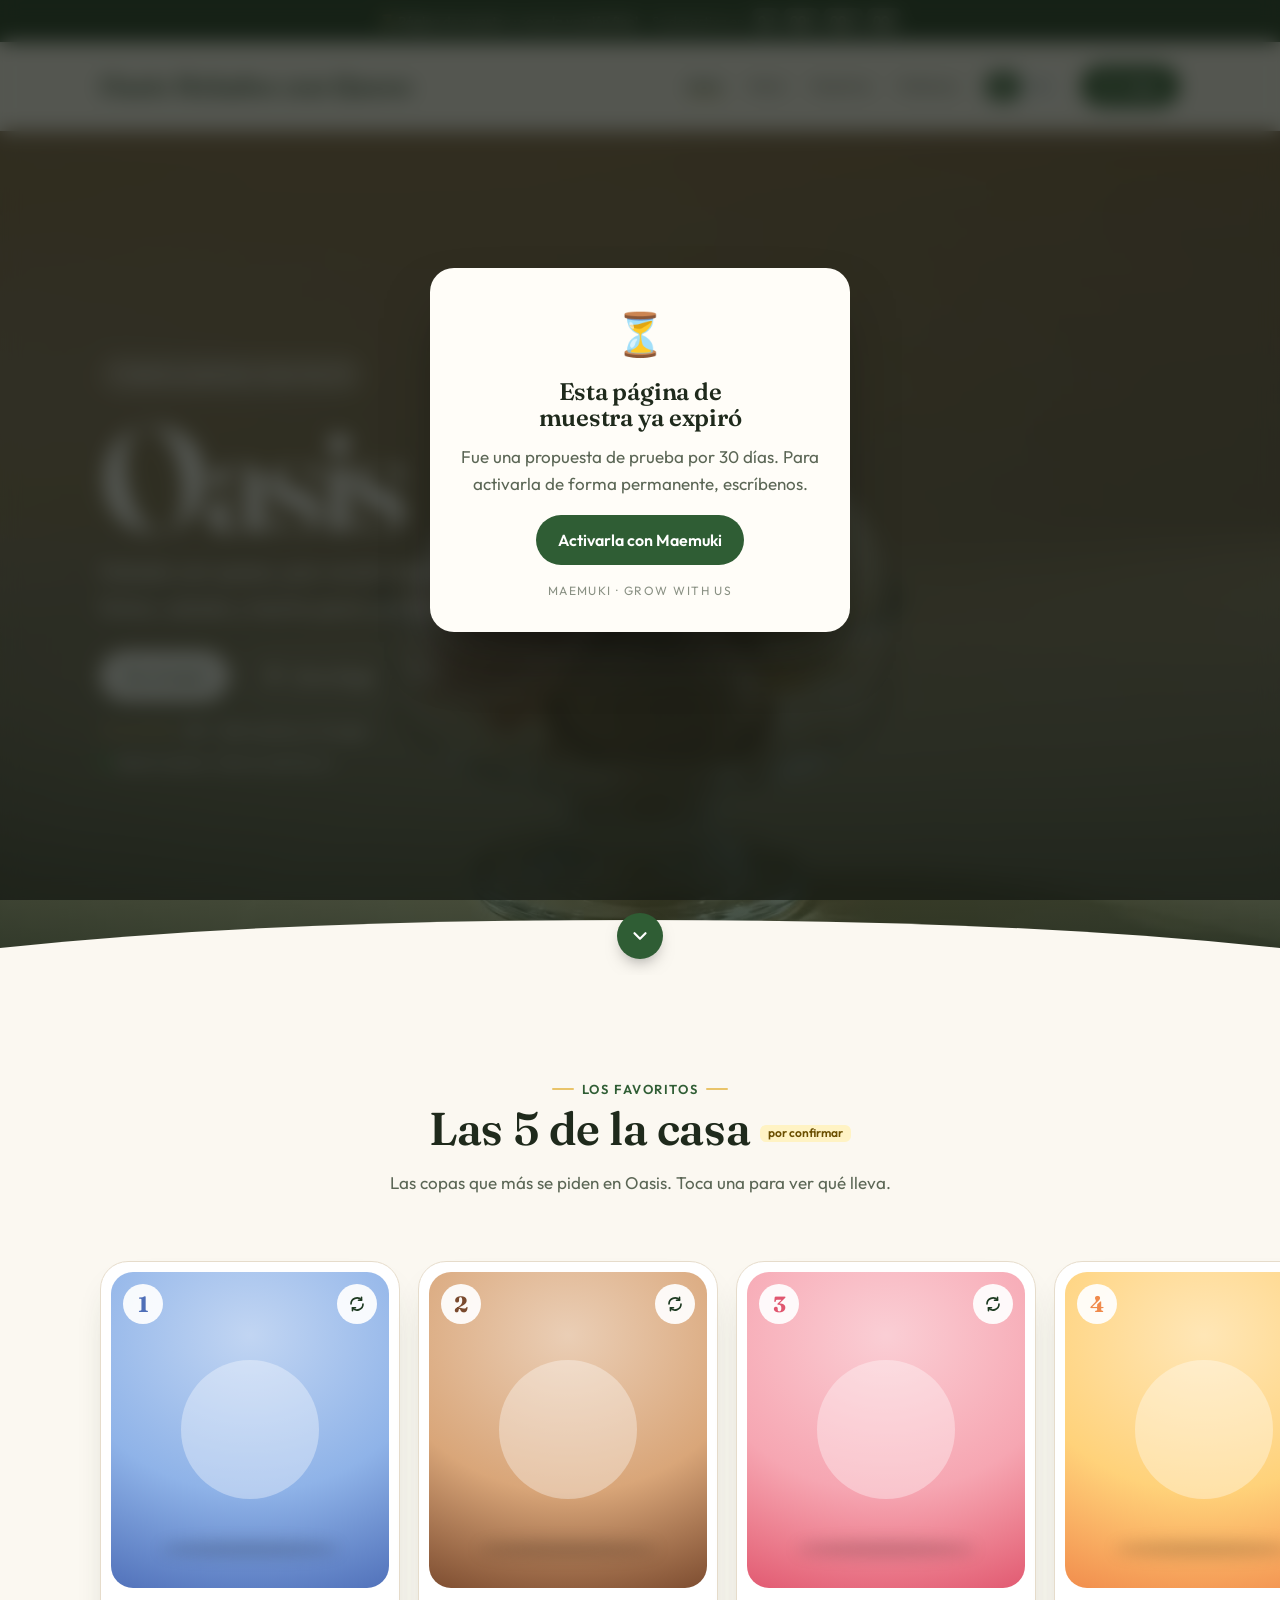
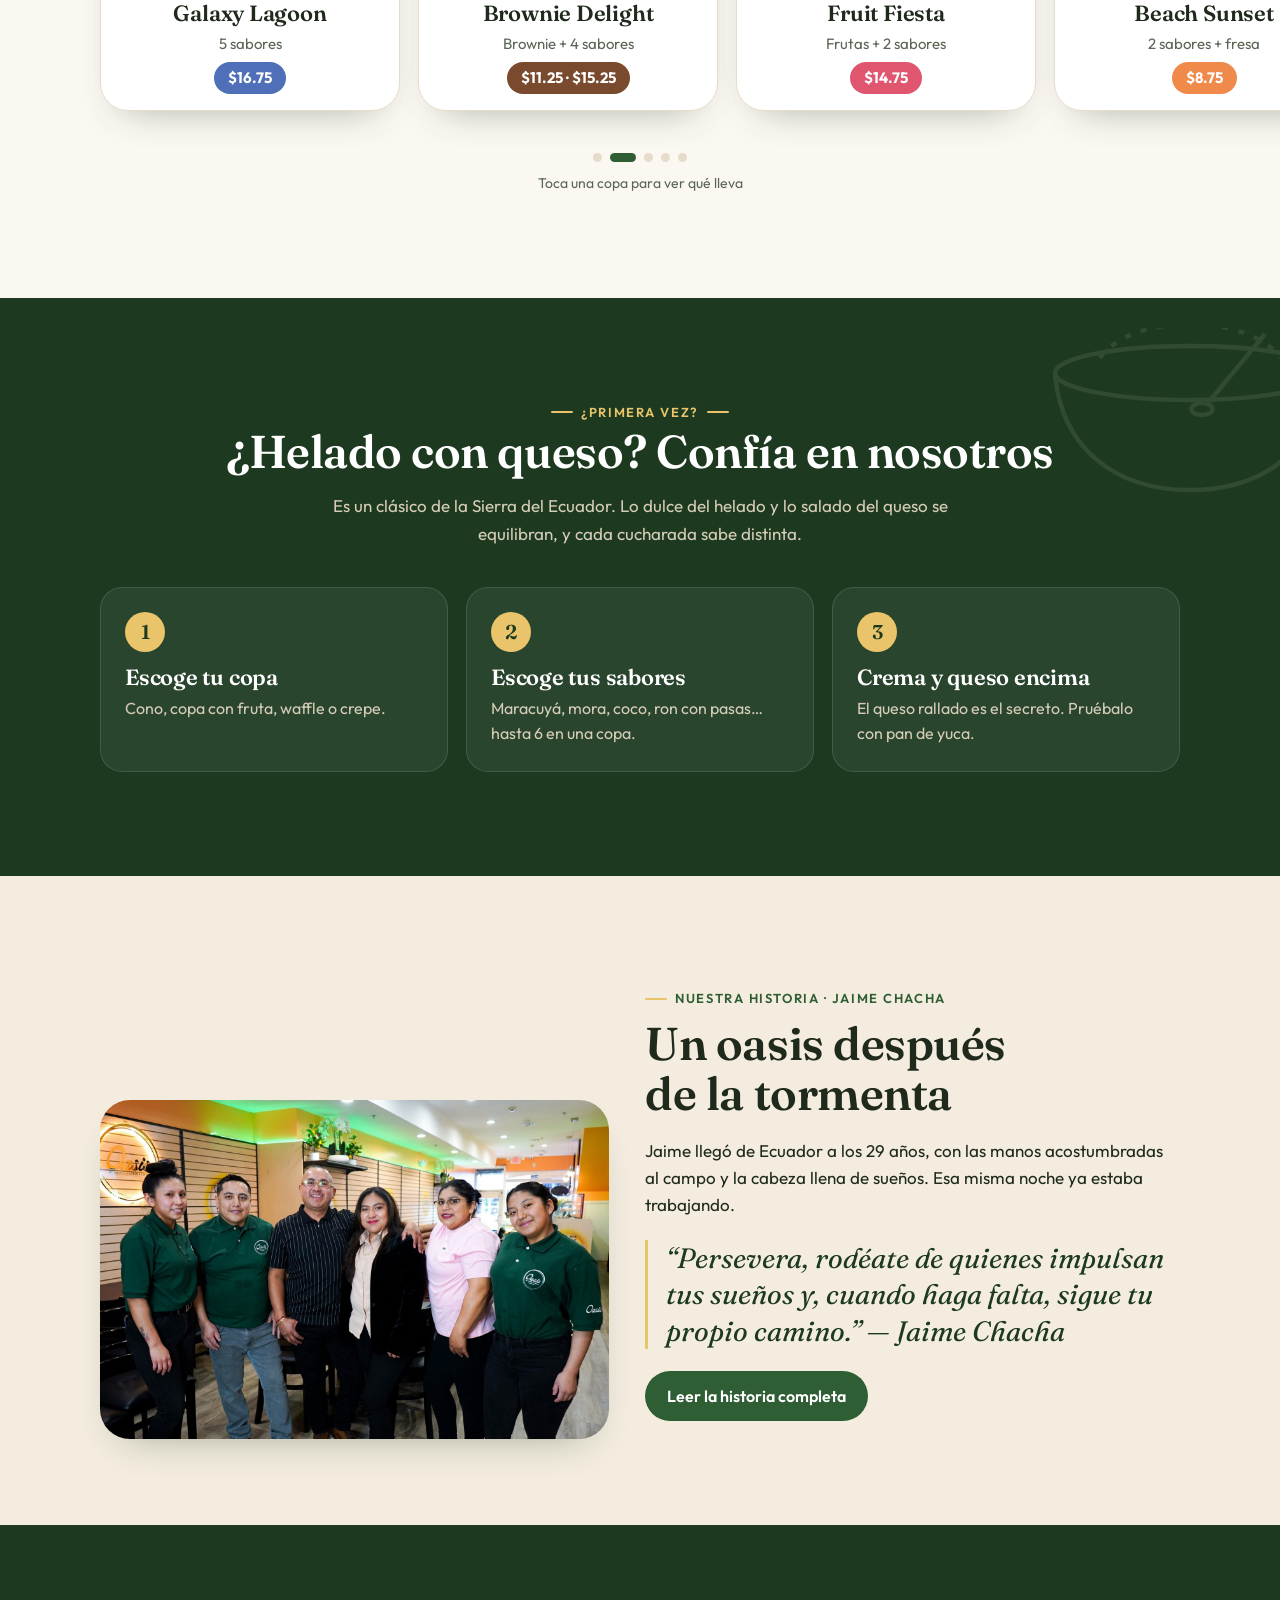
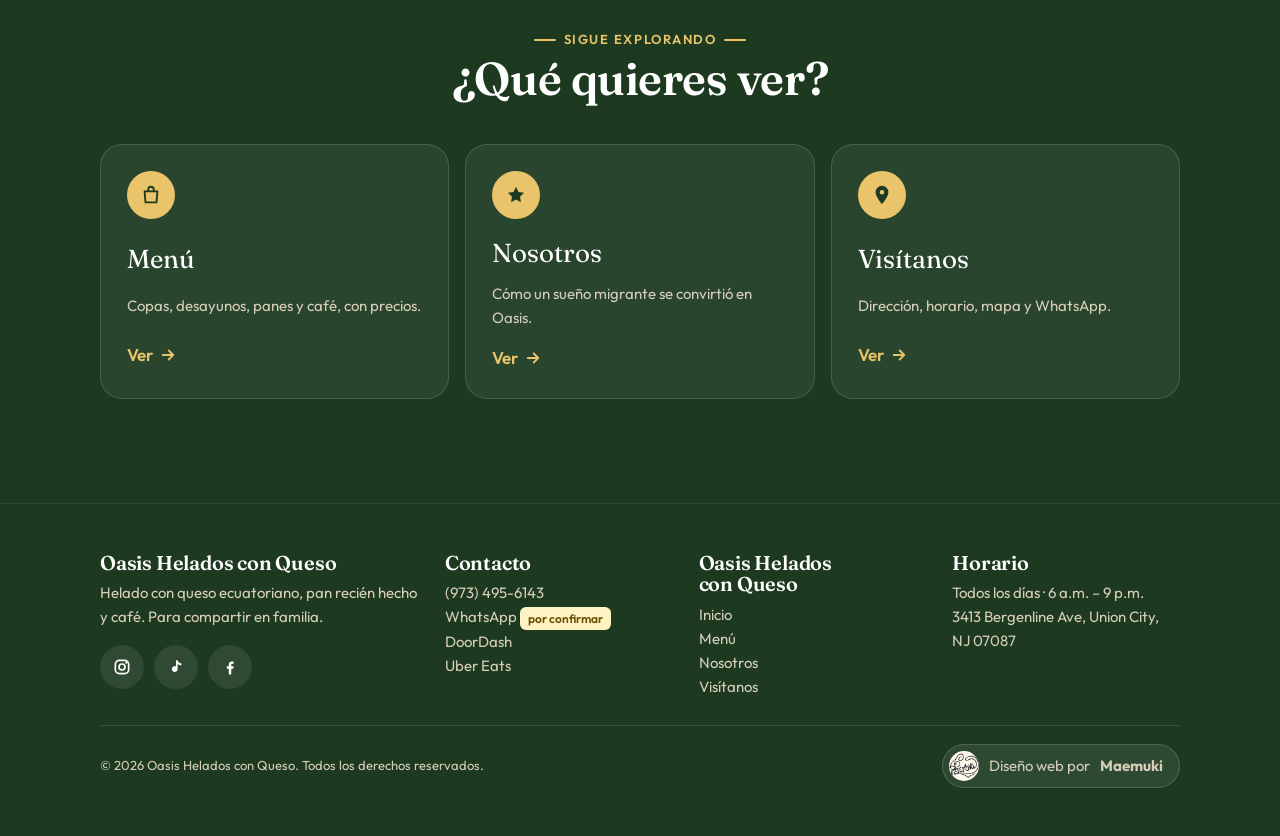
<file: oasis/index.html>
<!doctype html>
<html lang="es">
<head>
<meta charset="utf-8">
<meta name="viewport" content="width=device-width, initial-scale=1, viewport-fit=cover">
<meta name="robots" content="noindex, nofollow">
<meta name="description" content="">
<meta name="theme-color" content="#1d3a21">
<title>Oasis</title>
<link rel="preconnect" href="https://fonts.googleapis.com">
<link rel="preconnect" href="https://fonts.gstatic.com" crossorigin>
<link rel="stylesheet" href="../plantilla/sitio.css?v=202611011630">
</head>
<body>
<div id="app"></div>
<script src="negocio.js?v=202611011745"></script>
<script src="../plantilla/sabores.js?v=202611011630"></script>
<script src="../plantilla/sitio.js?v=202611011630"></script>
</body>
</html>
</file>
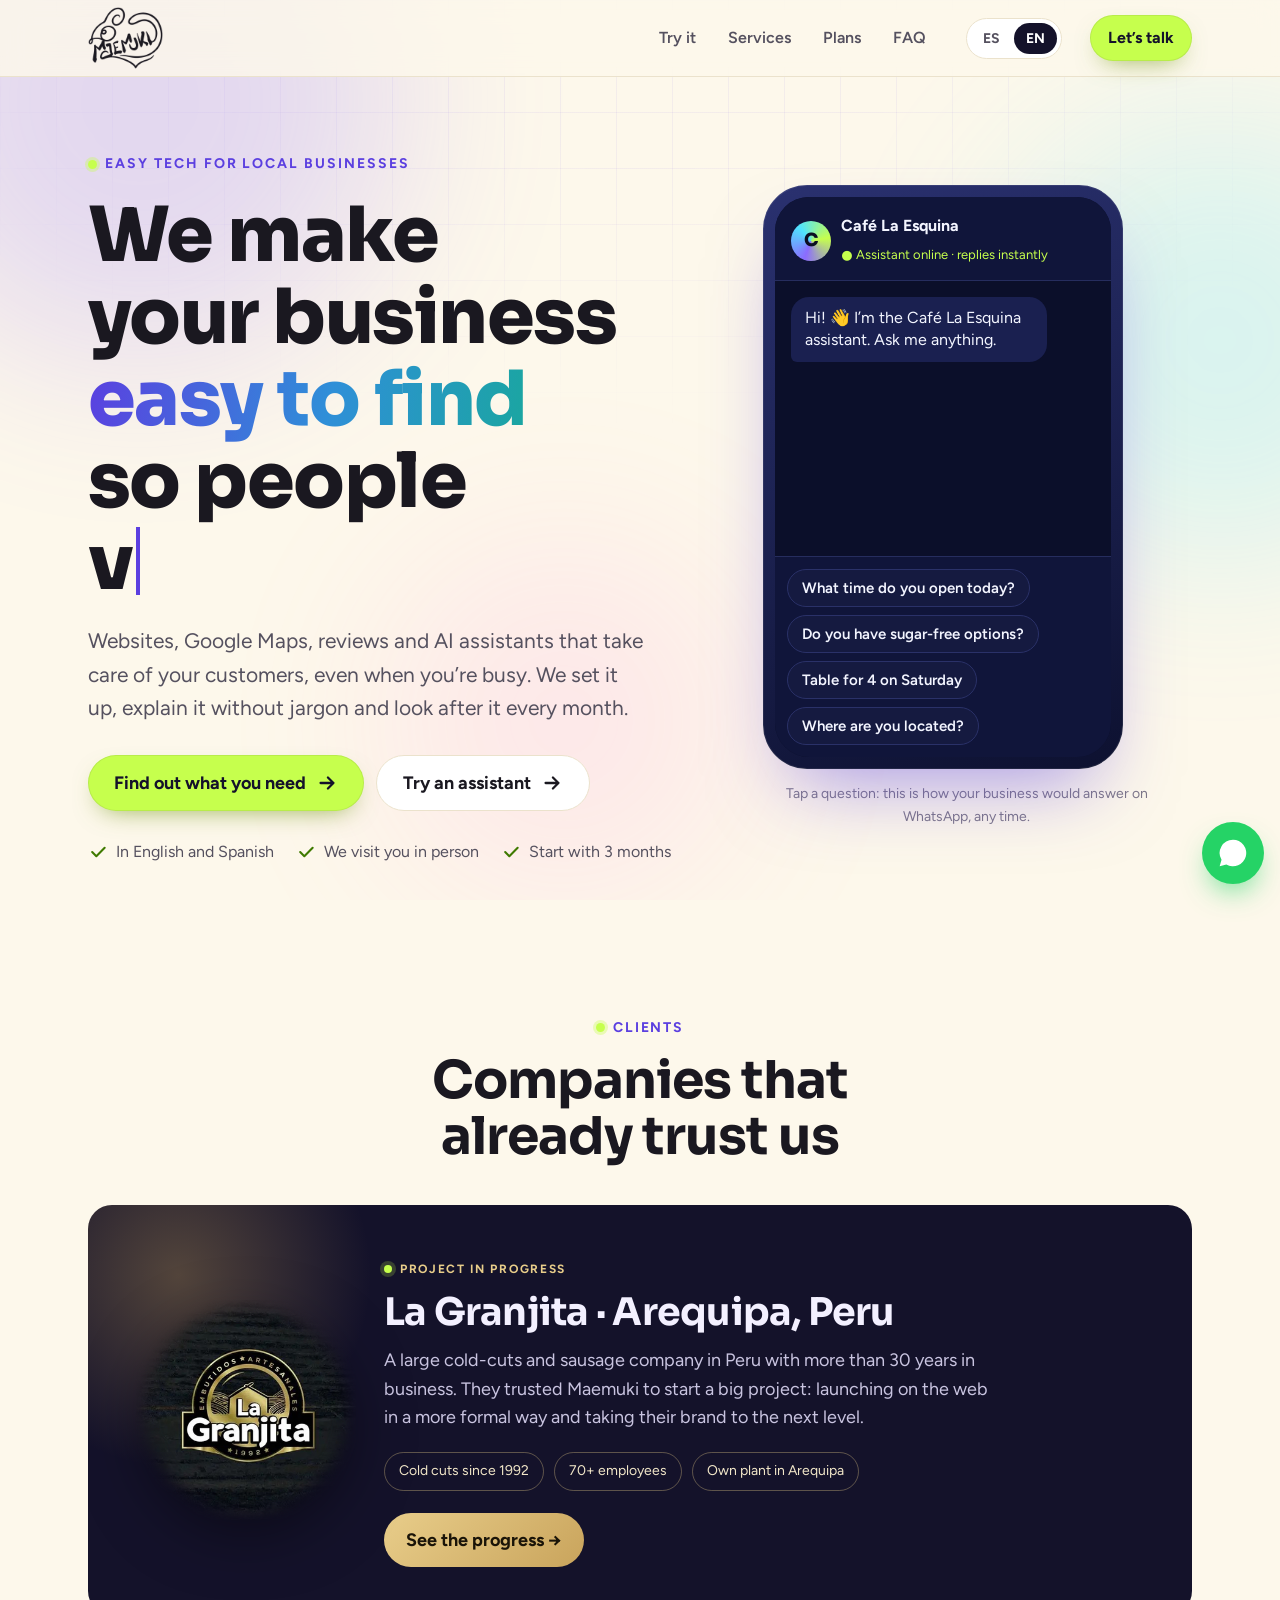
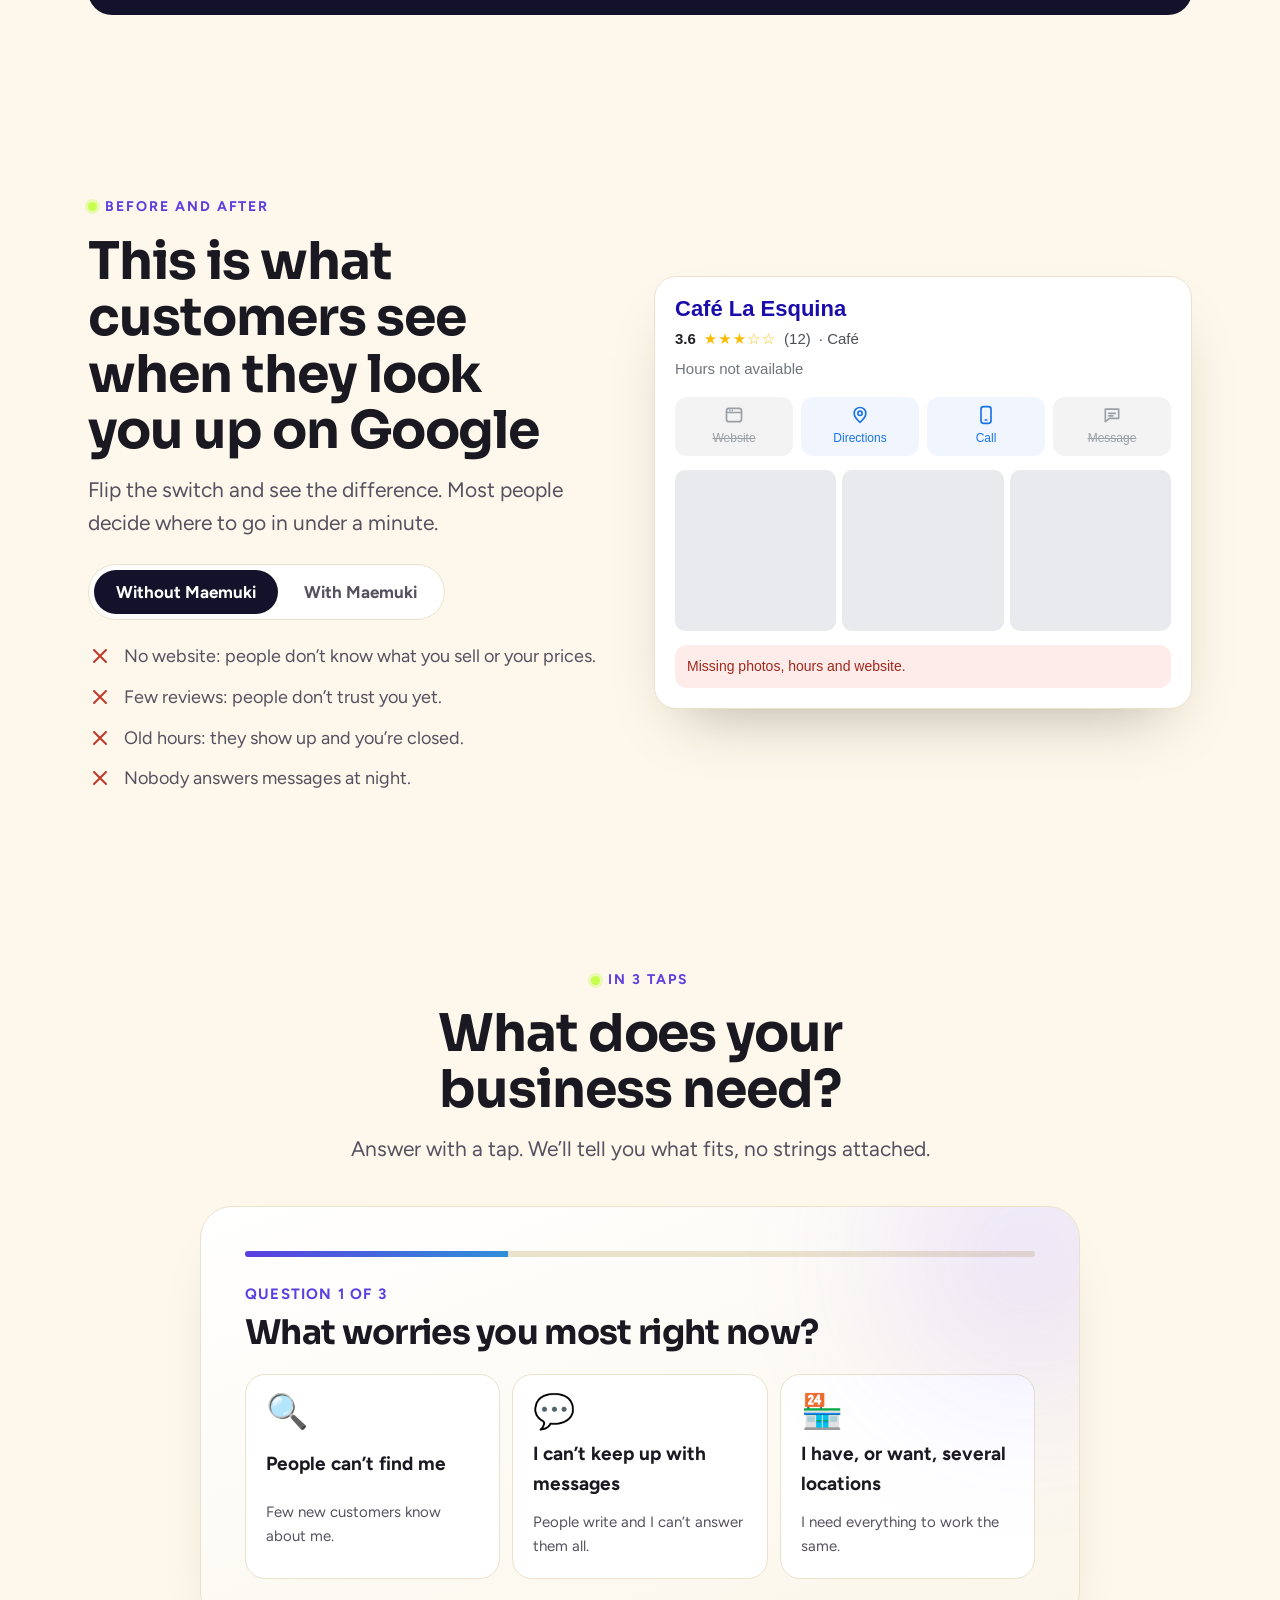
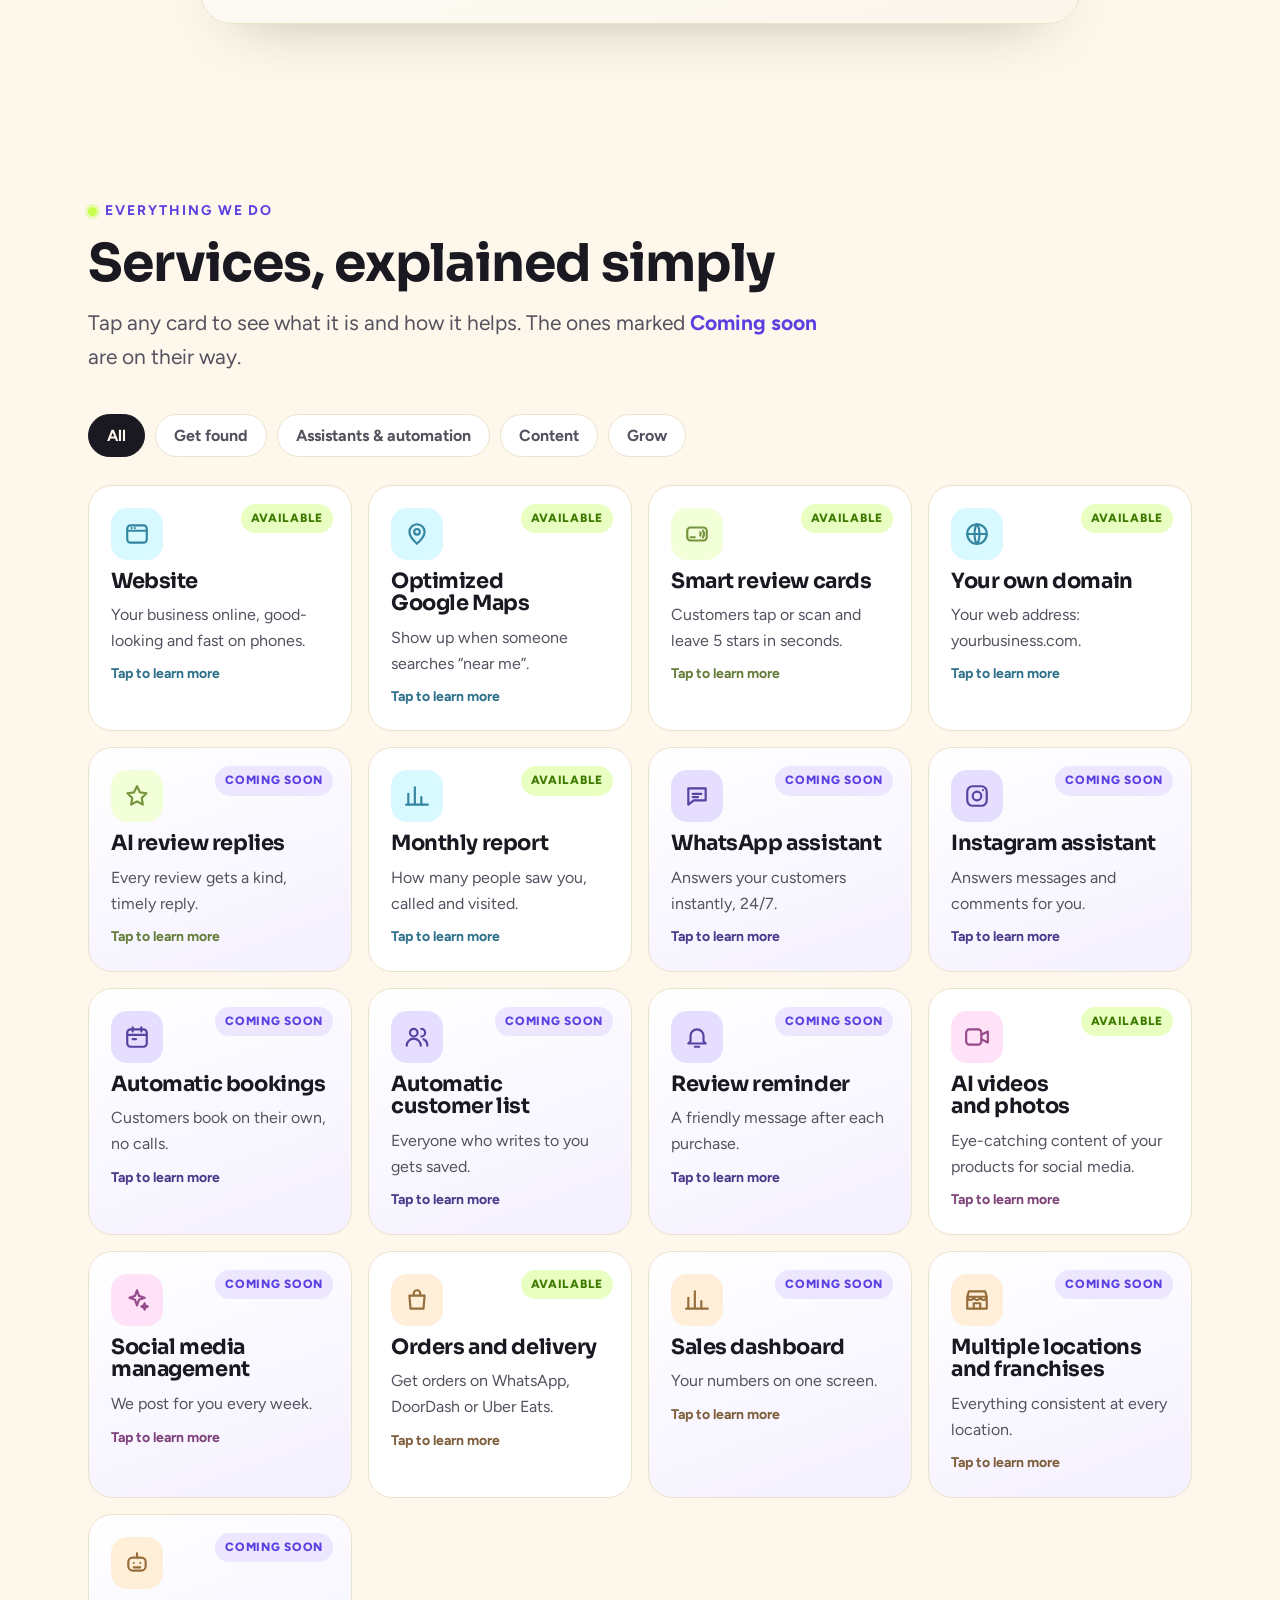
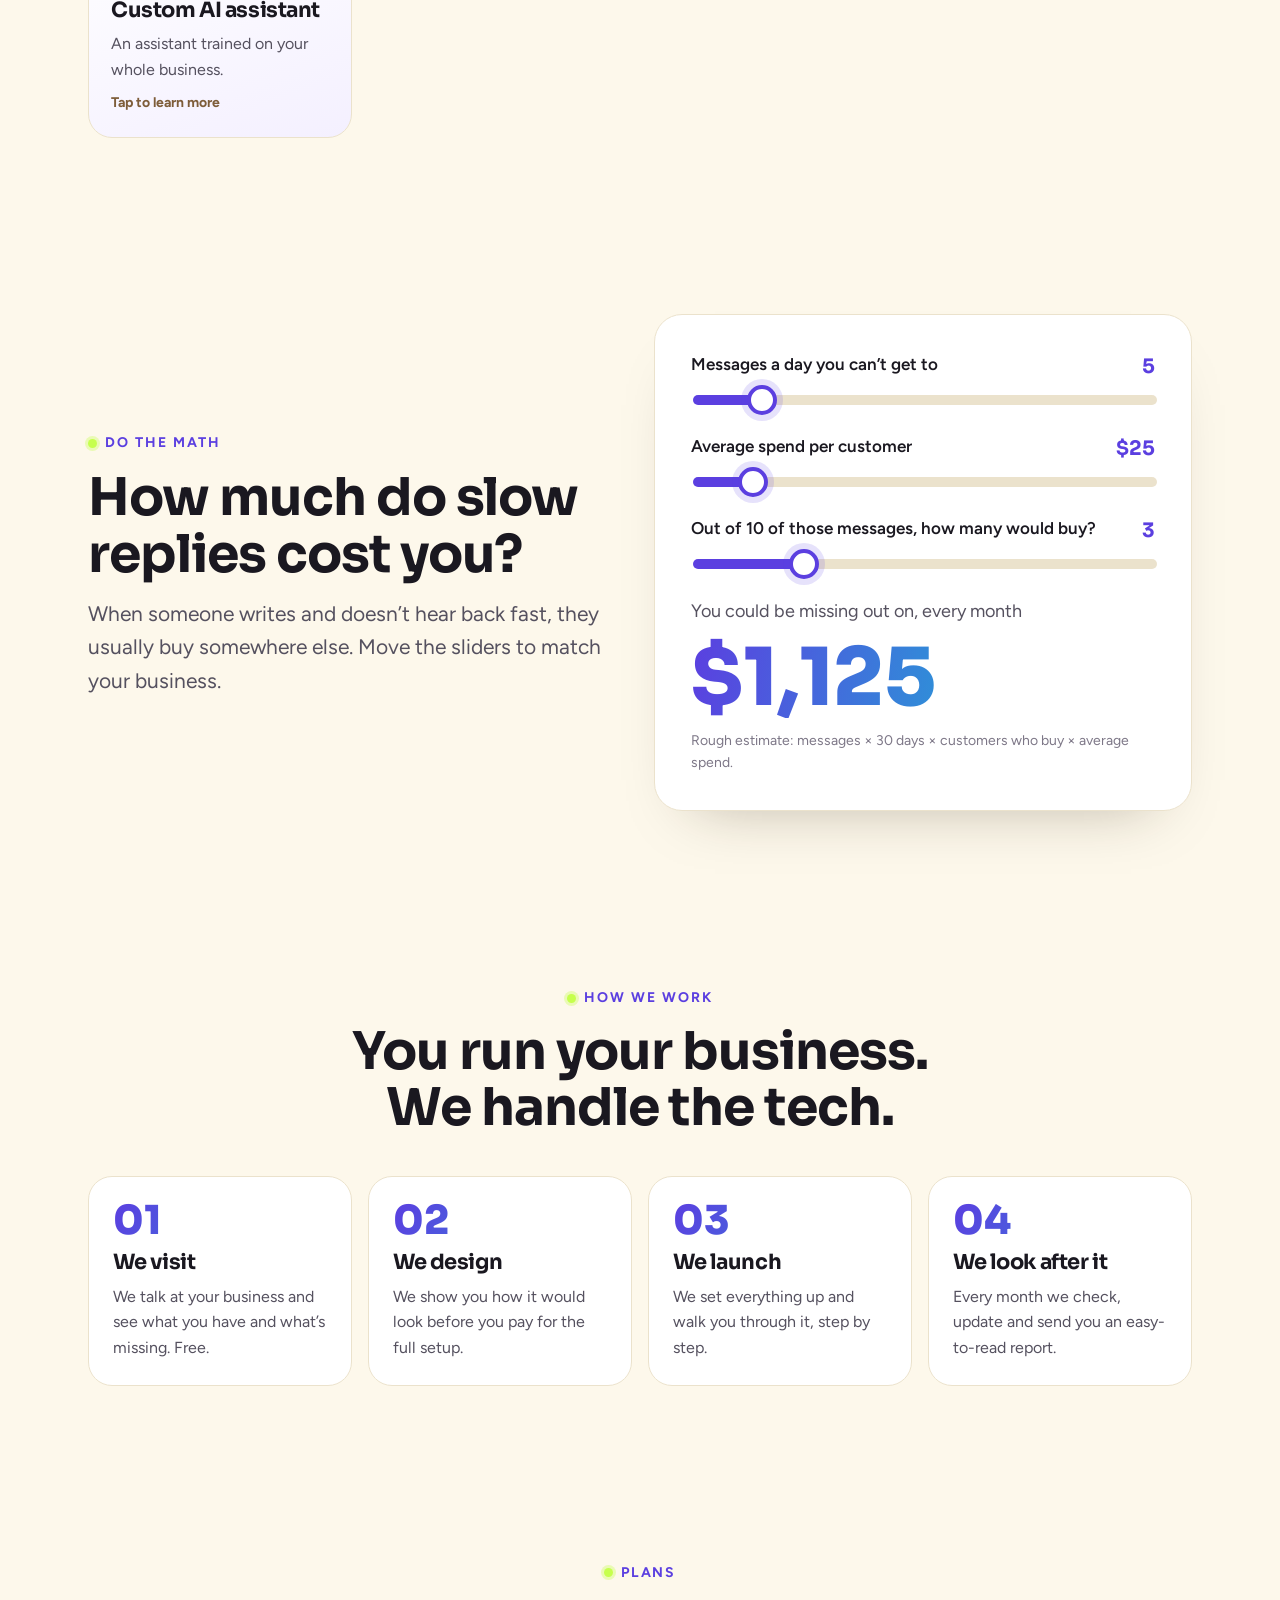
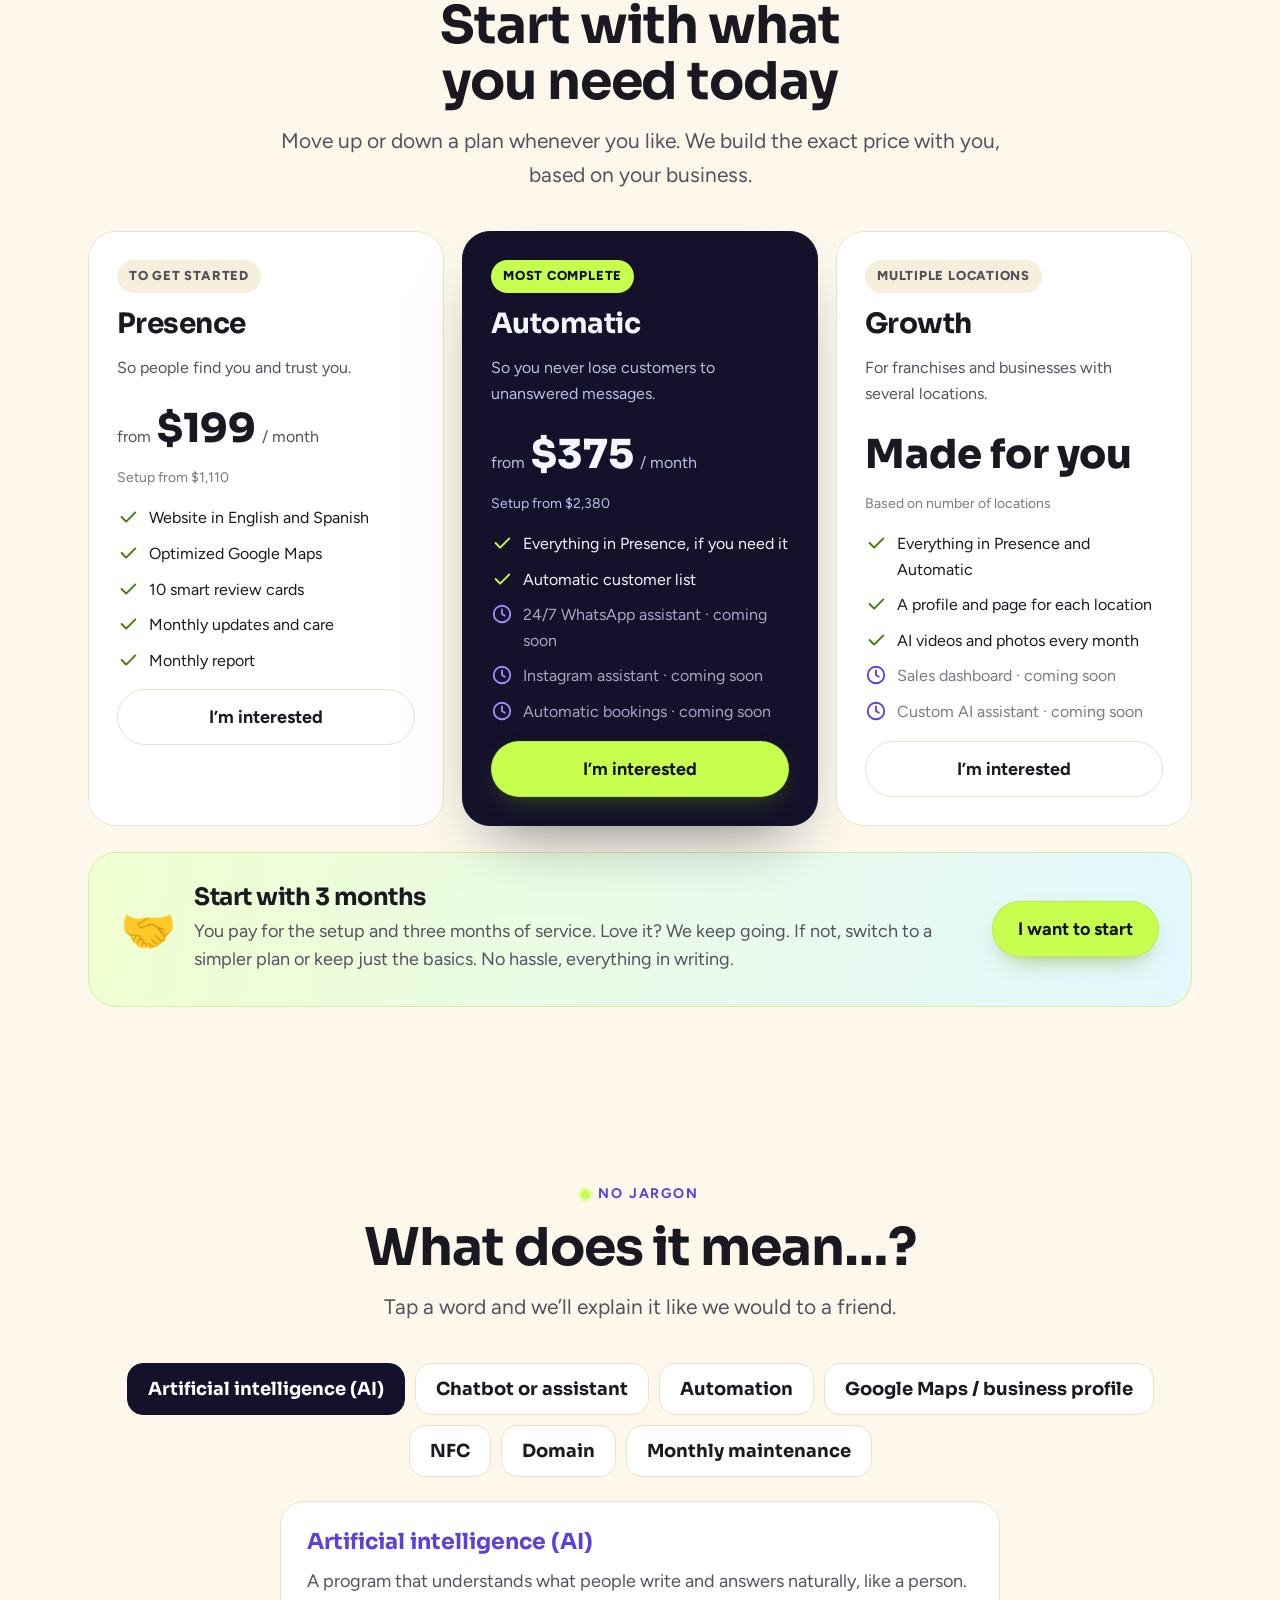
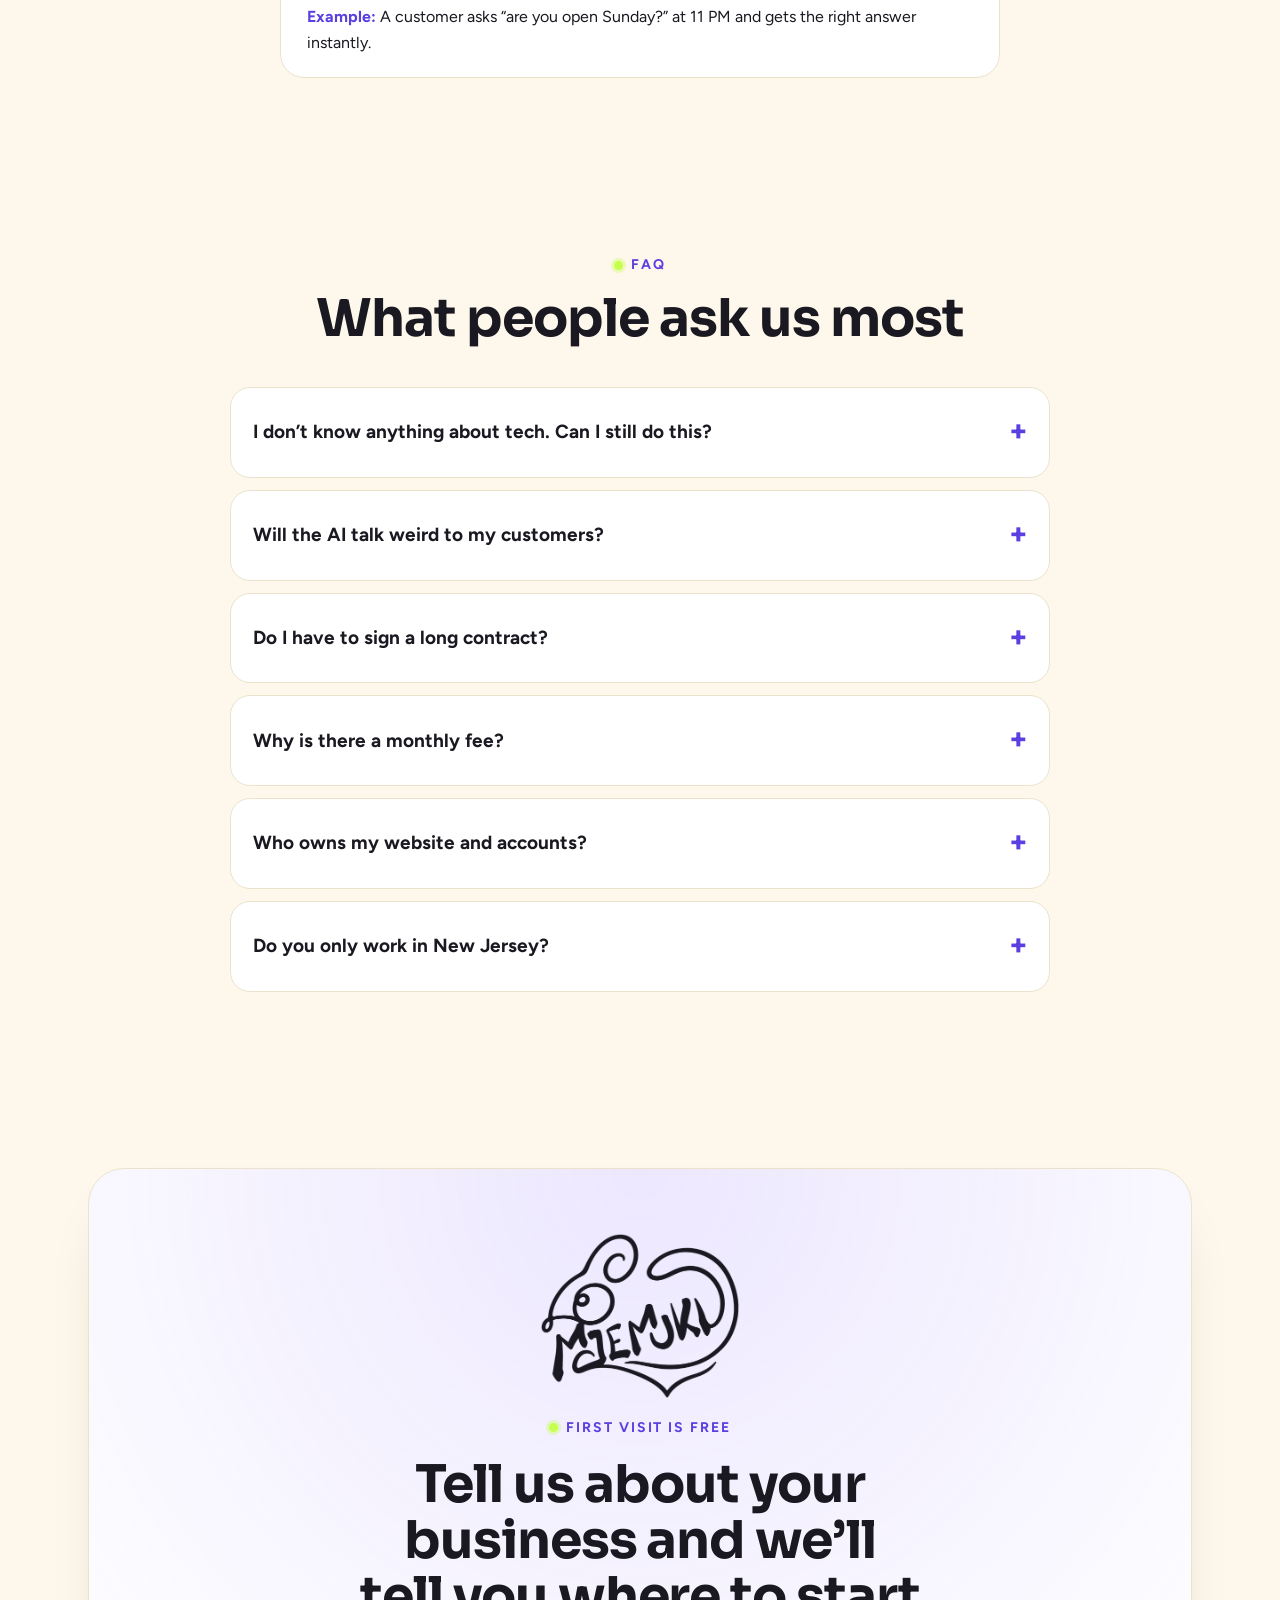
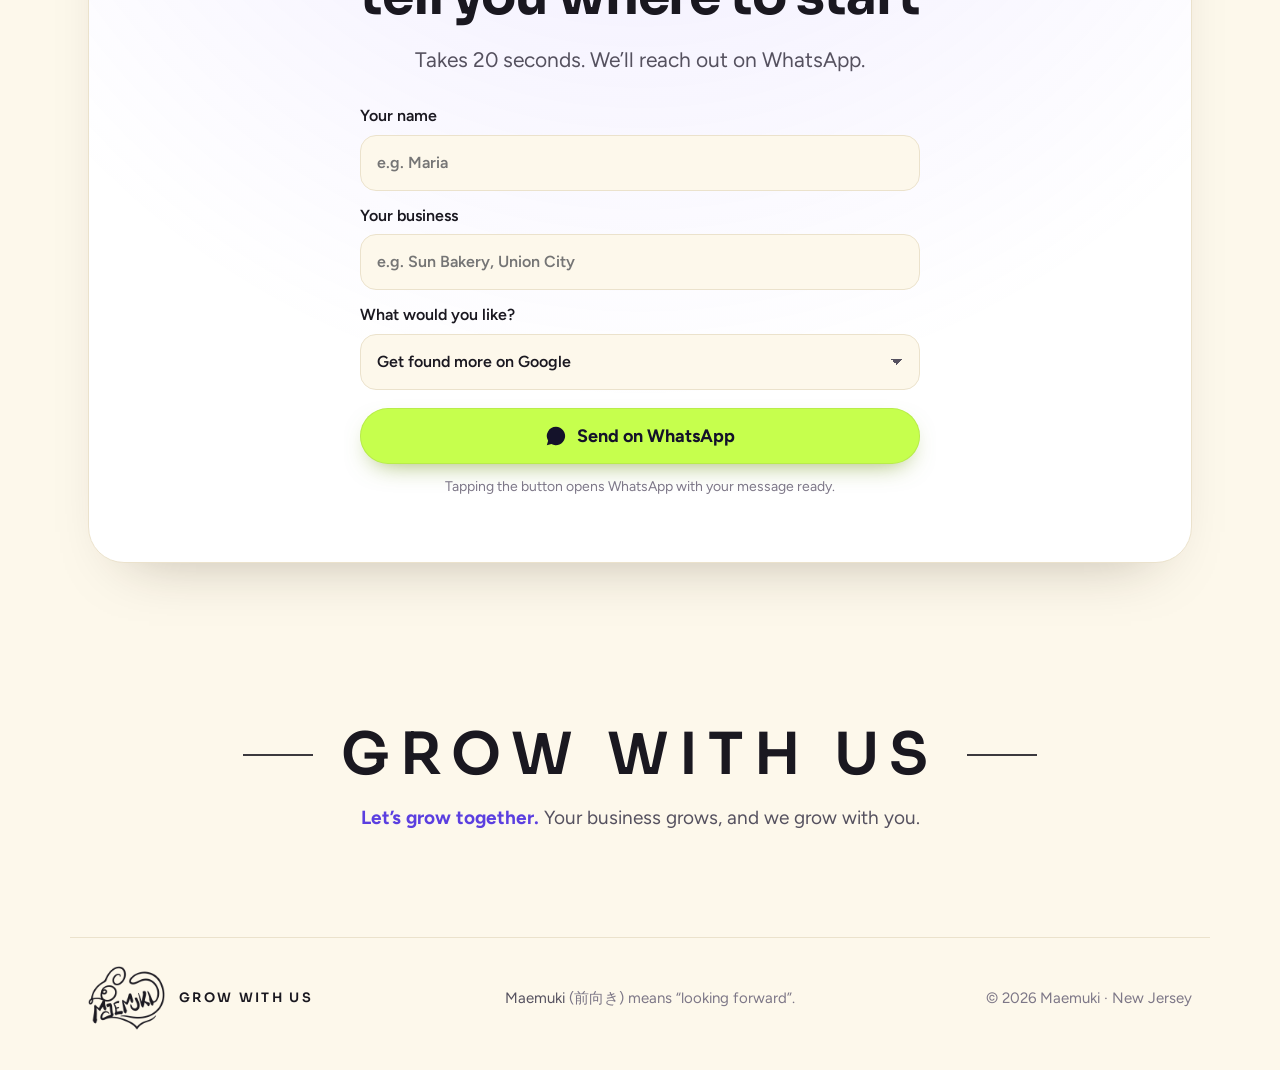
<file: maemuki/en/index.html>
<!doctype html>
<html lang="en">
<head>
<meta charset="utf-8">
<meta name="viewport" content="width=device-width,initial-scale=1,viewport-fit=cover">
<title>Maemuki · Easy tech for your business</title>
<meta name="description" content="Maemuki helps local businesses get found on Google, get more messages and bring customers back: websites, Google Maps, reviews and AI assistants, explained simply.">
<meta name="theme-color" content="#fdf8eb">
<link rel="icon" href="../icon.png">
<link rel="preconnect" href="https://fonts.googleapis.com">
<link rel="preconnect" href="https://fonts.gstatic.com" crossorigin>
<link rel="stylesheet" href="https://fonts.googleapis.com/css2?family=Sora:wght@400;600;700;800&family=Figtree:wght@400;500;600;700&display=swap">
<style>
/* Maemuki — oscuro futurista pero calmado: un fondo, un acento (lima) y un brillo (violeta→cian) */
:root{
  --bg:#fdf8eb; --bg2:#f6efdc; --card:#ffffff; --card2:#fbf6ea; --line:#ebe2cc;
  --ink:#1a1820; --soft:#55515f; --dim:#7d7787;
  --lime:#c6ff4d; --cyan:#4fe3ff; --violet:#8b6bff; --pink:#ff7ad9;
  --acc:#5b3fe0; --ok:#3f7a00; --dark:#14122a;
  --display:"Sora",system-ui,sans-serif; --body:"Figtree",system-ui,sans-serif;
  --r:24px; --wrap:1140px;
}
*{box-sizing:border-box}
html{scroll-behavior:smooth;scroll-padding-top:84px}
body{margin:0;background:var(--bg);color:var(--ink);font-family:var(--body);font-size:18px;line-height:1.6;-webkit-font-smoothing:antialiased;overflow-x:hidden}
img,svg{display:block;max-width:100%}
a{color:inherit}
h1,h2,h3{font-family:var(--display);line-height:1.08;margin:0;letter-spacing:-.02em;text-wrap:balance}
p{margin:0}
.wrap{width:100%;max-width:var(--wrap);margin:0 auto;padding-inline:max(18px,env(safe-area-inset-left,0px))}
.sr{position:absolute;width:1px;height:1px;overflow:hidden;clip:rect(0 0 0 0)}
:focus-visible{outline:3px solid var(--acc);outline-offset:3px;border-radius:10px}

/* fondo: aurora + rejilla muy suave */
.sky{position:fixed;inset:0;z-index:-1;pointer-events:none;overflow:hidden}
.sky::before{content:"";position:absolute;inset:0;background-image:linear-gradient(rgba(91,63,224,.06) 1px,transparent 1px),linear-gradient(90deg,rgba(91,63,224,.06) 1px,transparent 1px);background-size:56px 56px;mask-image:radial-gradient(ellipse 80% 60% at 50% 0%,#000 30%,transparent 80%);-webkit-mask-image:radial-gradient(ellipse 80% 60% at 50% 0%,#000 30%,transparent 80%)}
.orb{position:absolute;border-radius:50%;filter:blur(90px);opacity:.22;animation:drift 18s ease-in-out infinite alternate}
.orb.a{width:520px;height:520px;background:var(--violet);top:-160px;left:-120px}
.orb.b{width:440px;height:440px;background:var(--cyan);top:120px;right:-160px;opacity:.2;animation-delay:-6s}
.orb.c{width:360px;height:360px;background:var(--pink);top:60vh;left:30%;opacity:.12;animation-delay:-12s}
@keyframes drift{to{transform:translate(60px,40px) scale(1.12)}}

/* cabecera */
.top{position:sticky;top:0;z-index:30;background:rgba(253,248,235,.82);backdrop-filter:blur(14px);-webkit-backdrop-filter:blur(14px);border-bottom:1px solid var(--line)}
.top .wrap{display:flex;align-items:center;gap:18px;height:76px}
.brand{display:flex;align-items:center;gap:10px;text-decoration:none}
.brand img{height:62px;width:auto}
footer .brand img{height:64px}
.mark{width:36px;height:36px;border-radius:12px;background:conic-gradient(from 200deg,var(--violet),var(--cyan),var(--lime),var(--violet));display:grid;place-items:center;box-shadow:0 0 24px -4px var(--violet)}
.mark svg{width:20px;height:20px;color:#07091a}
.nav{display:none;gap:4px;margin-left:auto}
.nav a{text-decoration:none;color:var(--soft);font-weight:600;font-size:16px;padding:8px 14px;border-radius:999px}
.nav a:hover{color:var(--ink);background:var(--bg2)}
.lang{display:inline-flex;background:#fff;border:1px solid var(--line);border-radius:999px;padding:4px;gap:2px;margin-left:auto}
.lang a{font:700 14px var(--body);text-decoration:none;color:var(--soft);padding:7px 12px;border-radius:999px}
.lang a[aria-current="true"]{background:var(--dark);color:#fff}
@media(min-width:960px){.lang{margin-left:8px}}
.top .btn{margin-left:10px}
@media(min-width:960px){.nav{display:flex}}

.btn{display:inline-flex;align-items:center;justify-content:center;gap:10px;min-height:56px;padding:0 26px;border-radius:999px;font:700 18px/1 var(--body);text-decoration:none;border:0;cursor:pointer;transition:transform .15s,box-shadow .2s,background .2s;white-space:nowrap}
.btn svg{width:22px;height:22px}
.btn-lime{background:var(--lime);color:#14122a;box-shadow:0 10px 26px -12px rgba(100,140,0,.7),inset 0 0 0 1px rgba(20,18,42,.08)}
.btn-lime:hover{transform:translateY(-2px);box-shadow:0 16px 32px -12px rgba(100,140,0,.8),inset 0 0 0 1px rgba(20,18,42,.08)}
.btn-ghost{background:#fff;color:var(--ink);border:1px solid var(--line)}
.btn-ghost:hover{background:var(--bg2)}
.top .btn{min-height:46px;padding:0 18px;font-size:16px}

/* secciones */
section{padding-block:88px}
.eyebrow{display:inline-flex;align-items:center;gap:8px;font-size:14px;font-weight:700;letter-spacing:.14em;text-transform:uppercase;color:var(--acc)}
.eyebrow::before{content:"";width:9px;height:9px;border-radius:50%;background:var(--lime);box-shadow:0 0 0 3px rgba(198,255,77,.35)}
.head{display:grid;gap:14px;max-width:760px;margin-bottom:40px}
.head.c{margin-inline:auto;text-align:center;justify-items:center}
h2{font-size:clamp(32px,5.4vw,52px)}
.lead{color:var(--soft);font-size:clamp(18px,2.2vw,21px)}
.grad{background:linear-gradient(100deg,#5b3fe0,#2f8fd8 55%,#1aa6a0);-webkit-background-clip:text;background-clip:text;color:transparent}

/* héroe */
.hero{padding-block:72px 64px}
.hero .wrap{display:grid;gap:44px;align-items:center}
@media(min-width:960px){.hero .wrap{grid-template-columns:1.05fr .95fr}#tryBot svg{transform:rotate(-90deg)}}
#tryBot svg{transition:transform .3s}
.hero h1{font-size:clamp(40px,7.4vw,76px);font-weight:800}
.rotbox{display:inline-grid;vertical-align:bottom;white-space:nowrap}
.rotbox>span{grid-area:1/1;text-align:left}
.rotbox .ghost{visibility:hidden;padding-right:10px}
.rot{display:inline-block;min-width:1ch}
.rot::after{content:"";display:inline-block;width:4px;height:.9em;margin-left:4px;vertical-align:-.08em;background:var(--acc);animation:blink 1s steps(1) infinite}
@keyframes blink{50%{opacity:0}}
.hero .lead{margin-top:20px;max-width:560px}
.hero .btns{display:flex;flex-wrap:wrap;gap:12px;margin-top:30px}
.trust{display:flex;flex-wrap:wrap;gap:10px 22px;margin-top:28px;color:var(--soft);font-size:16px}
.trust span{display:inline-flex;align-items:center;gap:8px}
.trust svg{width:20px;height:20px;color:var(--ok)}

/* teléfono demo */
.phone{position:relative;justify-self:center;width:min(360px,100%);border-radius:44px;padding:12px;background:linear-gradient(160deg,#2a3170,#0d1130);box-shadow:0 40px 80px -30px rgba(91,63,224,.55),inset 0 0 0 1px rgba(255,255,255,.08)}
.screen{border-radius:34px;background:#0b0f2a;color:#f3f5ff;overflow:hidden;display:flex;flex-direction:column;height:560px}
.chat-top{display:flex;align-items:center;gap:10px;padding:16px 16px 12px;background:#10153a;border-bottom:1px solid #262d5e}
.avatar{width:40px;height:40px;border-radius:50%;background:conic-gradient(from 200deg,var(--violet),var(--cyan),var(--lime),var(--violet));display:grid;place-items:center;font-weight:800;color:#0b0e22;font-family:var(--display)}
.chat-top b{display:block;font-size:16px}
.chat-top small{color:var(--lime);font-size:13px}
.msgs{flex:1;overflow-y:auto;padding:16px;display:flex;flex-direction:column;gap:10px;scroll-behavior:smooth}
.m{max-width:84%;padding:10px 14px;border-radius:18px;font-size:16px;line-height:1.4;animation:pop .35s cubic-bezier(.34,1.56,.64,1)}
.m.bot{background:#1a2050;border-bottom-left-radius:6px;align-self:flex-start}
.m.me{background:var(--lime);color:#0b0e22;border-bottom-right-radius:6px;align-self:flex-end;font-weight:600}
.m.typing{display:flex;gap:4px;padding:14px}
.m.typing i{width:7px;height:7px;border-radius:50%;background:#b9bfe6;animation:dot 1s infinite}
.m.typing i:nth-child(2){animation-delay:.15s}.m.typing i:nth-child(3){animation-delay:.3s}
@keyframes dot{0%,60%,100%{opacity:.3;transform:translateY(0)}30%{opacity:1;transform:translateY(-3px)}}
@keyframes pop{from{opacity:0;transform:translateY(8px) scale(.96)}to{opacity:1;transform:none}}
.quick{display:flex;flex-wrap:wrap;gap:8px;padding:12px;border-top:1px solid #262d5e;background:#10153a}
.quick button{font:600 15px var(--body);color:#f3f5ff;background:#151a40;border:1px solid #2a3168;border-radius:999px;padding:9px 14px;cursor:pointer}
.quick button:hover{border-color:var(--cyan)}
.quick button:disabled{opacity:.45;cursor:default}
.phone-note{text-align:center;color:var(--dim);font-size:14px;margin-top:14px}
.phone.glow{animation:glow 1.2s ease-in-out 3}
@keyframes glow{0%,100%{box-shadow:0 40px 80px -30px rgba(91,63,224,.55),inset 0 0 0 1px rgba(255,255,255,.08)}50%{box-shadow:0 0 0 10px rgba(198,255,77,.65),0 40px 90px -20px rgba(91,63,224,.8)}}
.tap-hint{position:absolute;left:50%;bottom:118px;transform:translateX(-50%);z-index:3;background:var(--lime);color:#14122a;font-weight:800;font-size:15px;padding:8px 14px;border-radius:999px;white-space:nowrap;box-shadow:0 10px 24px -8px rgba(0,0,0,.5);pointer-events:none;opacity:0;transition:opacity .3s}
.tap-hint.on{opacity:1;animation:bounce 1s ease-in-out infinite}
@keyframes bounce{0%,100%{transform:translate(-50%,0)}50%{transform:translate(-50%,6px)}}
@media(prefers-reduced-motion:reduce){.phone.glow{animation:none;box-shadow:0 0 0 6px var(--lime)}}

/* antes / después */
.ba{display:grid;gap:28px;align-items:center}
@media(min-width:900px){.ba{grid-template-columns:1fr 1fr}}
.switch{display:inline-flex;background:var(--card);border:1px solid var(--line);border-radius:999px;padding:5px;gap:4px}
.switch button{font:700 17px var(--body);border:0;border-radius:999px;padding:12px 22px;cursor:pointer;background:transparent;color:var(--soft);transition:background .25s,color .25s}
.switch button[aria-pressed="true"]{background:var(--dark);color:#fff}
.gcard{background:#fff;color:#202124;border:1px solid var(--line);border-radius:22px;padding:20px;box-shadow:0 30px 60px -30px rgba(40,30,10,.35);font-family:Arial,system-ui,sans-serif;transition:transform .4s}
.gcard h3{font-family:Arial,system-ui,sans-serif;font-size:22px;letter-spacing:0;color:#1a0dab}
.g-row{display:flex;align-items:center;gap:8px;font-size:15px;color:#4d5156;margin-top:6px}
.g-stars{color:#fbbc04;letter-spacing:1px}
.g-btns{display:grid;grid-template-columns:repeat(4,1fr);gap:8px;margin-top:16px}
.g-btns span{display:grid;justify-items:center;gap:4px;font-size:12px;color:#1a73e8;padding:8px 2px;border-radius:12px;background:#f1f6fe;text-align:center}
.g-btns span.off{color:#9aa0a6;background:#f3f3f3;text-decoration:line-through}
.g-btns svg{width:20px;height:20px}
.g-photos{display:grid;grid-template-columns:repeat(3,1fr);gap:6px;margin-top:14px}
.g-photos i{aspect-ratio:1;border-radius:10px;background:#e8eaed}
.g-photos.on i:nth-child(1){background:linear-gradient(135deg,#ffb3c7,#ff7aa2)}
.g-photos.on i:nth-child(2){background:linear-gradient(135deg,#ffe08a,#ffb84d)}
.g-photos.on i:nth-child(3){background:linear-gradient(135deg,#a8e6cf,#56c596)}
.g-note{margin-top:14px;font-size:14px;padding:10px 12px;border-radius:12px}
.g-note.bad{background:#fdecea;color:#a1271b}
.g-note.good{background:#e6f4ea;color:#137333}
.ba-list{display:grid;gap:12px;margin-top:22px}
.ba-list li{display:flex;gap:12px;align-items:flex-start;color:var(--soft)}
.ba-list svg{width:24px;height:24px;flex:none;margin-top:2px}
.ba-list ul{list-style:none;padding:0;margin:0;display:grid;gap:12px}

/* recomendador */
.quiz{background:linear-gradient(160deg,#fff,var(--card2));box-shadow:0 30px 60px -40px rgba(40,30,10,.35);border:1px solid var(--line);border-radius:32px;padding:clamp(22px,4vw,44px);max-width:880px;margin:0 auto;position:relative;overflow:hidden}
.quiz::after{content:"";position:absolute;right:-80px;top:-80px;width:260px;height:260px;border-radius:50%;background:var(--violet);filter:blur(90px);opacity:.18;pointer-events:none}
.q-step{font-size:15px;color:var(--acc);font-weight:700;letter-spacing:.08em;text-transform:uppercase}
.q-title{font-size:clamp(24px,3.6vw,34px);margin:8px 0 22px}
.opts{display:grid;gap:12px}
@media(min-width:700px){.opts{grid-template-columns:repeat(3,1fr)}}
.opt{display:grid;gap:10px;text-align:left;font:inherit;color:var(--ink);background:#fff;border:1px solid var(--line);border-radius:20px;padding:20px;cursor:pointer;transition:transform .2s,border-color .2s,background .2s}
.opt:hover{transform:translateY(-3px);border-color:var(--acc);background:#f6f2ff}
.opt .em{font-size:34px;line-height:1}
.opt b{font-size:19px}
.opt small{color:var(--soft);font-size:15px}
.bar{height:6px;border-radius:6px;background:var(--line);margin-bottom:22px;overflow:hidden}
.bar i{display:block;height:100%;width:0;background:linear-gradient(90deg,var(--acc),#2f8fd8);transition:width .4s}
.result{display:grid;gap:14px;animation:pop .4s}
.result .tag{justify-self:start;background:var(--lime);color:#14122a;font-weight:800;font-size:14px;padding:6px 12px;border-radius:999px}
.result ul{margin:0;padding-left:20px;color:var(--soft)}
.result .btns{display:flex;flex-wrap:wrap;gap:10px;margin-top:6px}

/* servicios */
.filters{display:flex;flex-wrap:wrap;gap:10px;margin-bottom:28px}
.filters button{font:700 16px var(--body);color:var(--soft);background:#fff;border:1px solid var(--line);border-radius:999px;padding:11px 18px;cursor:pointer}
.filters button[aria-pressed="true"]{background:var(--ink);color:var(--bg);border-color:var(--ink)}
.grid{display:grid;gap:16px;grid-template-columns:repeat(auto-fill,minmax(260px,1fr))}
.svc{position:relative;text-align:left;font:inherit;color:var(--ink);background:var(--card);border:1px solid var(--line);border-radius:var(--r);padding:22px;cursor:pointer;display:grid;gap:10px;align-content:start;transition:transform .2s,border-color .2s,box-shadow .2s;overflow:hidden}
.svc:hover{transform:translateY(-4px);border-color:color-mix(in srgb,var(--c) 70%,var(--line));box-shadow:0 20px 40px -24px color-mix(in srgb,var(--c) 70%,#000)}
.svc .ic{width:52px;height:52px;border-radius:16px;display:grid;place-items:center;background:color-mix(in srgb,var(--c) 22%,#fff);color:color-mix(in srgb,var(--c) 55%,#14122a)}
.svc .ic svg{width:26px;height:26px}
.svc h3{font-size:21px}
.svc p{color:var(--soft);font-size:16px}
.svc .more{color:var(--ink);font-size:16px;display:none;border-top:1px dashed var(--line);padding-top:12px}
.svc[aria-expanded="true"] .more{display:block;animation:pop .3s}
.svc .tap{font-size:14px;color:color-mix(in srgb,var(--c) 45%,#14122a);font-weight:700}
.badge{position:absolute;top:18px;right:18px;font-size:12px;font-weight:800;letter-spacing:.06em;text-transform:uppercase;padding:5px 10px;border-radius:999px}
.badge.ok{background:#e9ffc2;color:var(--ok)}
.badge.soon{background:#ece6ff;color:var(--acc)}
.svc.soon{background:linear-gradient(160deg,#fff,#f4f0ff)}
.svc[hidden]{display:none}

/* calculadora */
.calc{display:grid;gap:28px;align-items:center}
@media(min-width:900px){.calc{grid-template-columns:1fr 1fr}}
.panel{box-shadow:0 30px 60px -40px rgba(40,30,10,.35);background:var(--card);border:1px solid var(--line);border-radius:28px;padding:clamp(22px,3.5vw,36px);display:grid;gap:26px}
.rng{display:grid;gap:10px}
.rng label{display:flex;justify-content:space-between;gap:12px;font-weight:600;font-size:17px}
.rng output{font-family:var(--display);color:var(--acc);font-weight:700;font-size:20px}
input[type=range]{-webkit-appearance:none;appearance:none;width:100%;height:10px;border-radius:10px;background:linear-gradient(90deg,var(--acc) var(--p,50%),var(--line) var(--p,50%));outline-offset:6px}
input[type=range]::-webkit-slider-thumb{-webkit-appearance:none;width:30px;height:30px;border-radius:50%;background:#fff;border:4px solid var(--acc);box-shadow:0 0 0 6px rgba(91,63,224,.15);cursor:pointer}
input[type=range]::-moz-range-thumb{width:24px;height:24px;border-radius:50%;background:#fff;border:4px solid var(--acc);cursor:pointer}
.big{font-family:var(--display);font-size:clamp(48px,8vw,80px);font-weight:800;line-height:1}
.calc-out{display:grid;gap:12px}
.calc-out small{color:var(--dim);font-size:14px}

/* pasos */
.steps{display:grid;gap:16px;counter-reset:s}
@media(min-width:900px){.steps{grid-template-columns:repeat(4,1fr)}}
.step{position:relative;background:var(--card);border:1px solid var(--line);border-radius:var(--r);padding:24px;display:grid;gap:10px;align-content:start}
.step::before{counter-increment:s;content:"0" counter(s);font-family:var(--display);font-weight:800;font-size:40px;line-height:1;background:linear-gradient(120deg,#5b3fe0,#2f8fd8);-webkit-background-clip:text;background-clip:text;color:transparent}
.step h3{font-size:21px}
.step p{color:var(--soft);font-size:16px}

/* planes */
.plans{display:grid;gap:18px}
@media(min-width:960px){.plans{grid-template-columns:repeat(3,1fr);align-items:stretch}}
.plan{position:relative;background:var(--card);border:1px solid var(--line);border-radius:28px;padding:28px;display:grid;gap:16px;align-content:start}
.plan.star{background:var(--dark);color:#f3f5ff;border-color:var(--dark);box-shadow:0 30px 60px -30px rgba(20,18,42,.6)}
.plan.star .for,.plan.star .price span,.plan.star .price small{color:#b9bfe6}
.plan.star li.s{color:#a9a3c9}
.plan.star li svg{color:var(--lime)}
.plan.star li.s svg{color:#a48cff}
.plan .pill{justify-self:start;font-size:13px;font-weight:800;letter-spacing:.06em;text-transform:uppercase;padding:6px 12px;border-radius:999px;background:var(--bg2);color:var(--soft)}
.plan.star .pill{background:var(--lime);color:#14122a}
.plan h3{font-size:28px}
.plan .for{color:var(--soft);font-size:16px}
.price{display:flex;align-items:baseline;gap:6px;flex-wrap:wrap}
.price b{font-family:var(--display);font-size:40px;font-weight:800}
.price span{color:var(--soft);font-size:16px}
.price small{width:100%;color:var(--dim);font-size:14px}
.plan ul{list-style:none;margin:0;padding:0;display:grid;gap:10px}
.plan li{display:flex;gap:10px;font-size:16px}
.plan li svg{width:22px;height:22px;flex:none;color:var(--ok);margin-top:1px}
.plan li.s{color:var(--dim)}
.plan li.s svg{color:var(--acc)}
.plan .btn{margin-top:auto}
.trial{margin-top:26px;display:grid;gap:18px;align-items:center;background:linear-gradient(100deg,#efffd0,#e3f8ff);border:1px solid #d3ef9a;border-radius:28px;padding:clamp(22px,3vw,32px)}
@media(min-width:900px){.trial{grid-template-columns:auto 1fr auto}}
.trial .em{font-size:44px}
.trial h3{font-size:24px;margin-bottom:6px}
.trial p{color:var(--soft)}

/* glosario */
.words{display:flex;flex-wrap:wrap;gap:10px;justify-content:center}
.words button{font:700 18px var(--display);color:var(--ink);background:#fff;border:1px solid var(--line);border-radius:16px;padding:14px 20px;cursor:pointer;transition:border-color .2s,transform .2s}
.words button:hover{transform:translateY(-2px);border-color:var(--cyan)}
.words button[aria-pressed="true"]{border-color:var(--dark);background:var(--dark);color:#fff}
.def{max-width:720px;margin:24px auto 0;min-height:120px;background:var(--card);border:1px solid var(--line);border-radius:24px;padding:22px 26px;display:grid;gap:8px;text-align:left}
.def b{font-family:var(--display);font-size:22px;color:var(--acc)}
.def p{color:var(--soft)}
.def .ex{color:var(--ink);font-size:16px}
.def .ex::before{content:"Example: ";color:var(--acc);font-weight:700}

/* preguntas */
.faq{max-width:820px;margin:0 auto;display:grid;gap:12px}
.faq details{background:var(--card);border:1px solid var(--line);border-radius:20px;padding:4px 22px}
.faq summary{list-style:none;cursor:pointer;font-weight:700;font-size:19px;padding:18px 0;display:flex;justify-content:space-between;gap:16px;align-items:center}
.faq summary::-webkit-details-marker{display:none}
.faq summary::after{content:"+";font-family:var(--display);font-size:28px;color:var(--acc);transition:transform .25s;flex:none}
.faq details[open] summary::after{transform:rotate(45deg)}
.faq details p{color:var(--soft);padding-bottom:20px}

/* contacto */
.cta{text-align:center;background:radial-gradient(120% 140% at 50% 0%,rgba(139,107,255,.16),transparent 60%),#fff;box-shadow:0 30px 60px -40px rgba(40,30,10,.35);border:1px solid var(--line);border-radius:36px;padding:clamp(32px,6vw,64px) clamp(20px,4vw,48px);display:grid;gap:18px;justify-items:center}
.cta h2{max-width:720px}
.form{width:100%;max-width:560px;display:grid;gap:12px;margin-top:8px;text-align:left}
.form label{display:grid;gap:6px;font-weight:600;font-size:16px}
.form input,.form select{font:inherit;color:var(--ink);background:var(--bg);border:1px solid var(--line);border-radius:16px;padding:14px 16px;min-height:56px;width:100%}
.form select{appearance:none;background-image:linear-gradient(45deg,transparent 50%,var(--soft) 50%),linear-gradient(135deg,var(--soft) 50%,transparent 50%);background-position:calc(100% - 22px) 50%,calc(100% - 16px) 50%;background-size:6px 6px;background-repeat:no-repeat}
.form .btn{width:100%;margin-top:6px}
.form-note{color:var(--dim);font-size:14px;text-align:center}

footer{padding:40px 0 calc(40px + env(safe-area-inset-bottom,0px));color:var(--dim);font-size:15px}
footer .wrap{display:flex;flex-wrap:wrap;gap:12px 24px;justify-content:space-between;align-items:center;border-top:1px solid var(--line);padding-top:28px}
footer i{font-style:normal;color:var(--soft)}

/* botón flotante */
.float{position:fixed;right:max(16px,env(safe-area-inset-right,0px));bottom:calc(16px + env(safe-area-inset-bottom,0px));z-index:40;width:62px;height:62px;border-radius:50%;background:#25d366;color:#fff;display:grid;place-items:center;box-shadow:0 14px 30px -10px rgba(37,211,102,.8);text-decoration:none;transition:transform .2s}
.float:hover{transform:scale(1.06)}
.float svg{width:32px;height:32px}
.float[hidden]{display:none}

/* aparecer al bajar */
.rv{opacity:0;transform:translateY(24px);transition:opacity .7s ease,transform .7s ease}
.rv.in{opacity:1;transform:none}
@media(prefers-reduced-motion:reduce){*,*::before,*::after{animation:none!important;transition:none!important}.rv{opacity:1;transform:none}html{scroll-behavior:auto}}
.client{background:var(--dark);color:#f3f0ff;border-radius:var(--r);padding:clamp(26px,4vw,48px);display:grid;gap:28px;align-items:center;position:relative;overflow:hidden}
@media(min-width:860px){.client{grid-template-columns:auto 1fr}}
.client::before{content:"";position:absolute;width:420px;height:420px;left:-120px;top:-140px;background:radial-gradient(circle,rgba(201,164,92,.35),transparent 65%);pointer-events:none}
.client .cl-logo{position:relative;width:min(220px,58vw);aspect-ratio:1;justify-self:center}
.client .cl-logo img{width:100%;height:100%;object-fit:contain;filter:drop-shadow(0 18px 30px rgba(0,0,0,.5))}
.client .cl-tag{display:inline-flex;gap:8px;align-items:center;font:700 12px var(--body);letter-spacing:.14em;text-transform:uppercase;color:#e8cd8a}
.client .cl-tag i{width:8px;height:8px;border-radius:50%;background:var(--lime);box-shadow:0 0 0 4px rgba(198,255,77,.2);animation:clp 1.8s infinite}
@keyframes clp{50%{box-shadow:0 0 0 8px rgba(198,255,77,0)}}
.client h3{font-family:var(--display);font-size:clamp(26px,3.4vw,38px);line-height:1.1;margin:10px 0 12px}
.client p{color:#c9c4e0;max-width:620px}
.client .cl-facts{display:flex;flex-wrap:wrap;gap:10px;margin:20px 0 22px}
.client .cl-facts span{border:1px solid rgba(232,205,138,.35);color:#f1e6c8;border-radius:999px;padding:7px 14px;font-size:14px}
.client a.cl-btn{display:inline-flex;align-items:center;gap:8px;background:linear-gradient(135deg,#e8cd8a,#c9a45c);color:#1a1408;font-weight:700;text-decoration:none;border-radius:999px;padding:13px 22px}
/* celular: más compacto, botones y tarjetas más pequeños */
@media(max-width:600px){
  section{padding-block:60px}
  .btn{min-height:48px;font-size:16px;padding:0 20px}
  .btn svg{width:18px;height:18px}
  .filters{flex-wrap:nowrap;overflow-x:auto;margin-inline:-18px;padding:2px 18px 8px;margin-bottom:18px;scrollbar-width:none}
  .filters::-webkit-scrollbar{display:none}
  .filters button{flex:none;font-size:14px;padding:9px 14px}
  .grid{grid-template-columns:1fr 1fr;gap:10px}
  .svc{padding:14px;gap:6px;border-radius:18px}
  .svc .ic{width:38px;height:38px;border-radius:12px}
  .svc .ic svg{width:20px;height:20px}
  .svc h3{font-size:15px;line-height:1.2}
  .svc p{font-size:13px;line-height:1.4}
  .svc .more{font-size:14px}
  .svc .tap{font-size:12px}
  .svc[aria-expanded="true"]{grid-column:1/-1}
  .badge{top:12px;right:10px;font-size:9px;padding:3px 7px}
  .steps{grid-template-columns:1fr 1fr;gap:10px}
  .step{padding:16px;gap:6px}
  .step::before{font-size:30px}
  .step h3{font-size:16px}
  .step p{font-size:13px}
  .opt{padding:14px 16px;grid-template-columns:auto 1fr;align-items:center;gap:2px 12px}
  .opt .em{font-size:26px;grid-row:span 2}
  .opt b{font-size:16px}
  .opt small{font-size:13px}
  .plans{gap:14px}
  .plan{padding:22px 20px;gap:12px;border-radius:22px}
  .plan h3{font-size:23px}
  .plan .for{font-size:15px}
  .plan .pill{font-size:11px;padding:5px 10px}
  .price b{font-size:32px}
  .plan li{font-size:15px}
  .plan li svg{width:19px;height:19px}
  .plan .btn{min-height:44px;font-size:15px}
  .trial{border-radius:22px}
  .trial .em{font-size:34px}
  .trial h3{font-size:21px}
}
/* slogan */
.slogan-band{padding-block:72px 64px;text-align:center}
.slogan-band .sl{font-family:var(--display);font-weight:600;font-size:clamp(30px,5.4vw,58px);letter-spacing:.18em;text-transform:uppercase;color:var(--ink);line-height:1.1;display:inline-flex;align-items:center;gap:clamp(12px,2.4vw,28px);margin:0}
.slogan-band .sl::before,.slogan-band .sl::after{content:"";width:clamp(24px,6vw,70px);height:2px;background:var(--ink);opacity:.85}
.slogan-band p{margin-top:16px;color:var(--soft);font-size:clamp(16px,2vw,19px)}
.slogan-band p b{color:var(--acc)}
footer .brand-sl{display:flex;align-items:center;gap:14px}
footer .tag{font-family:var(--display);font-weight:600;font-size:13px;letter-spacing:.18em;text-transform:uppercase;color:var(--ink)}
@media(max-width:600px){.slogan-band{padding-block:52px 44px}.slogan-band .sl{letter-spacing:.12em}}
</style>
</head>
<body>
<div class="sky" aria-hidden="true"><span class="orb a"></span><span class="orb b"></span><span class="orb c"></span></div>

<header class="top"><div class="wrap">
  <a class="brand" href="#inicio" aria-label="Maemuki, home"><img src="../logo-sm.png" alt="Maemuki" width="200" height="166"></a>
  <nav class="nav" aria-label="Main">
    <a href="#demo">Try it</a><a href="#servicios">Services</a><a href="#planes">Plans</a><a href="#preguntas">FAQ</a>
  </nav>
  <div class="lang" role="group" aria-label="Idioma / Language"><a href="../" aria-current="false" lang="es">ES</a><a href="./" aria-current="true" lang="en">EN</a></div>
  <a class="btn btn-lime" href="#contacto">Let’s talk</a>
</div></header>

<main id="inicio">
  <!-- HÉROE -->
  <section class="hero"><div class="wrap">
    <div>
      <span class="eyebrow">Easy tech for local businesses</span>
      <h1 style="margin-top:16px">We make your business <span class="grad">easy to find</span><br>so people <span class="rotbox"><span class="ghost" aria-hidden="true">recommend you</span><span class="rot" id="rot">message you</span></span></h1>
      <p class="lead">Websites, Google Maps, reviews and AI assistants that take care of your customers, even when you’re busy. We set it up, explain it without jargon and look after it every month.</p>
      <div class="btns">
        <a class="btn btn-lime" href="#ayuda">Find out what you need <svg viewBox="0 0 24 24" fill="none" stroke="currentColor" stroke-width="2.5" stroke-linecap="round" stroke-linejoin="round"><path d="M5 12h14M13 6l6 6-6 6"/></svg></a>
        <a class="btn btn-ghost" href="#demo" id="tryBot">Try an assistant <svg viewBox="0 0 24 24" fill="none" stroke="currentColor" stroke-width="2.5" stroke-linecap="round" stroke-linejoin="round"><path d="M12 5v14M6 13l6 6 6-6"/></svg></a>
      </div>
      <div class="trust">
        <span><svg viewBox="0 0 24 24" fill="none" stroke="currentColor" stroke-width="2.5" stroke-linecap="round" stroke-linejoin="round"><path d="M5 12l5 5L20 7"/></svg>In English and Spanish</span>
        <span><svg viewBox="0 0 24 24" fill="none" stroke="currentColor" stroke-width="2.5" stroke-linecap="round" stroke-linejoin="round"><path d="M5 12l5 5L20 7"/></svg>We visit you in person</span>
        <span><svg viewBox="0 0 24 24" fill="none" stroke="currentColor" stroke-width="2.5" stroke-linecap="round" stroke-linejoin="round"><path d="M5 12l5 5L20 7"/></svg>Start with 3 months</span>
      </div>
    </div>

    <div id="demo">
      <div class="phone" id="phone" role="group" aria-label="WhatsApp assistant demo"><span class="tap-hint" id="tapHint" aria-hidden="true">👇 Tap a question</span>
        <div class="screen">
          <div class="chat-top"><span class="avatar">C</span><div><b>Café La Esquina</b><small>● Assistant online · replies instantly</small></div></div>
          <div class="msgs" id="msgs" aria-live="polite"></div>
          <div class="quick" id="quick"></div>
        </div>
      </div>
      <p class="phone-note">Tap a question: this is how your business would answer on WhatsApp, any time.</p>
    </div>
  </div></section>

  <!-- CLIENTS -->
  <section id="clientes"><div class="wrap">
    <div class="head c rv"><span class="eyebrow">Clients</span><h2>Companies that already trust us</h2></div>
    <div class="client rv">
      <div class="cl-logo"><img src="../clientes/lagranjita.png" alt="La Granjita logo, artisan cold cuts since 1992" width="360" height="360" loading="lazy"></div>
      <div>
        <span class="cl-tag"><i></i>Project in progress</span>
        <h3>La Granjita · Arequipa, Peru</h3>
        <p>A large cold-cuts and sausage company in Peru with more than 30 years in business. They trusted Maemuki to start a big project: launching on the web in a more formal way and taking their brand to the next level.</p>
        <div class="cl-facts"><span>Cold cuts since 1992</span><span>70+ employees</span><span>Own plant in Arequipa</span></div>
        <a class="cl-btn" href="../../lagranjita/" target="_blank" rel="noopener">See the progress →</a>
      </div>
    </div>
  </div></section>

  <!-- ANTES / DESPUÉS -->
  <section><div class="wrap ba">
    <div class="rv">
      <span class="eyebrow">Before and after</span>
      <h2 style="margin-top:14px">This is what customers see when they look you up on Google</h2>
      <p class="lead" style="margin-top:14px">Flip the switch and see the difference. Most people decide where to go in under a minute.</p>
      <div style="margin-top:24px"><div class="switch" role="group" aria-label="Compare"><button type="button" data-ba="0" aria-pressed="true">Without Maemuki</button><button type="button" data-ba="1" aria-pressed="false">With Maemuki</button></div></div>
      <div class="ba-list" id="baList"></div>
    </div>
    <div class="rv"><div class="gcard" id="gcard"></div></div>
  </div></section>

  <!-- RECOMENDADOR -->
  <section id="ayuda"><div class="wrap">
    <div class="head c rv"><span class="eyebrow">In 3 taps</span><h2>What does your business need?</h2><p class="lead">Answer with a tap. We’ll tell you what fits, no strings attached.</p></div>
    <div class="quiz rv" id="quiz"></div>
  </div></section>

  <!-- SERVICIOS -->
  <section id="servicios"><div class="wrap">
    <div class="head rv"><span class="eyebrow">Everything we do</span><h2>Services, explained simply</h2><p class="lead">Tap any card to see what it is and how it helps. The ones marked <b style="color:var(--acc)">Coming soon</b> are on their way.</p></div>
    <div class="filters rv" id="filters" role="group" aria-label="Filter services"></div>
    <div class="grid" id="grid"></div>
  </div></section>

  <!-- CALCULADORA -->
  <section><div class="wrap calc">
    <div class="rv">
      <span class="eyebrow">Do the math</span>
      <h2 style="margin-top:14px">How much do slow replies cost you?</h2>
      <p class="lead" style="margin-top:14px">When someone writes and doesn’t hear back fast, they usually buy somewhere else. Move the sliders to match your business.</p>
    </div>
    <div class="panel rv">
      <div class="rng"><label for="r1">Messages a day you can’t get to <output id="o1">5</output></label><input type="range" id="r1" min="0" max="40" value="5"></div>
      <div class="rng"><label for="r2">Average spend per customer <output id="o2">$25</output></label><input type="range" id="r2" min="5" max="200" step="5" value="25"></div>
      <div class="rng"><label for="r3">Out of 10 of those messages, how many would buy? <output id="o3">3</output></label><input type="range" id="r3" min="1" max="10" value="3"></div>
      <div class="calc-out">
        <span style="color:var(--soft)">You could be missing out on, every month</span>
        <span class="big grad" id="lost">$1,125</span>
        <small>Rough estimate: messages × 30 days × customers who buy × average spend.</small>
      </div>
    </div>
  </div></section>

  <!-- PASOS -->
  <section><div class="wrap">
    <div class="head c rv"><span class="eyebrow">How we work</span><h2>You run your business. We handle the tech.</h2></div>
    <div class="steps">
      <div class="step rv"><h3>We visit</h3><p>We talk at your business and see what you have and what’s missing. Free.</p></div>
      <div class="step rv"><h3>We design</h3><p>We show you how it would look before you pay for the full setup.</p></div>
      <div class="step rv"><h3>We launch</h3><p>We set everything up and walk you through it, step by step.</p></div>
      <div class="step rv"><h3>We look after it</h3><p>Every month we check, update and send you an easy-to-read report.</p></div>
    </div>
  </div></section>

  <!-- PLANES -->
  <section id="planes"><div class="wrap">
    <div class="head c rv"><span class="eyebrow">Plans</span><h2>Start with what you need today</h2><p class="lead">Move up or down a plan whenever you like. We build the exact price with you, based on your business.</p></div>
    <div class="plans" id="plans"></div>
    <div class="trial rv">
      <span class="em" aria-hidden="true">🤝</span>
      <div><h3>Start with 3 months</h3><p>You pay for the setup and three months of service. Love it? We keep going. If not, switch to a simpler plan or keep just the basics. No hassle, everything in writing.</p></div>
      <a class="btn btn-lime" href="#contacto">I want to start</a>
    </div>
  </div></section>

  <!-- GLOSARIO -->
  <section><div class="wrap">
    <div class="head c rv"><span class="eyebrow">No jargon</span><h2>What does it mean…?</h2><p class="lead">Tap a word and we’ll explain it like we would to a friend.</p></div>
    <div class="words rv" id="words"></div>
    <div class="def rv" id="def" aria-live="polite"></div>
  </div></section>

  <!-- PREGUNTAS -->
  <section id="preguntas"><div class="wrap">
    <div class="head c rv"><span class="eyebrow">FAQ</span><h2>What people ask us most</h2></div>
    <div class="faq rv">
      <details><summary>I don’t know anything about tech. Can I still do this?</summary><p>Yes. That’s what we’re here for. We set everything up, explain it in person and stay available on WhatsApp for any question.</p></details>
      <details><summary>Will the AI talk weird to my customers?</summary><p>No. The assistant answers with the information you give us (hours, menu, prices) in your business’s tone. If someone asks something it doesn’t know, it lets you know.</p></details>
      <details><summary>Do I have to sign a long contract?</summary><p>We start with 3 months so you can see results. Then you decide: keep going, change plans or keep just the basics.</p></details>
      <details><summary>Why is there a monthly fee?</summary><p>Because tech needs care: updating hours and prices, checking everything works, answering reviews and improving every month. That way you never end up with something abandoned.</p></details>
      <details><summary>Who owns my website and accounts?</summary><p>You do. Your website, Google profile and social accounts stay in your business’s name.</p></details>
      <details><summary>Do you only work in New Jersey?</summary><p>We start with businesses in New Jersey and New York so we can visit in person, and we also work remotely.</p></details>
    </div>
  </div></section>

  <!-- CONTACTO -->
  <section id="contacto"><div class="wrap">
    <div class="cta rv">
      <img src="../logo.png" alt="" width="200" height="166" style="width:200px;height:auto">
      <span class="eyebrow">First visit is free</span>
      <h2>Tell us about your business and we’ll tell you where to start</h2>
      <p class="lead">Takes 20 seconds. We’ll reach out on WhatsApp.</p>
      <form class="form" id="form">
        <label>Your name<input name="n" required autocomplete="name" placeholder="e.g. Maria"></label>
        <label>Your business<input name="b" required placeholder="e.g. Sun Bakery, Union City"></label>
        <label>What would you like?
          <select name="q">
            <option>Get found more on Google</option>
            <option>A website</option>
            <option>More reviews</option>
            <option>An assistant that answers WhatsApp</option>
            <option>Social media content</option>
            <option>Not sure, I’d like advice</option>
          </select>
        </label>
        <button class="btn btn-lime" type="submit"><svg viewBox="0 0 24 24" fill="currentColor"><path d="M12 2a10 10 0 0 0-8.6 15.1L2 22l5-1.3A10 10 0 1 0 12 2z"/></svg>Send on WhatsApp</button>
        <p class="form-note" id="formNote">Tapping the button opens WhatsApp with your message ready.</p>
      </form>
    </div>
  </div></section>
<section class="slogan-band" aria-label="Slogan"><div class="wrap rv"><h2 class="sl">Grow with us</h2><p><b>Let’s grow together.</b> Your business grows, and we grow with you.</p></div></section>
</main>

<footer><div class="wrap">
  <div class="brand-sl"><a class="brand" href="#inicio" aria-label="Maemuki, home"><img src="../logo-sm.png" alt="Maemuki" width="200" height="166"></a><span class="tag">Grow with us</span></div>
  <span><i>Maemuki</i> (前向き) means “looking forward”.</span>
  <span>© <span id="yr"></span> Maemuki · New Jersey</span>
</div></footer>

<a class="float" id="float" href="#contacto" aria-label="Message us on WhatsApp"><svg viewBox="0 0 24 24" fill="currentColor"><path d="M12 2a10 10 0 0 0-8.6 15.1L2 22l5-1.3A10 10 0 1 0 12 2zm4.5 12.1c-.2-.1-1.5-.7-1.7-.8-.2-.1-.4-.1-.6.1l-.8 1c-.1.2-.3.2-.5.1a6.7 6.7 0 0 1-3.3-2.9c-.2-.4.2-.4.7-1.3.1-.2 0-.3 0-.4l-.8-1.8c-.2-.5-.4-.4-.6-.4h-.5a1 1 0 0 0-.7.3 3 3 0 0 0-.9 2.2c0 1.3.9 2.5 1 2.7.1.2 1.8 2.8 4.4 3.9 1.6.7 2.3.8 3.1.6.5-.1 1.5-.6 1.7-1.2.2-.6.2-1.1.2-1.2-.1-.1-.3-.2-.5-.3z"/></svg></a>

<script src="../config.js?v=20261101"></script>
<script>
/* La configuración (WhatsApp, precios) está en config.js, compartida por español e inglés */

/* ---------- íconos ---------- */
const P = {
  web:'<rect x="3" y="4" width="18" height="16" rx="3"/><path d="M3 9h18M7 6.5h.01M10 6.5h.01"/>',
  pin:'<path d="M12 21s7-6.2 7-11a7 7 0 0 0-14 0c0 4.8 7 11 7 11z"/><circle cx="12" cy="10" r="2.6"/>',
  star:'<path d="M12 3l2.7 5.6 6.1.9-4.4 4.3 1 6.1L12 17l-5.4 2.9 1-6.1-4.4-4.3 6.1-.9z"/>',
  card:'<rect x="3" y="6" width="18" height="12" rx="3"/><path d="M15 10.5a3 3 0 0 1 0 3M17.5 9a5.5 5.5 0 0 1 0 6"/><path d="M6 15h4"/>',
  globe:'<circle cx="12" cy="12" r="9"/><path d="M3 12h18M12 3c3 3.2 3 14.8 0 18M12 3c-3 3.2-3 14.8 0 18"/>',
  chart:'<path d="M4 20V10M10 20V4M16 20v-7M22 20H2"/>',
  chat:'<path d="M4 5h16v11H9l-5 4z"/><path d="M8 10h8M8 13h5"/>',
  cam:'<rect x="3" y="3" width="18" height="18" rx="5"/><circle cx="12" cy="12" r="4"/><path d="M17.5 6.5h.01"/>',
  cal:'<rect x="3" y="5" width="18" height="16" rx="3"/><path d="M3 10h18M8 3v4M16 3v4M8 14h3"/>',
  users:'<circle cx="9" cy="8" r="3.5"/><path d="M2.5 20a6.5 6.5 0 0 1 13 0M16 4.5a3.5 3.5 0 0 1 0 7M18 14a6 6 0 0 1 3.5 6"/>',
  bell:'<path d="M6 16V11a6 6 0 1 1 12 0v5l2 2H4z"/><path d="M10 21h4"/>',
  spark:'<path d="M12 3l1.8 5.2L19 10l-5.2 1.8L12 17l-1.8-5.2L5 10l5.2-1.8z"/><path d="M19 15l.8 2.2L22 18l-2.2.8L19 21l-.8-2.2L16 18l2.2-.8z"/>',
  video:'<rect x="2" y="5" width="14" height="14" rx="3"/><path d="M16 10l6-3v10l-6-3"/>',
  phone:'<rect x="6" y="2" width="12" height="20" rx="3"/><path d="M11 18h2"/>',
  store:'<path d="M3 9l1.5-5h15L21 9M3 9h18v11H3zM3 9a3 3 0 0 0 6 0 3 3 0 0 0 6 0 3 3 0 0 0 6 0"/><path d="M9 20v-5h6v5"/>',
  bag:'<path d="M5 8h14l-1 12H6zM9 8V6a3 3 0 0 1 6 0v2"/>',
  bot:'<rect x="4" y="7" width="16" height="12" rx="4"/><path d="M12 3v4M9 12h.01M15 12h.01M9 16h6"/>',
  check:'<path d="M5 12l5 5L20 7"/>',
  clock:'<circle cx="12" cy="12" r="9"/><path d="M12 7v5l3 2"/>',
  x:'<path d="M6 6l12 12M18 6L6 18"/>'
};
const ico = k => `<svg viewBox="0 0 24 24" fill="none" stroke="currentColor" stroke-width="2" stroke-linecap="round" stroke-linejoin="round" aria-hidden="true">${P[k]||''}</svg>`;
const esc = s => String(s).replace(/[&<>"']/g, c => ({'&':'&amp;','<':'&lt;','>':'&gt;','"':'&quot;',"'":'&#39;'}[c]));
const $ = id => document.getElementById(id);
const wa = msg => CONFIG.whatsapp ? 'https://wa.me/' + CONFIG.whatsapp.replace(/\D/g,'') + '?text=' + encodeURIComponent(msg) : null;
const reduce = matchMedia('(prefers-reduced-motion: reduce)').matches;

/* ---------- palabra que cambia en el título ---------- */
(() => {
  const words = ['message you','visit you','come back','recommend you'];
  const el = $('rot'); if (reduce) return;
  let w = 0, i = words[0].length, del = true;
  const tick = () => {
    const word = words[w];
    if (del) { i--; el.textContent = word.slice(0,i); if (i === 0) { del = false; w = (w+1) % words.length; } setTimeout(tick, 45); }
    else { const nw = words[w]; i++; el.textContent = nw.slice(0,i); if (i === nw.length) { del = true; setTimeout(tick, 2200); } else setTimeout(tick, 75); }
  };
  setTimeout(tick, 2400);
})();

/* ---------- chat de demostración ---------- */
const CHAT = [
  ['What time do you open today?', 'Today we’re open 7:00 AM to 8:00 PM ☕ Want me to save you a table?'],
  ['Do you have sugar-free options?', 'Yes 😊 We have black coffee, herbal tea and whole-wheat bread. Want the full menu?'],
  ['Table for 4 on Saturday', 'Done! What time works best: 10 AM, 12 PM or 2 PM? I’ll confirm right away.'],
  ['Where are you located?', 'We’re on Bergenline Ave, Union City 📍 Here’s the location to open in Maps.']
];
(() => {
  const box = $('msgs'), q = $('quick');
  const add = (cls, html) => { const d = document.createElement('div'); d.className = 'm ' + cls; d.innerHTML = html; box.appendChild(d); box.scrollTop = box.scrollHeight; return d; };
  add('bot', 'Hi! 👋 I’m the Café La Esquina assistant. Ask me anything.');
  q.innerHTML = CHAT.map((c,i) => `<button type="button" data-i="${i}">${esc(c[0])}</button>`).join('');
  let asked = 0;
  // "Prueba un asistente": lleva al teléfono, lo ilumina y hace la primera pregunta sola
  $('tryBot').addEventListener('click', e => {
    e.preventDefault();
    const ph = $('phone'), hint = $('tapHint');
    ph.scrollIntoView({behavior: reduce ? 'auto' : 'smooth', block: 'center'});
    ph.classList.remove('glow'); void ph.offsetWidth; ph.classList.add('glow');
    setTimeout(() => {
      if (!asked) { const first = q.querySelector('button'); if (first) first.click(); }
      setTimeout(() => { hint.style.bottom = (q.offsetHeight + 22) + 'px'; hint.classList.add('on'); setTimeout(() => hint.classList.remove('on'), 4000); }, asked ? 0 : 1400);
    }, reduce ? 50 : 700);
  });
  q.addEventListener('click', e => {
    const b = e.target.closest('button'); if (!b || b.disabled) return;
    asked++; $('tapHint').classList.remove('on');
    const [ask, ans] = CHAT[b.dataset.i];
    q.querySelectorAll('button').forEach(x => x.disabled = true);
    add('me', esc(ask));
    const t = add('bot typing', '<i></i><i></i><i></i>');
    setTimeout(() => { t.remove(); add('bot', esc(ans)); b.remove(); q.querySelectorAll('button').forEach(x => x.disabled = false);
      if (!q.children.length) { add('bot', 'That’s how it works: it answers on its own, 24/7, with your business info. ✨'); }
    }, reduce ? 200 : 1100);
  });
})();

/* ---------- antes / después ---------- */
const BA = [
  { list:[['x','No website: people don’t know what you sell or your prices.'],['x','Few reviews: people don’t trust you yet.'],['x','Old hours: they show up and you’re closed.'],['x','Nobody answers messages at night.']],
    card:{name:'Café La Esquina', stars:'★★★☆☆', rating:'3.6', count:'12', type:'Café', hours:'Hours not available', btns:[['web','Website',0],['pin','Directions',1],['phone','Call',1],['chat','Message',0]], photos:false, note:['bad','Missing photos, hours and website.']}},
  { list:[['check','A clear website, in English and Spanish.'],['check','More reviews with smart review cards.'],['check','Hours, photos and menu always up to date.'],['check','An assistant replies instantly, day and night.']],
    card:{name:'Café La Esquina', stars:'★★★★★', rating:'4.8', count:'214', type:'Café · $$', hours:'Open · Closes 8 PM', btns:[['web','Website',1],['pin','Directions',1],['phone','Call',1],['chat','Message',1]], photos:true, note:['good','Complete profile: shows up higher on Google.']}}
];
function renderBA(n){
  const s = BA[n], c = s.card;
  document.querySelectorAll('[data-ba]').forEach(b => b.setAttribute('aria-pressed', b.dataset.ba == n));
  $('baList').innerHTML = '<ul>' + s.list.map(([k,t]) => `<li><span style="color:${k==='check'?'var(--ok)':'#c0392b'}">${ico(k)}</span>${esc(t)}</li>`).join('') + '</ul>';
  $('gcard').innerHTML = `<h3>${esc(c.name)}</h3>
    <div class="g-row"><b style="color:#202124">${c.rating}</b><span class="g-stars">${c.stars}</span><span>(${c.count})</span><span>· ${esc(c.type)}</span></div>
    <div class="g-row" style="color:${n?'#188038':'#70757a'}">${esc(c.hours)}</div>
    <div class="g-btns">${c.btns.map(([k,t,on]) => `<span class="${on?'':'off'}">${ico(k)}${esc(t)}</span>`).join('')}</div>
    <div class="g-photos ${c.photos?'on':''}"><i></i><i></i><i></i></div>
    <div class="g-note ${c.note[0]}">${esc(c.note[1])}</div>`;
  if (!reduce) { const g = $('gcard'); g.style.transform = 'scale(.97)'; requestAnimationFrame(() => setTimeout(() => g.style.transform = '', 60)); }
}
document.querySelectorAll('[data-ba]').forEach(b => b.onclick = () => renderBA(+b.dataset.ba));
renderBA(0);

/* ---------- servicios (cambia "listo" a true cuando un servicio esté disponible) ---------- */
const CATS = [['todos','All'],['presencia','Get found'],['auto','Assistants & automation'],['contenido','Content'],['crecer','Grow']];
const SVC = [
  {c:'presencia', ic:'web', col:'#4fe3ff', t:'Website', d:'Your business online, good-looking and fast on phones.', m:'With your menu or services, photos, hours and buttons to call, message on WhatsApp and get directions. In English and Spanish.', listo:true},
  {c:'presencia', ic:'pin', col:'#4fe3ff', t:'Optimized Google Maps', d:'Show up when someone searches “near me”.', m:'We fix your Google profile: categories, photos, hours, products and posts, so you rank higher.', listo:true},
  {c:'presencia', ic:'card', col:'#c6ff4d', t:'Smart review cards', d:'Customers tap or scan and leave 5 stars in seconds.', m:'Cards with a QR code and tap-to-phone technology that open your Google review page directly.', listo:true},
  {c:'presencia', ic:'globe', col:'#4fe3ff', t:'Your own domain', d:'Your web address: yourbusiness.com.', m:'We register it in your name and connect it to your website and email.', listo:true},
  {c:'presencia', ic:'star', col:'#c6ff4d', t:'AI review replies', d:'Every review gets a kind, timely reply.', m:'AI drafts the reply in your business’s tone; we review it before it’s posted.', listo:false},
  {c:'presencia', ic:'chart', col:'#4fe3ff', t:'Monthly report', d:'How many people saw you, called and visited.', m:'A short, easy-to-read summary every month on WhatsApp or email.', listo:true},
  {c:'auto', ic:'chat', col:'#8b6bff', t:'WhatsApp assistant', d:'Answers your customers instantly, 24/7.', m:'Answers hours, prices, menu and location; takes orders or details, and alerts you when a person is needed.', listo:false},
  {c:'auto', ic:'cam', col:'#8b6bff', t:'Instagram assistant', d:'Answers messages and comments for you.', m:'Answers common questions in DMs and comments, and sends the link to order or book.', listo:false},
  {c:'auto', ic:'cal', col:'#8b6bff', t:'Automatic bookings', d:'Customers book on their own, no calls.', m:'They pick an open day and time, get a confirmation and a reminder before the appointment.', listo:false},
  {c:'auto', ic:'users', col:'#8b6bff', t:'Automatic customer list', d:'Everyone who writes to you gets saved.', m:'Name, phone and what they wanted, organized in a sheet so you can reach out again with promotions.', listo:false},
  {c:'auto', ic:'bell', col:'#8b6bff', t:'Review reminder', d:'A friendly message after each purchase.', m:'Sent automatically by WhatsApp or text, with a direct link to leave a review.', listo:false},
  {c:'contenido', ic:'video', col:'#ff7ad9', t:'AI videos and photos', d:'Eye-catching content of your products for social media.', m:'Short TikTok and Reels-style videos and product photos, made with AI from your own photos.', listo:true},
  {c:'contenido', ic:'spark', col:'#ff7ad9', t:'Social media management', d:'We post for you every week.', m:'Posting calendar, captions and hashtags for Instagram, Facebook and TikTok.', listo:false},
  {c:'crecer', ic:'bag', col:'#ffb84d', t:'Orders and delivery', d:'Get orders on WhatsApp, DoorDash or Uber Eats.', m:'We set up your delivery apps and a button on your site so customers choose how to order, always offering ordering directly from you first.', listo:true},
  {c:'crecer', ic:'chart', col:'#ffb84d', t:'Sales dashboard', d:'Your numbers on one screen.', m:'Sales, new customers, reviews and messages, updated automatically so you can make better decisions.', listo:false},
  {c:'crecer', ic:'store', col:'#ffb84d', t:'Multiple locations and franchises', d:'Everything consistent at every location.', m:'One site with all your locations, a Google profile for each one and the same assistants everywhere.', listo:false},
  {c:'crecer', ic:'bot', col:'#ffb84d', t:'Custom AI assistant', d:'An assistant trained on your whole business.', m:'For busier businesses: handles complex questions, connects to your systems and learns from your common questions.', listo:false}
];
(() => {
  const f = $('filters'), g = $('grid');
  f.innerHTML = CATS.map(([k,t],i) => `<button type="button" data-f="${k}" aria-pressed="${i===0}">${t}</button>`).join('');
  g.innerHTML = SVC.map((s,i) => `<button type="button" class="svc rv ${s.listo?'':'soon'}" data-c="${s.c}" aria-expanded="false" style="--c:${s.col}">
      <span class="badge ${s.listo?'ok':'soon'}">${s.listo?'Available':'Coming soon'}</span>
      <span class="ic">${ico(s.ic)}</span><h3>${esc(s.t)}</h3><p>${esc(s.d)}</p>
      <span class="more">${esc(s.m)}</span><span class="tap">Tap to learn more</span></button>`).join('');
  f.addEventListener('click', e => {
    const b = e.target.closest('button'); if (!b) return;
    f.querySelectorAll('button').forEach(x => x.setAttribute('aria-pressed', x === b));
    g.querySelectorAll('.svc').forEach(s => { s.hidden = !(b.dataset.f === 'todos' || s.dataset.c === b.dataset.f); s.classList.add('in'); });
  });
  g.addEventListener('click', e => {
    const s = e.target.closest('.svc'); if (!s) return;
    const open = s.getAttribute('aria-expanded') !== 'true';
    s.setAttribute('aria-expanded', open);
    s.querySelector('.tap').textContent = open ? 'Tap to close' : 'Tap to learn more';
  });
})();

/* ---------- recomendador ---------- */
const QZ = [
  { q:'What worries you most right now?', o:[
    ['🔍','People can’t find me','Few new customers know about me.','visible'],
    ['💬','I can’t keep up with messages','People write and I can’t answer them all.','auto'],
    ['🏪','I have, or want, several locations','I need everything to work the same.','multi']]},
  { q:'Do you have a website today?', o:[
    ['🚫','I don’t','Just social media, or nothing.','noweb'],
    ['😕','Yes, but I don’t like it','It’s outdated or I don’t use it.','oldweb'],
    ['✅','Yes, and it works','I just want to improve other things.','okweb']]},
  { q:'How would you like to start?', o:[
    ['🌱','Step by step','Something simple, then grow.','slow'],
    ['🚀','All in','I want results fast.','fast'],
    ['🤷','Not sure, advise me','I’d like it explained in person.','help']]}
];
const PLANS = [
  {id:'basico', n:'Presence', pill:'To get started', for:'So people find you and trust you.', setup:'1,110', month:'199',
   inc:['Website in English and Spanish','Optimized Google Maps','10 smart review cards','Monthly updates and care','Monthly report'], soon:[]},
  {id:'auto', n:'Automatic', pill:'Most complete', star:true, for:'So you never lose customers to unanswered messages.', setup:'2,380', month:'375',
   inc:['Everything in Presence, if you need it','Automatic customer list'], soon:['24/7 WhatsApp assistant','Instagram assistant','Automatic bookings']},
  {id:'premium', n:'Growth', pill:'Multiple locations', for:'For franchises and businesses with several locations.', setup:null, month:null,
   inc:['Everything in Presence and Automatic','A profile and page for each location','AI videos and photos every month'], soon:['Sales dashboard','Custom AI assistant']}
];
(() => {
  const box = $('quiz'); let step = 0, ans = [];
  const draw = () => {
    if (step < QZ.length) {
      const s = QZ[step];
      box.innerHTML = `<div class="bar"><i style="width:${(step/QZ.length)*100}%"></i></div>
        <span class="q-step">Question ${step+1} of ${QZ.length}</span><h3 class="q-title">${esc(s.q)}</h3>
        <div class="opts">${s.o.map(([em,t,d,v]) => `<button type="button" class="opt" data-v="${v}"><span class="em" aria-hidden="true">${em}</span><b>${esc(t)}</b><small>${esc(d)}</small></button>`).join('')}</div>`;
      requestAnimationFrame(() => { const i = box.querySelector('.bar i'); if (i) i.style.width = ((step+1)/QZ.length*100) + '%'; });
      return;
    }
    const pick = ans[0] === 'multi' ? 'premium' : (ans[0] === 'auto' ? 'auto' : 'basico');
    const p = PLANS.find(x => x.id === pick);
    const why = {basico:'First, people need to find you and see a business they can trust. That’s what brings new customers.',
                 auto:'You already have customers writing to you: the next step is making sure nobody goes unanswered.',
                 premium:'With several locations, what matters is that everything works the same and you can see it all in one place.'}[pick];
    const extra = ans[1] === 'okweb' ? 'Since you already have a website, we review it and only improve what’s needed.' : (ans[1] === 'noweb' ? 'We start with your website: it’s the foundation for everything else.' : 'We refresh your website so it looks modern and works on phones.');
    const pace = ans[2] === 'slow' ? 'You can start with just one part and add more later.' : ans[2] === 'fast' ? 'We can have the main pieces running in 1 to 2 weeks.' : 'We’ll visit and explain it in person, free.';
    const msg = `Hi Maemuki, I took the quiz on your site. It recommended the ${p.n} plan. Can you help me?`;
    box.innerHTML = `<div class="bar"><i style="width:100%"></i></div><div class="result">
      <span class="tag">We recommend</span><h3 class="q-title" style="margin:0">${esc(p.n)} plan</h3>
      <p class="lead">${esc(why)}</p>
      <ul><li>${esc(extra)}</li><li>${esc(pace)}</li><li>You start with 3 months, then decide whether to keep going, move up or move down.</li></ul>
      <div class="btns"><a class="btn btn-lime" href="${wa(msg) || '#contacto'}" ${wa(msg)?'target="_blank" rel="noopener"':''}>I want this plan</a><a class="btn btn-ghost" href="#planes">See the plans</a><button type="button" class="btn btn-ghost" id="again">Start over</button></div></div>`;
    $('again').onclick = () => { step = 0; ans = []; draw(); };
  };
  box.addEventListener('click', e => { const o = e.target.closest('.opt'); if (!o) return; ans[step] = o.dataset.v; step++; draw(); });
  draw();
})();

/* ---------- planes ---------- */
(() => {
  $('plans').innerHTML = PLANS.map(p => {
    const price = !CONFIG.mostrarPrecios ? '<div class="price"><b>Made for you</b></div>'
      : p.month ? `<div class="price"><span>from</span><b>$${p.month}</b><span>/ month</span><small>Setup from $${p.setup}</small></div>`
      : '<div class="price"><b>Made for you</b><small>Based on number of locations</small></div>';
    const msg = `Hi Maemuki, I’m interested in the ${p.n} plan.`;
    return `<article class="plan rv ${p.star?'star':''}"><span class="pill">${esc(p.pill)}</span><h3>${esc(p.n)}</h3><p class="for">${esc(p.for)}</p>${price}
      <ul>${p.inc.map(t => `<li>${ico('check')}${esc(t)}</li>`).join('')}${p.soon.map(t => `<li class="s">${ico('clock')}${esc(t)} · coming soon</li>`).join('')}</ul>
      <a class="btn ${p.star?'btn-lime':'btn-ghost'}" href="${wa(msg) || '#contacto'}" ${wa(msg)?'target="_blank" rel="noopener"':''}>I’m interested</a></article>`;
  }).join('');
})();

/* ---------- calculadora ---------- */
(() => {
  const r1 = $('r1'), r2 = $('r2'), r3 = $('r3');
  const fill = r => r.style.setProperty('--p', ((r.value - r.min) / (r.max - r.min) * 100) + '%');
  const calc = () => {
    [r1,r2,r3].forEach(fill);
    $('o1').textContent = r1.value; $('o2').textContent = '$' + r2.value; $('o3').textContent = r3.value;
    const v = Math.round(r1.value * 30 * (r3.value / 10) * r2.value);
    $('lost').textContent = '$' + v.toLocaleString('en-US');
  };
  [r1,r2,r3].forEach(r => r.addEventListener('input', calc)); calc();
})();

/* ---------- glosario ---------- */
const GL = [
  ['Artificial intelligence (AI)','A program that understands what people write and answers naturally, like a person.','A customer asks “are you open Sunday?” at 11 PM and gets the right answer instantly.'],
  ['Chatbot or assistant','A helper that answers messages for you on WhatsApp, Instagram or your website.','It answers prices and hours and takes orders while you’re at the counter.'],
  ['Automation','Repetitive tasks that happen on their own, without you having to remember.','After each purchase, the customer gets a “thank you” message with a link to leave a review.'],
  ['Google Maps / business profile','Your business listing that shows up when someone looks you up on Google or the map.','Someone searches “bakery near me” and your business shows up first, with photos and good reviews.'],
  ['NFC','Technology that lets you “tap” with your phone to open something, no scanning or typing.','A customer holds their phone near a card and the page to leave 5 stars opens.'],
  ['Domain','Your website’s name on the internet, like your home address but online.','sunbakery.com'],
  ['Monthly maintenance','Monthly care for your tech so it never gets outdated or breaks.','We switch to your winter hours, upload the new menu and check everything works.']
];
(() => {
  const w = $('words'), d = $('def');
  w.innerHTML = GL.map((g,i) => `<button type="button" data-i="${i}" aria-pressed="false">${esc(g[0])}</button>`).join('');
  const show = i => { w.querySelectorAll('button').forEach(b => b.setAttribute('aria-pressed', b.dataset.i == i)); const g = GL[i];
    d.innerHTML = `<b>${esc(g[0])}</b><p>${esc(g[1])}</p><p class="ex">${esc(g[2])}</p>`; d.style.animation = 'none'; d.offsetWidth; d.style.animation = 'pop .35s'; };
  w.addEventListener('click', e => { const b = e.target.closest('button'); if (b) show(+b.dataset.i); });
  show(0);
})();

/* ---------- contacto ---------- */
(() => {
  const f = $('form'), fl = $('float');
  if (CONFIG.whatsapp) { fl.href = wa('Hi Maemuki, I’d like more information.'); fl.target = '_blank'; fl.rel = 'noopener'; }
  f.addEventListener('submit', e => {
    e.preventDefault();
    const d = new FormData(f);
    const msg = `Hi Maemuki 👋 I’m ${d.get('n')}, from ${d.get('b')}. I’d like: ${d.get('q')}.`;
    const link = wa(msg);
    if (link) window.open(link, '_blank', 'noopener');
    else $('formNote').textContent = 'Soon you’ll be able to message us directly from here. Thanks for your interest!';
  });
})();

/* ---------- aparecer al bajar ---------- */
(() => {
  const els = document.querySelectorAll('.rv');
  if (reduce || !('IntersectionObserver' in window)) { els.forEach(e => e.classList.add('in')); return; }
  const io = new IntersectionObserver(es => es.forEach(x => { if (x.isIntersecting) { x.target.classList.add('in'); io.unobserve(x.target); } }), {threshold:.12, rootMargin:'0px 0px -40px 0px'});
  els.forEach(e => io.observe(e));
})();
$('yr').textContent = new Date().getFullYear();
</script>
</body>
</html>
</file>
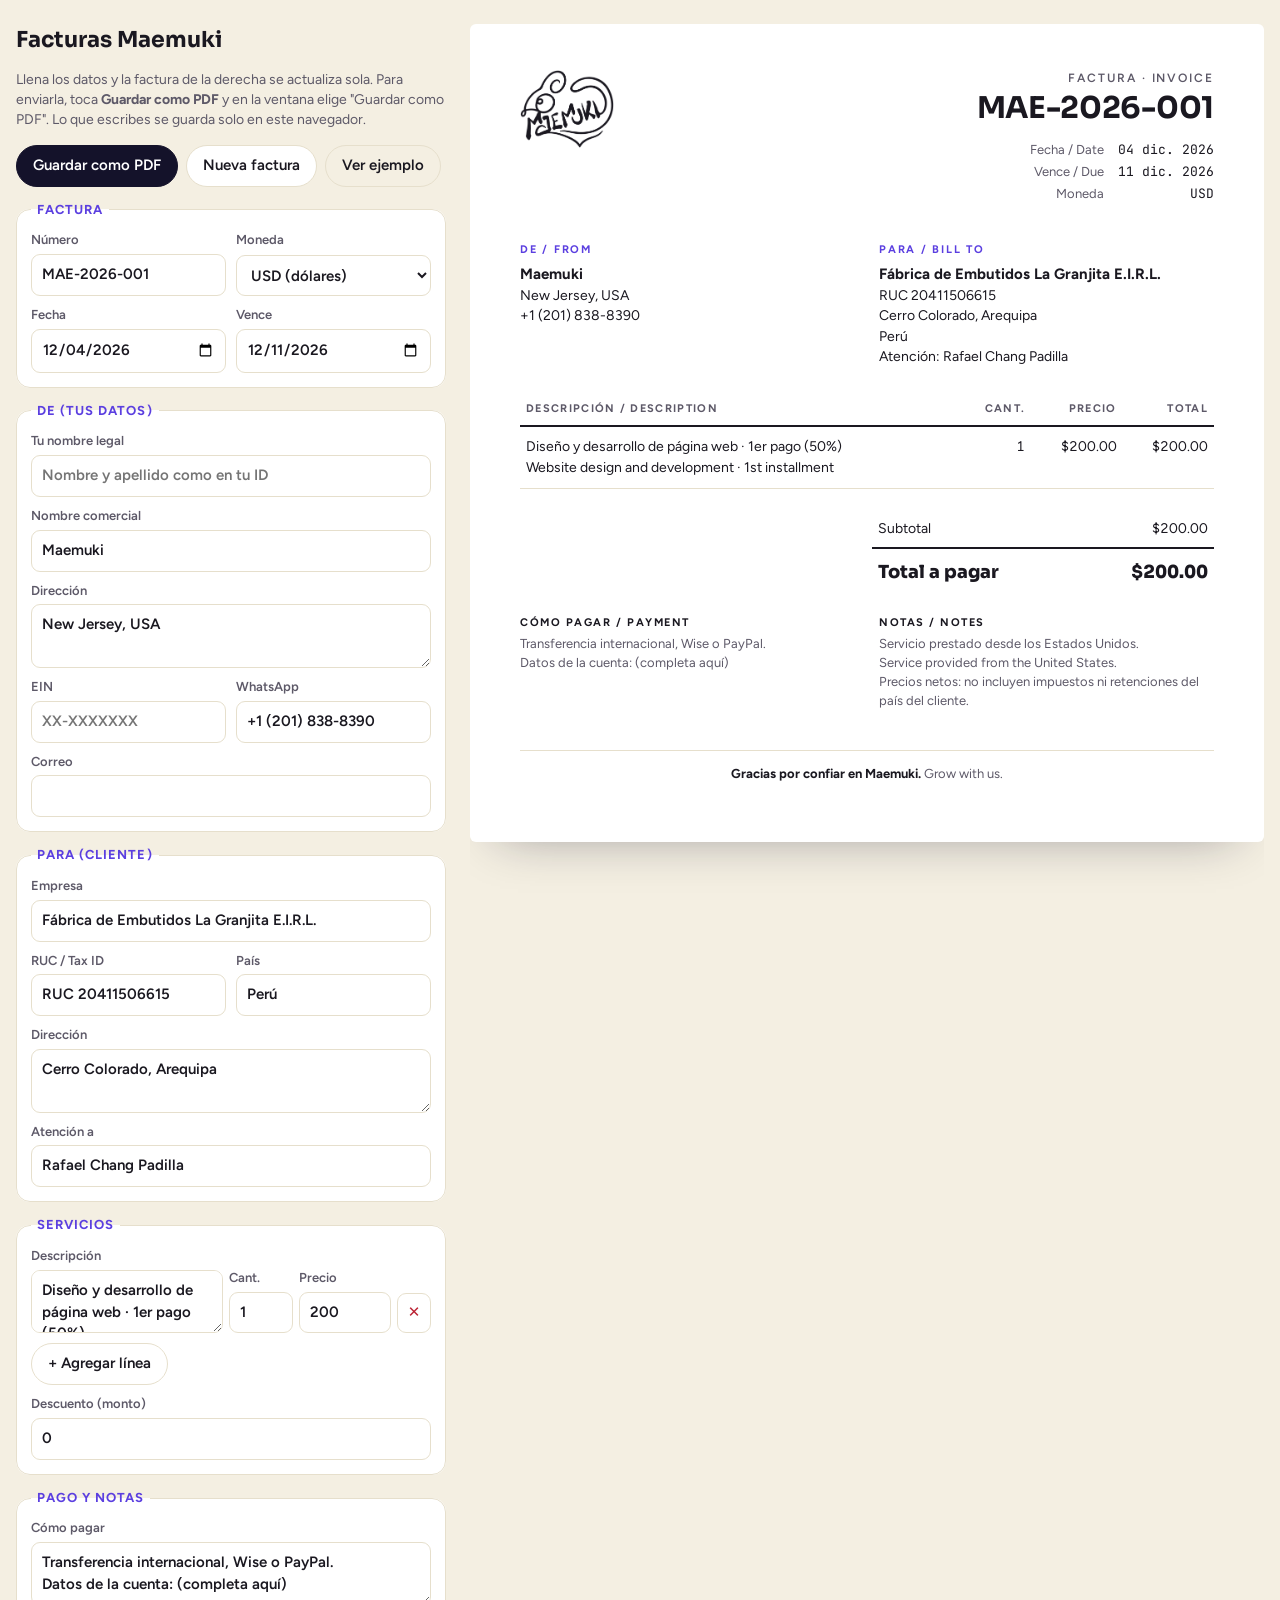
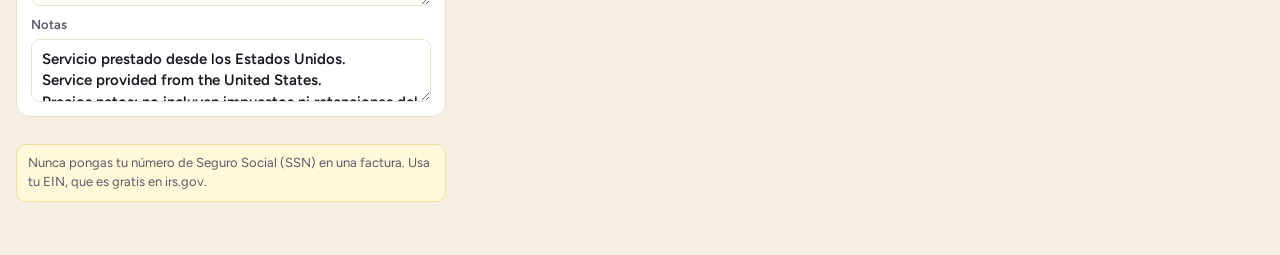
<file: maemuki/factura/index.html>
<!doctype html>
<html lang="es">
<head>
<meta charset="utf-8">
<meta name="viewport" content="width=device-width,initial-scale=1">
<title>Facturas Maemuki</title>
<meta name="robots" content="noindex,nofollow">
<link rel="preconnect" href="https://fonts.googleapis.com">
<link rel="preconnect" href="https://fonts.gstatic.com" crossorigin>
<link rel="stylesheet" href="https://fonts.googleapis.com/css2?family=Figtree:wght@400;500;600;700&family=Sora:wght@600;700;800&family=JetBrains+Mono:wght@500&display=swap">
<style>
/* Generador de facturas de Maemuki: formulario a la izquierda, factura lista para imprimir a la derecha */
:root{--bg:#f4efe2;--paper:#ffffff;--ink:#1a1820;--soft:#5d5968;--line:#e6dfcc;--acc:#5b3fe0;--lime:#c6ff4d;--dark:#14122a;
  --sans:"Figtree",system-ui,sans-serif;--display:"Sora",var(--sans);--mono:"JetBrains Mono",ui-monospace,monospace}
*{box-sizing:border-box}
body{margin:0;background:var(--bg);color:var(--ink);font-family:var(--sans);font-size:15px;line-height:1.45}
.app{display:grid;grid-template-columns:minmax(0,430px) minmax(0,1fr);gap:24px;max-width:1280px;margin:0 auto;padding:24px max(16px,env(safe-area-inset-right,0px)) 40px max(16px,env(safe-area-inset-left,0px))}
@media(max-width:980px){.app{grid-template-columns:1fr}}
.panel{display:grid;gap:14px;align-content:start}
.panel h1{font-family:var(--display);font-size:22px;margin:0}
.panel p.help{margin:0;color:var(--soft);font-size:14px}
fieldset{border:1px solid var(--line);border-radius:14px;padding:12px 14px 14px;margin:0;background:var(--paper);display:grid;gap:10px}
legend{font-weight:700;font-size:13px;letter-spacing:.08em;text-transform:uppercase;color:var(--acc);padding:0 6px}
label{display:grid;gap:4px;font-size:13px;font-weight:600;color:var(--soft)}
input,textarea,select{font:inherit;font-size:15px;color:var(--ink);background:#fff;border:1px solid var(--line);border-radius:9px;padding:9px 10px;width:100%}
textarea{resize:vertical;min-height:60px}
input:focus,textarea:focus,select:focus,button:focus-visible{outline:2px solid var(--acc);outline-offset:1px}
.two{display:grid;grid-template-columns:1fr 1fr;gap:10px}
.item{display:grid;grid-template-columns:1fr 64px 92px 34px;gap:6px;align-items:end}
.item label span{display:none}
.btns{display:flex;flex-wrap:wrap;gap:8px}
button{font:inherit;font-weight:600;border-radius:999px;border:1px solid var(--line);background:#fff;color:var(--ink);padding:9px 16px;cursor:pointer}
button.primary{background:var(--dark);color:#fff;border-color:var(--dark)}
button.ghost{background:transparent}
button.x{padding:0;width:34px;height:40px;border-radius:9px;color:#b23}
.note{font-size:13px;color:var(--soft);background:#fff8d9;border:1px solid #efdf9b;border-radius:10px;padding:9px 11px}

/* La factura */
.sheet-wrap{overflow-x:auto}
.inv{background:var(--paper);width:100%;max-width:820px;min-width:640px;margin:0 auto;padding:46px 50px;border-radius:6px;box-shadow:0 20px 50px -30px rgba(20,18,42,.45);display:grid;gap:26px}
.inv-top{display:flex;justify-content:space-between;align-items:flex-start;gap:20px}
.inv-top img{height:78px;width:auto}
.inv-title{text-align:right}
.inv-title h2{font-family:var(--display);font-size:30px;margin:0;letter-spacing:-.01em}
.inv-title h2 small{display:block;font-family:var(--sans);font-size:12px;font-weight:600;letter-spacing:.16em;text-transform:uppercase;color:var(--soft)}
.inv-meta{display:grid;grid-template-columns:auto auto;gap:3px 14px;justify-content:end;margin-top:10px;font-size:13px}
.inv-meta dt{color:var(--soft)}
.inv-meta dd{margin:0;font-family:var(--mono);text-align:right}
.parties{display:grid;grid-template-columns:1fr 1fr;gap:24px}
.party h3{margin:0 0 6px;font-size:11px;letter-spacing:.16em;text-transform:uppercase;color:var(--acc)}
.party p{margin:0;font-size:14px;white-space:pre-line}
.party b{font-size:15px}
table{width:100%;border-collapse:collapse;font-size:14px}
th{font-size:11px;letter-spacing:.12em;text-transform:uppercase;color:var(--soft);text-align:left;padding:8px 6px;border-bottom:2px solid var(--ink)}
td{padding:10px 6px;border-bottom:1px solid var(--line);vertical-align:top}
td.n,th.n{text-align:right;font-variant-numeric:tabular-nums;white-space:nowrap}
.totals{display:grid;justify-content:end}
.totals div{display:grid;grid-template-columns:180px 140px;gap:10px;padding:4px 6px;font-size:14px}
.totals div span:last-child{text-align:right;font-variant-numeric:tabular-nums}
.totals .grand{border-top:2px solid var(--ink);margin-top:4px;padding-top:10px;font-weight:800;font-size:18px;font-family:var(--display)}
.foot{display:grid;grid-template-columns:1fr 1fr;gap:24px;font-size:13px;color:var(--soft)}
.foot h4{margin:0 0 4px;font-size:11px;letter-spacing:.14em;text-transform:uppercase;color:var(--ink)}
.foot p{margin:0;white-space:pre-line}
.thanks{text-align:center;font-size:13px;color:var(--soft);border-top:1px solid var(--line);padding-top:14px}
.thanks b{color:var(--ink)}

@media print{
  @page{size:Letter;margin:12mm}
  body{background:#fff}
  .panel{display:none}
  .app{display:block;padding:0}
  .inv{box-shadow:none;max-width:none;min-width:0;padding:0}
  .sheet-wrap{overflow:visible}
}
</style>
</head>
<body>
<div class="app">
  <form class="panel" id="f" autocomplete="off">
    <h1>Facturas Maemuki</h1>
    <p class="help">Llena los datos y la factura de la derecha se actualiza sola. Para enviarla, toca <b>Guardar como PDF</b> y en la ventana elige "Guardar como PDF". Lo que escribes se guarda solo en este navegador.</p>
    <div class="btns">
      <button type="button" class="primary" id="print">Guardar como PDF</button>
      <button type="button" id="newInv">Nueva factura</button>
      <button type="button" class="ghost" id="example">Ver ejemplo</button>
    </div>

    <fieldset><legend>Factura</legend>
      <div class="two">
        <label>Número<input id="num" name="num"></label>
        <label>Moneda<select id="cur" name="cur"><option value="USD">USD (dólares)</option><option value="PEN">PEN (soles)</option></select></label>
      </div>
      <div class="two">
        <label>Fecha<input type="date" id="date" name="date"></label>
        <label>Vence<input type="date" id="due" name="due"></label>
      </div>
    </fieldset>

    <fieldset><legend>De (tus datos)</legend>
      <label>Tu nombre legal<input id="fromName" name="fromName" placeholder="Nombre y apellido como en tu ID"></label>
      <label>Nombre comercial<input id="fromDba" name="fromDba" placeholder="Maemuki"></label>
      <label>Dirección<textarea id="fromAddr" name="fromAddr" placeholder="Calle, ciudad, NJ, código postal, USA"></textarea></label>
      <div class="two">
        <label>EIN<input id="fromEin" name="fromEin" placeholder="XX-XXXXXXX"></label>
        <label>WhatsApp<input id="fromPhone" name="fromPhone"></label>
      </div>
      <label>Correo<input id="fromMail" name="fromMail"></label>
    </fieldset>

    <fieldset><legend>Para (cliente)</legend>
      <label>Empresa<input id="toName" name="toName"></label>
      <div class="two">
        <label>RUC / Tax ID<input id="toTax" name="toTax"></label>
        <label>País<input id="toCountry" name="toCountry"></label>
      </div>
      <label>Dirección<textarea id="toAddr" name="toAddr"></textarea></label>
      <label>Atención a<input id="toAttn" name="toAttn" placeholder="Nombre del contacto"></label>
    </fieldset>

    <fieldset><legend>Servicios</legend>
      <div id="items"></div>
      <div class="btns"><button type="button" id="addItem">+ Agregar línea</button></div>
      <label>Descuento (monto)<input type="number" step="0.01" min="0" id="disc" name="disc" value="0"></label>
    </fieldset>

    <fieldset><legend>Pago y notas</legend>
      <label>Cómo pagar<textarea id="payInfo" name="payInfo"></textarea></label>
      <label>Notas<textarea id="notes" name="notes"></textarea></label>
    </fieldset>
    <p class="note">Nunca pongas tu número de Seguro Social (SSN) en una factura. Usa tu EIN, que es gratis en irs.gov.</p>
  </form>

  <div class="sheet-wrap"><article class="inv" id="inv" aria-label="Vista de la factura"></article></div>
</div>

<script>
(() => {
  const KEY = 'maemuki-factura-v1';
  const $ = id => document.getElementById(id);
  const esc = s => String(s ?? '').replace(/[&<>"']/g, c => ({'&':'&amp;','<':'&lt;','>':'&gt;','"':'&quot;',"'":'&#39;'}[c]));
  const today = () => new Date().toISOString().slice(0,10);
  const plus = (d, n) => { const x = new Date(d + 'T12:00:00'); x.setDate(x.getDate() + n); return x.toISOString().slice(0,10); };
  const FIELDS = ['num','cur','date','due','fromName','fromDba','fromAddr','fromEin','fromPhone','fromMail','toName','toTax','toCountry','toAddr','toAttn','disc','payInfo','notes'];

  const EXAMPLE = {
    num:'MAE-2026-001', cur:'USD', date:today(), due:plus(today(), 7),
    fromName:'', fromDba:'Maemuki', fromAddr:'New Jersey, USA', fromEin:'', fromPhone:'+1 (201) 838-8390', fromMail:'',
    toName:'Fábrica de Embutidos La Granjita E.I.R.L.', toTax:'RUC 20411506615', toCountry:'Perú', toAddr:'Cerro Colorado, Arequipa', toAttn:'Rafael Chang Padilla',
    disc:0,
    items:[{d:'Diseño y desarrollo de página web · 1er pago (50%)\nWebsite design and development · 1st installment', q:1, p:200}],
    payInfo:'Transferencia internacional, Wise o PayPal.\nDatos de la cuenta: (completa aquí)',
    notes:'Servicio prestado desde los Estados Unidos.\nService provided from the United States.\nPrecios netos: no incluyen impuestos ni retenciones del país del cliente.'
  };
  let S;
  try { S = JSON.parse(localStorage.getItem(KEY)) || null; } catch(e) { S = null; }
  if (!S) S = JSON.parse(JSON.stringify(EXAMPLE));

  const save = () => { try { localStorage.setItem(KEY, JSON.stringify(S)); } catch(e) {} };
  const money = n => { const v = Number(n) || 0; try { return new Intl.NumberFormat(S.cur === 'PEN' ? 'es-PE' : 'en-US', {style:'currency', currency:S.cur || 'USD'}).format(v); } catch(e) { return v.toFixed(2); } };
  const fmtDate = d => { if (!d) return ''; const x = new Date(d + 'T12:00:00'); return x.toLocaleDateString('es-PE', {day:'2-digit', month:'short', year:'numeric'}); };

  function fill(){
    FIELDS.forEach(k => { if ($(k)) $(k).value = S[k] ?? ''; });
    renderItems(); renderInv();
  }
  function renderItems(){
    $('items').innerHTML = S.items.map((it, i) => `
      <div class="item">
        <label>Descripción<textarea id="d${i}" data-i="${i}" data-k="d" rows="2">${esc(it.d)}</textarea></label>
        <label>Cant.<input id="q${i}" data-i="${i}" data-k="q" type="number" min="0" step="1" value="${esc(it.q)}"></label>
        <label>Precio<input id="p${i}" data-i="${i}" data-k="p" type="number" min="0" step="0.01" value="${esc(it.p)}"></label>
        <button type="button" class="x" data-del="${i}" aria-label="Quitar línea ${i+1}">✕</button>
      </div>`).join('');
  }
  function renderInv(){
    const sub = S.items.reduce((a, it) => a + (Number(it.q)||0) * (Number(it.p)||0), 0);
    const disc = Number(S.disc) || 0, total = Math.max(0, sub - disc);
    const from = [S.fromName && `<b>${esc(S.fromName)}</b>`, S.fromDba && (S.fromName ? `DBA ${esc(S.fromDba)}` : `<b>${esc(S.fromDba)}</b>`), esc(S.fromAddr), S.fromEin && `EIN ${esc(S.fromEin)}`, esc(S.fromPhone), esc(S.fromMail)].filter(Boolean).join('\n');
    const to = [`<b>${esc(S.toName)}</b>`, esc(S.toTax), esc(S.toAddr), esc(S.toCountry), S.toAttn && `Atención: ${esc(S.toAttn)}`].filter(Boolean).join('\n');
    $('inv').innerHTML = `
      <div class="inv-top">
        <img src="../logo.png" alt="Maemuki">
        <div class="inv-title"><h2><small>Factura · Invoice</small>${esc(S.num)}</h2>
          <dl class="inv-meta"><dt>Fecha / Date</dt><dd>${fmtDate(S.date)}</dd><dt>Vence / Due</dt><dd>${fmtDate(S.due)}</dd><dt>Moneda</dt><dd>${esc(S.cur)}</dd></dl></div>
      </div>
      <div class="parties">
        <div class="party"><h3>De / From</h3><p>${from}</p></div>
        <div class="party"><h3>Para / Bill to</h3><p>${to}</p></div>
      </div>
      <table>
        <thead><tr><th>Descripción / Description</th><th class="n">Cant.</th><th class="n">Precio</th><th class="n">Total</th></tr></thead>
        <tbody>${S.items.map(it => `<tr><td style="white-space:pre-line">${esc(it.d)}</td><td class="n">${esc(it.q)}</td><td class="n">${money(it.p)}</td><td class="n">${money((Number(it.q)||0)*(Number(it.p)||0))}</td></tr>`).join('')}</tbody>
      </table>
      <div class="totals">
        <div><span>Subtotal</span><span>${money(sub)}</span></div>
        ${disc ? `<div><span>Descuento</span><span>− ${money(disc)}</span></div>` : ''}
        <div class="grand"><span>Total a pagar</span><span>${money(total)}</span></div>
      </div>
      <div class="foot">
        <div><h4>Cómo pagar / Payment</h4><p>${esc(S.payInfo)}</p></div>
        <div><h4>Notas / Notes</h4><p>${esc(S.notes)}</p></div>
      </div>
      <p class="thanks"><b>Gracias por confiar en Maemuki.</b> Grow with us.</p>`;
  }

  $('f').addEventListener('input', e => {
    const t = e.target;
    if (t.dataset.k) { const it = S.items[t.dataset.i]; it[t.dataset.k] = t.dataset.k === 'd' ? t.value : Number(t.value); }
    else if (FIELDS.includes(t.id)) S[t.id] = t.id === 'disc' ? Number(t.value) : t.value;
    save(); renderInv();
  });
  $('items').addEventListener('click', e => { const b = e.target.closest('[data-del]'); if (!b) return; S.items.splice(+b.dataset.del, 1); if (!S.items.length) S.items.push({d:'', q:1, p:0}); save(); renderItems(); renderInv(); });
  $('addItem').onclick = () => { S.items.push({d:'', q:1, p:0}); save(); renderItems(); renderInv(); $('d' + (S.items.length-1)).focus(); };
  $('print').onclick = () => window.print();
  $('example').onclick = () => { const keep = {fromName:S.fromName, fromEin:S.fromEin, fromMail:S.fromMail, fromAddr:S.fromAddr}; S = JSON.parse(JSON.stringify(EXAMPLE)); Object.assign(S, Object.fromEntries(Object.entries(keep).filter(([,v]) => v))); save(); fill(); };
  // Nueva factura: conserva tus datos, sube el número y limpia cliente y servicios
  $('newInv').onclick = () => {
    const m = String(S.num || '').match(/^(.*?)(\d+)$/);
    S.num = m ? m[1] + String(Number(m[2]) + 1).padStart(m[2].length, '0') : 'MAE-' + new Date().getFullYear() + '-001';
    S.date = today(); S.due = plus(today(), 7);
    Object.assign(S, {toName:'', toTax:'', toCountry:'', toAddr:'', toAttn:'', disc:0, items:[{d:'', q:1, p:0}]});
    save(); fill(); $('toName').focus();
  };
  fill();
})();
</script>
</body>
</html>
</file>
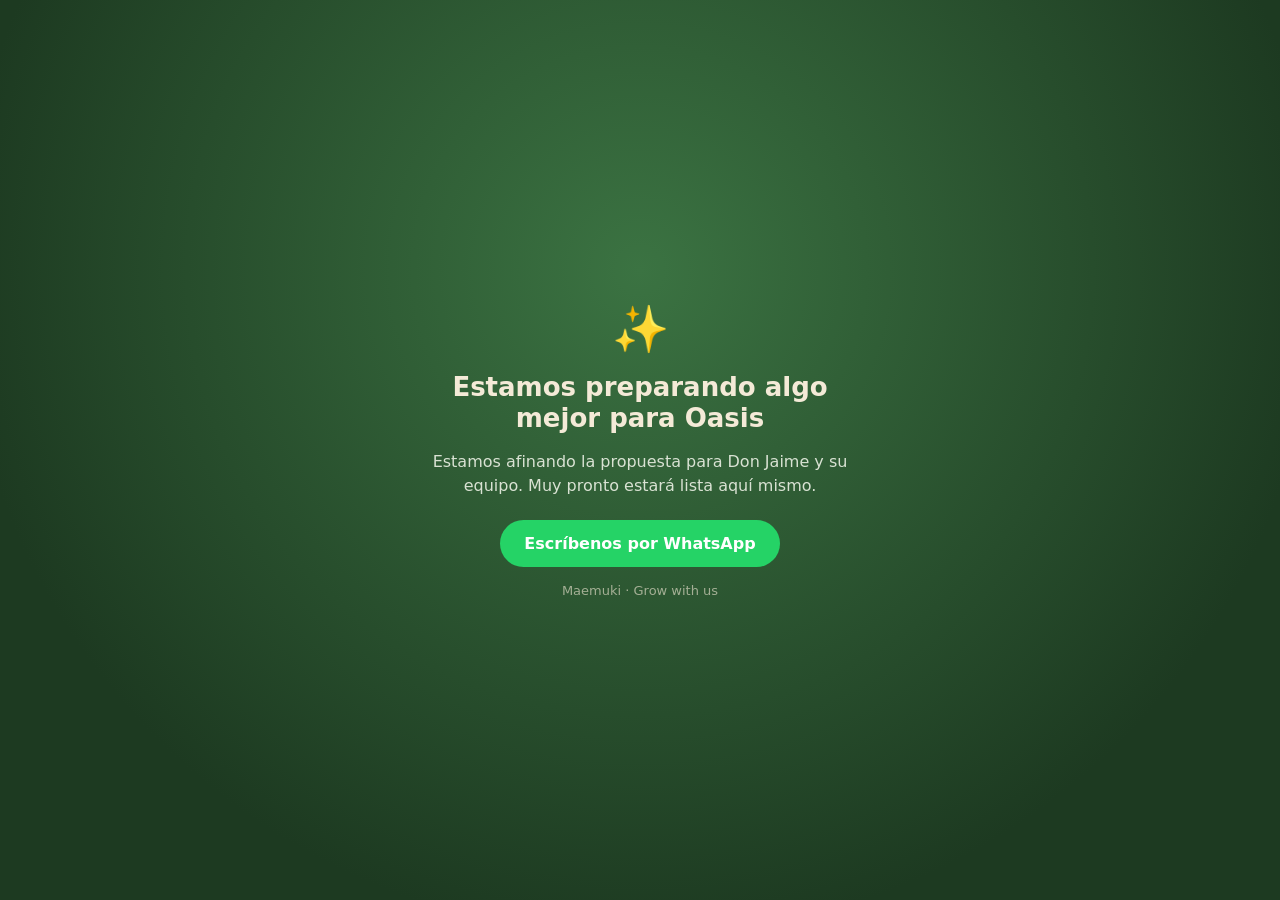
<file: oasis/propuesta/index.html>
<!doctype html>
<html lang="es">
<head>
<meta charset="utf-8">
<meta name="viewport" content="width=device-width,initial-scale=1,viewport-fit=cover">
<title>Oasis × Maemuki</title>
<meta name="robots" content="noindex,nofollow">
<meta name="theme-color" content="#1d3a21">
<style>
/* Aviso temporal mientras se mejora la propuesta: el link de la tarjeta NFC sigue funcionando */
*{box-sizing:border-box}
body{margin:0;min-height:100vh;display:grid;place-items:center;background:radial-gradient(ellipse at 50% 30%,#3b7342 0%,#1d3a21 75%);color:#f4ead7;font-family:system-ui,-apple-system,"Segoe UI",sans-serif;text-align:center;padding:32px max(20px,env(safe-area-inset-left,0px)) 32px max(20px,env(safe-area-inset-right,0px))}
.card{max-width:440px;display:grid;gap:16px;justify-items:center}
.ic{font-size:46px}
h1{margin:0;font-size:26px;line-height:1.2}
p{margin:0;color:#d9e2d3;font-size:16px;line-height:1.5}
a{display:inline-flex;align-items:center;justify-content:center;gap:8px;background:#25d366;color:#fff;text-decoration:none;font-weight:700;border-radius:999px;padding:14px 24px;font-size:16px;margin-top:6px}
small{opacity:.6;font-size:13px}
</style>
</head>
<body>
<div class="card">
  <div class="ic">✨</div>
  <h1>Estamos preparando algo mejor para Oasis</h1>
  <p>Estamos afinando la propuesta para Don Jaime y su equipo. Muy pronto estará lista aquí mismo.</p>
  <a href="https://wa.me/12018388390?text=Hola%20Maemuki%2C%20quiero%20saber%20m%C3%A1s%20de%20la%20propuesta%20para%20Oasis" target="_blank" rel="noopener">Escríbenos por WhatsApp</a>
  <small>Maemuki · Grow with us</small>
</div>
</body>
</html>
</file>
<file: plantilla/sitio.css>
/* ============================================================
   Plantilla Maemuki · estilos compartidos por todos los negocios
   Los colores y letras de cada negocio vienen de su negocio.js
   ============================================================ */
:root{
  --ink:#1f2a1c; --ink-soft:#5b6655; --brand:#2f5d34; --brand-deep:#1d3a21;
  --cream:#fbf8f1; --sand:#f3ecdf; --card:#ffffff; --line:#e6dccb; --sun:#e9c46a;
  --display:"Fraunces",Georgia,serif; --body:"Outfit",system-ui,sans-serif;
  --radius:22px; --shadow:0 18px 40px -24px rgba(29,58,33,.45);
  color-scheme:light;
}
*{box-sizing:border-box}
html{scroll-behavior:smooth;-webkit-text-size-adjust:100%}
body{margin:0;background:var(--cream);color:var(--ink);font-family:var(--body);font-size:17px;line-height:1.6;overflow-x:hidden}
img{max-width:100%;display:block}
a{color:inherit}
h1,h2,h3{font-family:var(--display);font-weight:600;line-height:1.08;margin:0;text-wrap:balance;letter-spacing:-.01em}
h2{font-size:clamp(30px,6vw,46px)}
h3{font-size:22px}
p{margin:0}
.wrap{max-width:1120px;margin:0 auto;padding-left:max(20px,env(safe-area-inset-left,0px));padding-right:max(20px,env(safe-area-inset-right,0px))}
section{padding-block:76px}
@media(min-width:900px){section{padding-block:104px}}
.eyebrow{display:inline-flex;align-items:center;gap:8px;font-size:13px;font-weight:600;letter-spacing:.12em;text-transform:uppercase;color:var(--brand)}
.eyebrow::before{content:"";width:22px;height:2px;background:var(--sun);border-radius:2px}
.lead{color:var(--ink-soft);max-width:58ch;margin-top:12px}
.sec-head{display:grid;gap:4px;margin-bottom:32px}
.sec-head.center{text-align:center;justify-items:center;margin-bottom:40px}
.sec-head.center .lead{margin-inline:auto}
.sec-head.center .eyebrow::after{content:"";width:22px;height:2px;background:var(--sun);border-radius:2px}
.pend{display:inline-block;background:#fff3c4;color:#6b4f00;font-family:var(--body);font-size:12px;font-weight:600;letter-spacing:0;text-transform:none;padding:2px 8px;border-radius:6px;vertical-align:middle}
:focus-visible{outline:3px solid var(--sun);outline-offset:3px;border-radius:6px}

/* Botones */
.btn{display:inline-flex;align-items:center;justify-content:center;gap:8px;min-height:50px;padding:0 22px;border-radius:999px;font:600 16px/1 var(--body);text-decoration:none;border:0;cursor:pointer;transition:transform .15s,background .15s}
.btn:hover{transform:translateY(-1px)}
.btn svg{width:18px;height:18px}
.btn-main{background:var(--brand);color:#fff}
.btn-main:hover{background:var(--brand-deep)}
.btn-light{background:rgba(255,255,255,.92);color:var(--brand-deep)}
.btn-line{background:transparent;color:var(--brand-deep);border:1.5px solid var(--brand)}
.btns{display:flex;flex-wrap:wrap;gap:12px}

/* Barra de demo */
.demo{background:var(--brand-deep);color:#f4ead7;font-size:13px;text-align:center;padding:8px 16px}
.demo.cd-bar{display:flex;flex-wrap:wrap;align-items:center;justify-content:center;gap:4px 14px;padding:8px 14px}
.cd-l{font-weight:600}
.cd-r{display:inline-flex;align-items:center;gap:8px;opacity:.95}
.cd{display:inline-flex;gap:4px}
.cd-u{background:rgba(255,255,255,.14);border-radius:6px;padding:2px 6px;font-variant-numeric:tabular-nums;font-size:12px}
.cd-u b{font-size:14px;margin-right:1px}
.expired-ov{position:fixed;inset:0;z-index:9999;display:grid;place-items:center;padding:20px;background:rgba(20,24,18,.72);backdrop-filter:blur(10px);-webkit-backdrop-filter:blur(10px)}
.expired-card{background:#fffdf8;color:#1f2a1c;max-width:420px;width:100%;border-radius:24px;padding:32px 26px;text-align:center;display:grid;gap:12px;box-shadow:0 30px 60px -20px rgba(0,0,0,.5)}
.expired-ic{font-size:42px}
.expired-card h2{margin:0;font-size:24px}
.expired-card p{margin:0;color:#5b6655}
.expired-card .btn{justify-self:center;margin-top:6px;background:var(--brand,#2f5d34);color:#fff}
.expired-card small{color:#8a9184;font-size:12px;letter-spacing:.12em;text-transform:uppercase;margin-top:4px}

/* Encabezado */
.top{position:sticky;top:0;z-index:30;background:rgba(251,248,241,.9);backdrop-filter:saturate(1.4) blur(10px);-webkit-backdrop-filter:saturate(1.4) blur(10px);border-bottom:1px solid transparent;transition:border-color .2s}
.top.scrolled{border-color:var(--line)}
.top .wrap{display:flex;align-items:center;gap:16px;height:78px}
.logo{display:flex;align-items:center;text-decoration:none;font-family:var(--display);font-size:clamp(18px,4.6vw,26px);line-height:1.1;font-weight:600;color:var(--brand-deep)}
.logo-badge{position:relative;display:block;width:58px;height:58px;border-radius:50%;background:var(--brand);overflow:hidden;box-shadow:0 6px 16px -8px rgba(29,58,33,.6)}
.logo-badge img{position:absolute;inset:8%;width:84%;height:84%;object-fit:contain}
@media(min-width:900px){.top .wrap{height:88px}.logo-badge{width:66px;height:66px}}
.nav{display:none;gap:26px;margin-left:auto}
.nav a{text-decoration:none;font-size:15px;font-weight:500;color:var(--ink-soft)}
.nav a:hover{color:var(--brand-deep)}
.lang{margin-left:auto;display:flex;border:1px solid var(--line);border-radius:999px;padding:3px;background:#fff}
.lang button{font:600 13px/1 var(--body);border:0;background:transparent;color:var(--ink-soft);padding:8px 11px;border-radius:999px;cursor:pointer}
.lang button[aria-pressed="true"]{background:var(--brand);color:#fff}
.top .btn{display:none;min-height:42px;padding:0 18px;font-size:15px}
@media(min-width:900px){.nav{display:flex}.lang{margin-left:8px}.top .btn{display:inline-flex}}

/* Portada */
.hero{position:relative;min-height:min(88vh,760px);display:grid;align-items:end;color:#fff;overflow:hidden;isolation:isolate;background:var(--brand-deep)}
.hero-media{position:absolute;inset:0;z-index:-2}
.hero-media img,.hero-media video{width:100%;height:100%;object-fit:cover;object-position:var(--pos,center)}
.hero::after{content:"";position:absolute;inset:0;z-index:-1;background:linear-gradient(180deg,rgba(20,35,22,.15) 0%,rgba(20,35,22,.35) 45%,rgba(20,35,22,.85) 100%)}
.hero .wrap{padding-block:120px 96px;width:100%}
.hero .arc{position:absolute;left:0;right:0;bottom:-1px;width:100%;height:56px;fill:var(--cream);z-index:1}
.hero .cue{position:absolute;left:50%;bottom:16px;transform:translateX(-50%);z-index:2;width:46px;height:46px;border-radius:50%;background:var(--brand);color:#fff;display:grid;place-items:center;box-shadow:0 8px 18px -8px rgba(0,0,0,.5);animation:bob 2.4s ease-in-out infinite}
.hero .cue svg{width:22px;height:22px}
@keyframes bob{0%,100%{transform:translate(-50%,0)}50%{transform:translate(-50%,5px)}}
.hero-tag{display:inline-flex;align-items:center;gap:8px;background:rgba(255,255,255,.16);border:1px solid rgba(255,255,255,.3);backdrop-filter:blur(6px);-webkit-backdrop-filter:blur(6px);padding:7px 14px;border-radius:999px;font-size:14px;font-weight:500}
.hero h1{font-size:clamp(64px,16vw,148px);font-weight:600;letter-spacing:-.03em;margin:14px 0 6px;line-height:.95}
.hero-sub{font-size:clamp(18px,3.4vw,22px);max-width:34ch;opacity:.95}
.hero .btns{margin-top:26px}
.rating{display:inline-flex;align-items:center;gap:8px;margin-top:18px;text-decoration:none;font-size:15px;opacity:.95}
.rating .stars{color:var(--sun);letter-spacing:2px}
.hero-open{display:flex;align-items:center;margin-top:8px;font-size:15px;opacity:.95}

/* Franja de hoy */
.today{background:var(--sand);border-bottom:1px solid var(--line)}
.today .wrap{display:flex;flex-wrap:wrap;gap:8px 22px;align-items:center;justify-content:center;padding-block:14px;font-size:15px;color:var(--ink-soft)}
.today b{color:var(--ink)}
.dot{display:inline-block;width:9px;height:9px;border-radius:50%;background:#9aa39a;margin-right:6px}
.dot.open{background:#3fa34d;box-shadow:0 0 0 4px rgba(63,163,77,.18)}

/* Los 5 de la casa */
.top5{overflow:hidden}
.rail{position:relative;display:flex;gap:18px;overflow-x:auto;scroll-snap-type:x mandatory;padding:24px max(20px,calc((100vw - 1120px)/2 + 20px)) 36px;scrollbar-width:none;-webkit-overflow-scrolling:touch}
.rail::-webkit-scrollbar{display:none}
.fav{--cw:min(76vw,300px);flex:0 0 var(--cw);scroll-snap-align:center;perspective:1200px;height:450px;cursor:pointer;background:none;border:0;padding:0;font:inherit;color:inherit;text-align:left}
.fav-in{position:relative;width:100%;height:100%;transition:transform .95s cubic-bezier(.34,1.45,.5,1);transform-style:preserve-3d}
.fav.flip .fav-in{transform:rotateY(180deg) scale(1.03)}
.front{transition:visibility 0s linear .26s}
.fav.flip .front{visibility:hidden}
.fav.flip .back{visibility:visible}
.face{position:absolute;inset:0;border-radius:28px;backface-visibility:hidden;-webkit-backface-visibility:hidden;overflow:hidden;box-shadow:var(--shadow)}
.front{background:#fff;border:1px solid var(--line);display:flex;flex-direction:column;padding:10px}
.front .stage{position:relative;flex:1;border-radius:22px;overflow:hidden;background:radial-gradient(120% 90% at 50% 20%,color-mix(in srgb,var(--c1) 55%,#fff) 0%,var(--c1) 55%,var(--c2) 100%);display:grid;place-items:center}
.front .stage::after{content:"";position:absolute;left:18%;right:18%;bottom:10%;height:14px;border-radius:50%;background:rgba(0,0,0,.18);filter:blur(8px)}
.front .rank{position:absolute;top:12px;left:12px;z-index:2;min-width:40px;height:40px;padding:0 10px;border-radius:999px;background:rgba(255,255,255,.92);display:grid;place-items:center;font-family:var(--display);font-size:22px;font-weight:700;color:var(--c2);line-height:1}
.front .turn{position:absolute;top:12px;right:12px;width:40px;height:40px;border-radius:50%;background:rgba(255,255,255,.92);display:grid;place-items:center;color:var(--brand-deep);z-index:2}
.front .turn svg{width:18px;height:18px}
.front .pic{position:relative;width:78%;aspect-ratio:1;z-index:1}
.front .pic img{position:absolute;inset:0;width:100%;height:100%;object-fit:contain;filter:drop-shadow(0 14px 14px rgba(0,0,0,.22));transition:transform .8s cubic-bezier(.34,1.45,.5,1)}
.fav.active .front .pic{animation:floaty 3.2s ease-in-out infinite}
@keyframes floaty{0%,100%{transform:translateY(0)}50%{transform:translateY(-8px)}}
@media(hover:hover){.fav:hover .front .pic img{transform:rotate(-6deg) scale(1.05)}}
@media(prefers-reduced-motion:reduce){.fav.active .front .pic{animation:none}}
.front .pic .ph{position:absolute;inset:18%;border-radius:50%;background:rgba(255,255,255,.35)}
.front .info{padding:14px 8px 6px;text-align:center;display:grid;gap:6px;justify-items:center}
.front .info h3{font-size:22px}
.front .info .meta{font-size:15px;color:var(--ink-soft)}
.front .info .tag{font-size:15px;font-weight:700;color:#fff;background:var(--c2);padding:4px 14px;border-radius:999px}
.back{visibility:hidden;transition:visibility 0s linear .26s;transform:rotateY(180deg);background:var(--card);padding:26px 22px;display:flex;flex-direction:column;gap:12px;border:1px solid var(--line);border-top:8px solid var(--c2)}
.back h3{font-size:24px}
.back .price{font-weight:600;color:var(--brand)}
.back ul{margin:0;padding-left:18px;color:var(--ink-soft);font-size:15px;display:grid;gap:3px}
.back .pair{margin-top:auto;background:var(--sand);border-radius:14px;padding:10px 12px;font-size:14px}
.back .btn{width:100%}
@media(max-width:899px){.rail{padding-inline:calc((100vw - min(76vw,300px))/2)}}
.rail-ctrl{display:flex;justify-content:center;gap:8px;margin-top:6px}
.rail-ctrl button{width:9px;height:9px;border-radius:999px;border:0;background:var(--line);padding:0;cursor:pointer;transition:width .3s,background .3s}
.rail-ctrl button[aria-current="true"]{width:26px;background:var(--brand)}
.hint{text-align:center;color:var(--ink-soft);font-size:14px;margin-top:10px}

/* Historia */
.story .wrap{display:grid;gap:36px;align-items:center}
@media(min-width:860px){.story .wrap{grid-template-columns:1fr 1.05fr;align-items:start}.story-pic{aspect-ratio:3/2;position:sticky;top:120px}}
.story-pic{position:relative;border-radius:30px;overflow:hidden;aspect-ratio:3/2;max-height:560px;background:var(--sand);box-shadow:var(--shadow)}
.story-pic img{width:100%;height:100%;object-fit:cover;object-position:var(--pos,center)}
.story-pic .ph{position:absolute;inset:0;display:grid;place-items:center;text-align:center;padding:24px;color:var(--ink-soft);font-size:15px;background:repeating-linear-gradient(135deg,var(--sand) 0 14px,#efe5d3 14px 28px)}
.story-text p+p{margin-top:14px}
.story-text .quote{font-family:var(--display);font-style:italic;font-size:clamp(22px,4vw,28px);line-height:1.3;color:var(--brand-deep);margin:22px 0;padding-left:18px;border-left:3px solid var(--sun)}
.facts{display:flex;flex-wrap:wrap;gap:10px;margin-top:22px}
.facts span{background:#fff;border:1px solid var(--line);border-radius:999px;padding:7px 14px;font-size:14px}

/* Redes */
.follow{margin-top:26px;padding-top:22px;border-top:1px solid var(--line)}
.follow-t{font-weight:600;margin-bottom:12px}
.btn-soc{background:#fff;border:1.5px solid var(--line);color:var(--ink);min-height:52px}
.btn-soc small{font-weight:400;color:var(--ink-soft);font-size:13px;margin-left:2px}
.btn-soc.instagram svg{color:#c13584}.btn-soc.tiktok svg{color:#111}.btn-soc.facebook svg{color:#1877f2}
.btn-soc:hover{border-color:var(--brand)}

/* Primera vez */
.first{background:var(--brand-deep);color:#f4ead7;position:relative;overflow:hidden}
.first h2,.first h3{color:#fff}
.first .eyebrow{color:var(--sun)}
.first .lead{color:#d6cdb8}
.steps{display:grid;gap:18px;grid-template-columns:repeat(auto-fit,minmax(230px,1fr));counter-reset:s}
.step{background:rgba(255,255,255,.06);border:1px solid rgba(255,255,255,.12);border-radius:var(--radius);padding:24px}
.step::before{counter-increment:s;content:counter(s);display:grid;place-items:center;width:40px;height:40px;border-radius:50%;background:var(--sun);color:var(--brand-deep);font-family:var(--display);font-weight:600;font-size:20px;margin-bottom:14px}
.step p{color:#d6cdb8;margin-top:6px;font-size:16px}
.paila{position:absolute;right:-60px;top:30px;width:300px;opacity:.09;pointer-events:none}

/* Desayuno */
/* video de fondo tipo nube (desayuno) */
.breakfast.has-video{position:relative;isolation:isolate;overflow:hidden}
.breakfast .nube{position:absolute;z-index:-1;left:50%;top:0;transform:translateX(-50%);margin-top:24px;width:min(760px,118vw);aspect-ratio:1;pointer-events:none;-webkit-mask-image:radial-gradient(closest-side,#000 40%,rgba(0,0,0,.6) 66%,transparent 100%);mask-image:radial-gradient(closest-side,#000 40%,rgba(0,0,0,.6) 66%,transparent 100%)}
.breakfast .nube video{width:100%;height:100%;object-fit:cover}
.breakfast .nube::after{content:"";position:absolute;inset:0;background:linear-gradient(180deg,rgba(251,248,241,.25) 0%,rgba(251,248,241,0) 30%,rgba(251,248,241,.15) 55%,var(--cream) 88%)}
.breakfast.has-video .sec-head{min-height:min(600px,104vw);align-content:end}
.breakfast.has-video .sec-head .eyebrow{background:rgba(251,248,241,.9);border-radius:999px;padding:5px 14px}
.breakfast.has-video .sec-head h2,.breakfast.has-video .sec-head .lead{text-shadow:0 0 18px var(--cream),0 0 6px var(--cream)}
.breakfast.has-video .dish{background:rgba(255,255,255,.94)}
.breakfast .grid{display:grid;gap:16px;text-align:left;grid-template-columns:repeat(auto-fit,minmax(240px,1fr))}
.dish{background:#fff;border:1px solid var(--line);border-radius:var(--radius);padding:22px;display:grid;gap:6px}
.dish .row{display:flex;justify-content:space-between;gap:12px;align-items:baseline}
.dish h3{font-size:20px}
.dish .p{font-weight:600;color:var(--brand);white-space:nowrap;font-variant-numeric:tabular-nums}
.dish p{color:var(--ink-soft);font-size:15px}
.breads{margin-top:22px;background:var(--sand);border-radius:var(--radius);padding:22px}
.breads h3{font-size:20px;margin-bottom:10px}
.chips{display:flex;flex-wrap:wrap;gap:8px}
.chips span{background:#fff;border:1px solid var(--line);border-radius:999px;padding:6px 13px;font-size:14px}

/* Menú */
.menu{background:var(--sand)}
.tabs{display:flex;gap:8px;overflow-x:auto;padding-bottom:6px;margin-bottom:24px;scrollbar-width:none}
.tabs::-webkit-scrollbar{display:none}
.tabs button{flex:none;font:500 15px/1 var(--body);padding:12px 18px;border-radius:999px;border:1px solid var(--line);background:#fff;color:var(--ink-soft);cursor:pointer}
.tabs button[aria-selected="true"]{background:var(--brand);border-color:var(--brand);color:#fff}
.items{display:grid;gap:12px;grid-template-columns:repeat(auto-fit,minmax(min(100%,320px),1fr))}
.item{background:#fff;border-radius:18px;padding:18px 20px;display:grid;gap:4px;border:1px solid var(--line)}
.item .row{display:flex;justify-content:space-between;gap:14px;align-items:baseline}
.item h3{font-size:19px}
.item .p{font-weight:600;color:var(--brand);text-align:right;font-variant-numeric:tabular-nums;font-size:15px}
.item p{color:var(--ink-soft);font-size:15px}
.flavors{margin-top:26px}
.flavors h3{font-size:20px;margin-bottom:10px}
.chips.flav{gap:10px}
.flav-chip{position:relative;display:inline-flex;align-items:center;gap:8px;background:#fff;border:1px solid var(--line);border-radius:999px;padding:8px 15px 8px 9px;font:inherit;font-size:15px;color:var(--ink);cursor:pointer;transition:transform .2s,box-shadow .2s,border-color .2s}
.flav-chip i{width:18px;height:18px;border-radius:50%;background:var(--fc);box-shadow:inset 0 -3px 0 rgba(0,0,0,.12),0 0 0 2px #fff,0 0 0 3px color-mix(in srgb,var(--fc) 45%,transparent)}
@media(hover:hover){.flav-chip:hover{border-color:color-mix(in srgb,var(--fc) 60%,var(--line));box-shadow:0 6px 14px -8px color-mix(in srgb,var(--fc) 80%,transparent)}}
.flav-chip.pop{animation:gomita .5s cubic-bezier(.34,1.56,.64,1)}
@keyframes gomita{0%{transform:scale(1)}30%{transform:scale(.92)}60%{transform:scale(1.07)}100%{transform:scale(1)}}
.flav-p{position:absolute;left:22px;top:50%;width:21px;height:21px;margin:-10px 0 0 -10px;pointer-events:none;z-index:3;opacity:0;animation:vuela .9s cubic-bezier(.2,.7,.3,1) forwards}
.flav-p svg{display:block;filter:drop-shadow(0 2px 2px rgba(0,0,0,.15))}
@keyframes vuela{0%{opacity:0;transform:translate(0,0) scale(.4) rotate(0)}20%{opacity:1}70%{opacity:1}100%{opacity:0;transform:translate(var(--dx),var(--dy)) scale(1) rotate(var(--r))}}
.flav-tip{margin-top:12px;font-size:15px;color:var(--ink-soft);min-height:1.5em}
.flav-tip.show{animation:tipin .35s ease}
@keyframes tipin{from{opacity:0;transform:translateY(4px)}to{opacity:1;transform:none}}
.note{margin-top:20px;font-size:14px;color:var(--ink-soft)}

/* Reseñas */
.reviews .head{display:flex;flex-wrap:wrap;gap:20px;align-items:end;justify-content:space-between;margin-bottom:28px}
.score{display:flex;align-items:center;gap:14px}
.score b{font-family:var(--display);font-size:64px;line-height:1;font-weight:600;color:var(--brand-deep)}
.score .stars{color:#d9a52b;font-size:22px;letter-spacing:2px}
.rgrid{display:grid;gap:16px;grid-template-columns:repeat(auto-fit,minmax(250px,1fr))}
.rcard{background:#fff;border:1px solid var(--line);border-radius:var(--radius);padding:22px;display:grid;gap:12px}
.rcard .stars{color:#d9a52b;letter-spacing:2px}
.rcard p{font-size:16px}
.rcard small{color:var(--ink-soft)}

/* Visítanos */
.visit .grid{display:grid;gap:18px;grid-template-columns:repeat(auto-fit,minmax(min(100%,320px),1fr))}
.place{background:#fff;border:1px solid var(--line);border-radius:var(--radius);overflow:hidden;display:flex;flex-direction:column}
.place .map{aspect-ratio:16/9;background:var(--sand);border:0;width:100%;display:block}
.place .body{padding:22px;display:grid;gap:10px}
.place .tag{justify-self:start;font-size:12px;font-weight:600;letter-spacing:.08em;text-transform:uppercase;background:var(--sand);color:var(--brand);padding:4px 10px;border-radius:999px}
.place .tag.soon{background:var(--sun);color:var(--brand-deep)}
.place .hours{font-size:15px;color:var(--ink-soft)}
.place .btns .btn{min-height:44px;font-size:15px;padding:0 16px}
.soon-art{aspect-ratio:16/9;display:grid;place-items:center;background:linear-gradient(135deg,var(--brand) 0%,var(--brand-deep) 100%);color:#f4ead7;font-family:var(--display);font-size:clamp(26px,5vw,34px);text-align:center;padding:20px}

/* Pie */
footer{background:var(--brand-deep);color:#d6cdb8;padding-block:48px 120px;font-size:15px}
footer .wrap{display:grid;gap:26px}
@media(min-width:760px){footer .wrap{grid-template-columns:1.4fr 1fr 1fr 1fr}footer{padding-bottom:48px}}
footer h3{color:#fff;font-size:20px;margin-bottom:8px}
footer a{text-decoration:none}
footer a:hover{color:#fff}
.social{display:flex;gap:10px;flex-wrap:wrap}
.social a{width:44px;height:44px;border-radius:50%;display:grid;place-items:center;background:rgba(255,255,255,.08);color:#fff}
.social svg{width:20px;height:20px}
.copy{border-top:1px solid rgba(255,255,255,.1);padding-top:18px;font-size:13px;grid-column:1/-1;display:flex;flex-wrap:wrap;gap:14px 24px;align-items:center;justify-content:space-between}
.mk-credit{display:inline-flex;align-items:center;gap:10px;padding:6px 16px 6px 6px;border-radius:999px;background:rgba(255,255,255,.08);border:1px solid rgba(255,255,255,.16);color:inherit;text-decoration:none;font-size:15px;transition:background .2s,transform .2s}
.mk-credit:hover{background:rgba(255,255,255,.16);transform:translateY(-1px)}
.mk-credit img{width:30px;height:30px;border-radius:50%;background:#fdf8eb;object-fit:cover}
.mk-credit b{font-weight:700}

/* Barra fija en el celular */
.dock{position:fixed;left:0;right:0;bottom:0;z-index:40;display:grid;grid-template-columns:repeat(3,1fr);gap:8px;padding:10px max(12px,env(safe-area-inset-left,0px)) calc(10px + env(safe-area-inset-bottom,0px));background:rgba(251,248,241,.94);backdrop-filter:blur(10px);-webkit-backdrop-filter:blur(10px);border-top:1px solid var(--line)}
.dock a{display:grid;justify-items:center;gap:2px;text-decoration:none;font-size:12px;font-weight:600;color:var(--brand-deep);padding:6px 4px;border-radius:14px}
.dock a.main{background:var(--brand);color:#fff}
.dock svg{width:21px;height:21px}
@media(min-width:900px){.dock{display:none}}

/* Tarjeta "¿Cómo quieres pedir?" */
.osheet{position:fixed;inset:0;z-index:60}
.osheet[hidden]{display:none}
.osheet-bg{position:absolute;inset:0;background:rgba(20,35,22,.42);opacity:0;transition:opacity .3s}
.osheet.show .osheet-bg{opacity:1}
.osheet-card{position:absolute;left:0;right:0;bottom:0;max-height:88vh;overflow:auto;background:var(--cream);border-radius:28px 28px 0 0;padding:14px 20px calc(22px + env(safe-area-inset-bottom,0px));box-shadow:0 -20px 50px -20px rgba(0,0,0,.4);transform:translateY(100%);transition:transform .38s cubic-bezier(.22,1.2,.36,1);outline:none}
.osheet.show .osheet-card{transform:translateY(0)}
.osheet-grab{display:block;width:44px;height:5px;border-radius:5px;background:var(--line);margin:0 auto 10px}
.osheet-x{position:absolute;top:12px;right:14px;width:36px;height:36px;border-radius:50%;border:0;background:var(--sand);color:var(--ink);font-size:22px;line-height:1;cursor:pointer}
.osheet-card h3{font-size:22px;margin:4px 40px 14px 0}
.osheet-card h3 em{font-style:normal;color:var(--brand)}
.os-status{display:inline-flex;align-items:center;gap:6px;font-size:13px;font-weight:600;color:#9a3b2e;background:#fbe9e4;border-radius:999px;padding:5px 11px;margin-bottom:8px}
.os-status.open{color:var(--brand);background:#e6f0e3}
.os-wa{display:flex;align-items:center;gap:14px;background:#25d366;color:#fff;text-decoration:none;border-radius:20px;padding:16px 18px;box-shadow:0 12px 24px -14px rgba(37,211,102,.9);transition:transform .15s}
.os-wa:active{transform:scale(.98)}
.os-wa svg{width:34px;height:34px;flex:none}
.os-wa span{display:grid;gap:2px}
.os-wa b{font-size:18px}
.os-wa small{font-size:13px;opacity:.92}
.os-q{margin:18px 0 8px;font-size:14px;color:var(--ink-soft);text-align:center}
.os-apps{display:grid;grid-template-columns:1fr 1fr;gap:10px}
.os-app{display:flex;align-items:center;justify-content:center;min-height:50px;border-radius:16px;text-decoration:none;font-weight:700;font-size:16px;letter-spacing:-.01em;background:#fff;border:1px solid var(--line);color:var(--ink);transition:transform .15s}
.os-app:active{transform:scale(.97)}
.os-app.dd{color:#eb1700}
.os-app.ue{color:#000}
.os-app.ue b{color:#06c167;margin-left:.25em}
.os-call{display:flex;align-items:center;justify-content:center;gap:8px;margin-top:16px;padding:10px;font-size:14px;color:var(--ink-soft);text-decoration:none;border-top:1px dashed var(--line)}
.os-call svg{width:17px;height:17px;color:var(--brand)}
.os-call b{color:var(--brand-deep)}
html.os-lock,html.os-lock body{overflow:hidden}
@media(min-width:900px){
  .osheet-card{left:auto;right:max(20px,calc((100vw - 1120px)/2 + 20px));top:96px;bottom:auto;width:380px;border-radius:24px;transform:translateY(-10px) scale(.97);opacity:0;transition:transform .28s cubic-bezier(.22,1.2,.36,1),opacity .2s;padding:20px 22px 18px}
  .osheet.show .osheet-card{transform:none;opacity:1}
  .osheet-grab{display:none}
  .osheet-bg{background:rgba(20,35,22,.18)}
}
@media(prefers-reduced-motion:reduce){.osheet-card,.osheet-bg{transition:none}}

/* Animación suave al aparecer (siempre visible si no hay JS o movimiento reducido) */
.reveal{transition:opacity .7s ease,transform .7s ease}
.js .reveal.wait{opacity:0;transform:translateY(18px)}
@media (prefers-reduced-motion:reduce){*{transition:none!important;animation:none!important;scroll-behavior:auto!important}.js .reveal.wait{opacity:1;transform:none}}

/* Pestañas en el celular */
.tabsbar{display:block;border-top:1px solid var(--line)}
.tabsbar .wrap{display:flex;gap:6px;overflow-x:auto;scrollbar-width:none;padding-block:8px}
.tabsbar .wrap::-webkit-scrollbar{display:none}
.tabsbar a{flex:1 0 auto;text-align:center;text-decoration:none;font-size:14px;font-weight:600;color:var(--ink-soft);padding:9px 14px;border-radius:999px}
.tabsbar a[aria-current="page"]{background:var(--brand);color:#fff}
@media(min-width:900px){.tabsbar{display:none}}
.nav a[aria-current="page"]{color:var(--brand-deep);font-weight:600;box-shadow:inset 0 -2px 0 var(--sun)}

/* Encabezado de cada página */
.pagehead{position:relative;background:var(--brand-deep);color:#f4ead7;padding-block:44px 92px;overflow:hidden}
.pagehead + section{padding-top:32px}
.pagehead .eyebrow{color:var(--sun)}
.pagehead h1{font-size:clamp(44px,10vw,84px);color:#fff;margin:10px 0 8px}
.pagehead .lead{color:#d6cdb8;margin:0}
.pagehead .arc{position:absolute;left:0;right:0;bottom:-1px;width:100%;height:56px;fill:var(--cream)}

/* Adelanto de la historia */
.story.teaser{background:var(--sand)}

/* Tarjetas para ir a otras páginas */
.explore{background:var(--brand-deep);color:#f4ead7}
.explore h2{color:#fff}
.explore .eyebrow{color:var(--sun)}
.ex-grid{display:grid;gap:16px;grid-template-columns:repeat(auto-fit,minmax(min(100%,260px),1fr))}
.ex-card{display:grid;gap:8px;text-decoration:none;color:#f4ead7;background:rgba(255,255,255,.06);border:1px solid rgba(255,255,255,.14);border-radius:var(--radius);padding:26px;transition:transform .2s,background .2s}
.ex-card:hover{transform:translateY(-3px);background:rgba(255,255,255,.1)}
.ex-ico{width:48px;height:48px;border-radius:50%;background:var(--sun);color:var(--brand-deep);display:grid;place-items:center;margin-bottom:6px}
.ex-ico svg{width:22px;height:22px}
.ex-t{font-family:var(--display);font-size:26px;color:#fff}
.ex-d{color:#d6cdb8;font-size:15px}
.ex-go{display:inline-flex;align-items:center;gap:6px;font-weight:600;color:var(--sun);margin-top:6px}
.ex-go svg{width:18px;height:18px}
.explore + footer{border-top:1px solid rgba(255,255,255,.08)}

/* Aviso emergente de novedades */
.promo{position:fixed;z-index:45;right:max(16px,env(safe-area-inset-right,0px));bottom:calc(88px + env(safe-area-inset-bottom,0px));width:min(340px,calc(100vw - 32px));background:#fff;border-radius:24px;padding:22px 20px 20px;box-shadow:0 24px 50px -18px rgba(29,58,33,.55);border:1px solid var(--line);display:grid;gap:8px;overflow:hidden;transform:translateY(30px) scale(.94);opacity:0;transition:transform .55s cubic-bezier(.34,1.56,.64,1),opacity .35s}
.promo.show{transform:none;opacity:1}
.promo:not(.show){pointer-events:none}
.promo[hidden]{display:none}
.promo::before{content:"";position:absolute;inset:0 0 auto;height:6px;background:linear-gradient(90deg,var(--sun),#e07a3f,var(--brand))}
.promo-x{position:absolute;top:10px;right:10px;width:34px;height:34px;border-radius:50%;border:0;background:var(--sand);color:var(--ink);font-size:22px;line-height:1;cursor:pointer}
.promo-ico{width:56px;height:56px;border-radius:18px;background:var(--brand-deep);color:var(--sun);display:grid;place-items:center;transform:rotate(-6deg)}
.promo-ico svg{width:34px;height:34px}
.promo-ico .steam{animation:steam 2.2s ease-in-out infinite}
@keyframes steam{0%,100%{transform:translateY(0);opacity:.9}50%{transform:translateY(-3px);opacity:.4}}
.promo-tag{justify-self:start;font-size:12px;font-weight:700;letter-spacing:.08em;text-transform:uppercase;background:var(--sun);color:var(--brand-deep);padding:4px 10px;border-radius:999px;margin-top:4px}
.promo h3{font-size:22px}
.promo p{color:var(--ink-soft);font-size:15px}
.promo .chips span{font-size:13px;padding:5px 11px;background:var(--sand);border:0}
.promo .btn{margin-top:6px}
@media(min-width:900px){.promo{bottom:28px;right:28px}}

/* videos de fondo: sin botón de play ni controles en iPhone */
video::-webkit-media-controls,video::-webkit-media-controls-panel,video::-webkit-media-controls-play-button,video::-webkit-media-controls-start-playback-button,video::-webkit-media-controls-overlay-play-button{display:none!important;-webkit-appearance:none;opacity:0!important}
.hero-media video,.nube video{pointer-events:none}
</file>
